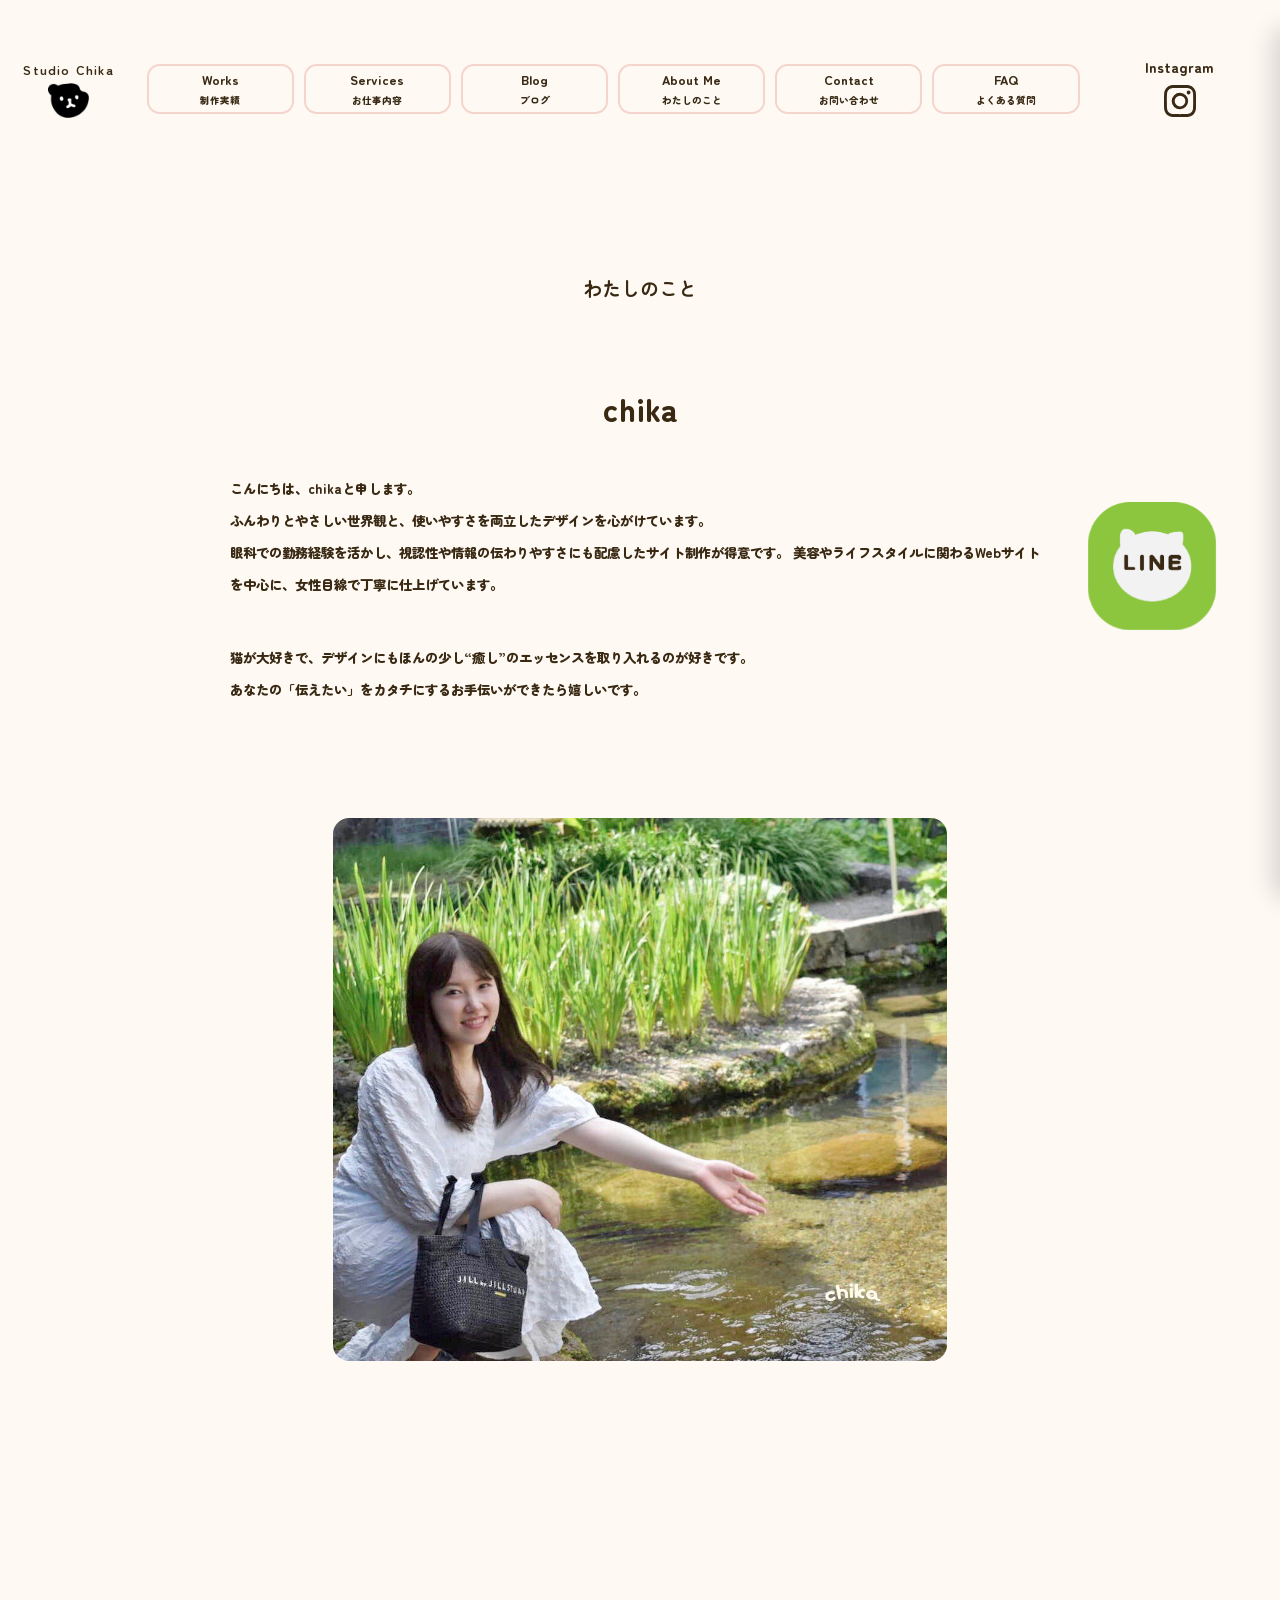
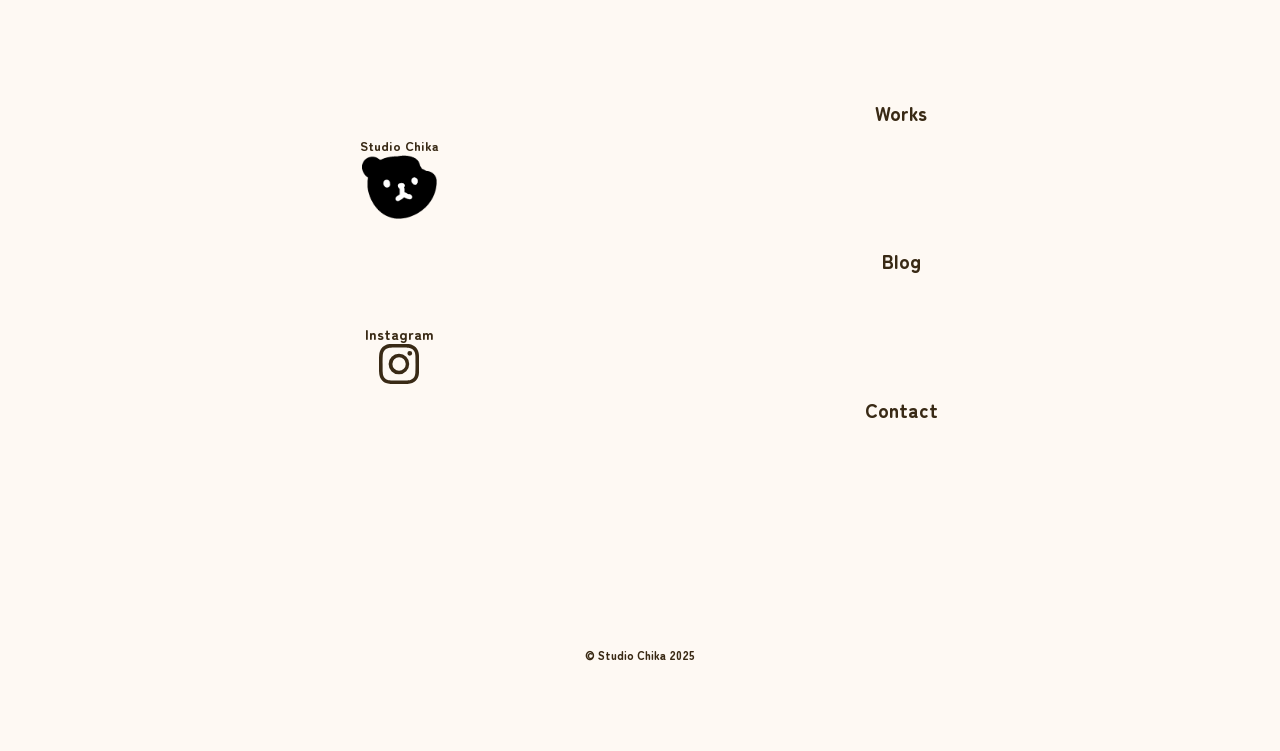
<file: about.html>
<!DOCTYPE html>
<html lang="ja">
  <head>
    <meta charset="utf-8" />
    <meta name="description" content="私のポートフォリオ" />
    <meta
      name="viewport"
      content="width=device-width, initial-scale=1.0, maximum-scale=1.0, user-scalable=no"
    />
    <link rel="stylesheet" href="./css/style.css" />
    <link rel="stylesheet" href="./css/about.css" />
    <link rel="stylesheet" href="./css/responsive.css" />
    <!-- <link rel="stylesheet" href="./css/respon.css" /> -->
    <title>.Studio Chika</title>
    <link rel="preconnect" href="https://fonts.googleapis.com" />
    <link rel="preconnect" href="https://fonts.gstatic.com" crossorigin />
    <link
      href="https://fonts.googleapis.com/css2?family=Inter:wght@200&family=Josefin+Sans:wght@300&family=Kiwi+Maru:wght@300&family=M+PLUS+Rounded+1c:wght@100&family=Noto+Sans+JP:wght@300;400&display=swap"
      rel="stylesheet"
    />
    <!-- ファビコン -->
    <link rel="icon" href="./img/fa.png" />
    <!-- googlefonts -->
    <link rel="preconnect" href="https://fonts.googleapis.com" />
    <link rel="preconnect" href="https://fonts.gstatic.com" crossorigin />
    <link
      href="https://fonts.googleapis.com/css2?family=Zen+Maru+Gothic&display=swap"
      rel="stylesheet"
    />
  </head>
  <body>
    <!-------------------- header -------------------->
    <header>
      <div id="header-wrap">
        <h1 id="header-logo">
          <a id="header-logo-txt" href="index.html">Studio Chika</a>
          <div id="header-logo-img_wrap">
            <a id="header-logo-img" href="./index.html">
              <img src="./img/StudioChika.png" />
            </a>
            <a id="bear-talk" href="">
              <img src="./img/bear-talk_1.png" />
              <img src="./img/bear-talk_2.png" />
              <img src="./img/bear-talk_3.png" />
              <img src="./img/bear-talk_4.png" />
              <img src="./img/bear-talk_5.png" />
              <img src="./img/bear-talk_6.png" />
              <img src="./img/bear-talk_7.png" />
              <img src="./img/bear-talk_8.png" />
              <img src="./img/bear-talk_9.png" />
            </a>
          </div>
        </h1>
        <!-- pc用ナビゲーション -->
        <nav id="nav-pc">
          <ul>
            <li>
              <div class="nav-pc_content">
                <div class="cat-popup">
                  <img src="./img/popuup.png" alt="" />
                </div>
                <a href="./works-archive.html">
                  Works<br /><span class="japan">制作実績</span>
                </a>
              </div>
            </li>
            <li>
              <div class="nav-pc_content">
                <div class="cat-popup">
                  <img src="./img/popuup.png" alt="" />
                </div>
                <a href="./index.html#service">
                  Services<br /><span class="japan">お仕事内容</span>
                </a>
              </div>
            </li>
            <li>
              <div class="nav-pc_content">
                <div class="cat-popup">
                  <img src="./img/popuup.png" alt="" />
                </div>
                <a href="./blog-archive.html">
                  Blog<br /><span class="japan">ブログ</span>
                </a>
              </div>
            </li>
            <li>
              <div class="nav-pc_content">
                <div class="cat-popup">
                  <img src="./img/popuup.png" alt="" />
                </div>
                <a href="./about.html">
                  About Me<br /><span class="japan">わたしのこと</span>
                </a>
              </div>
            </li>
            <li>
              <div class="nav-pc_content">
                <div class="cat-popup">
                  <img src="./img/popuup.png" alt="" />
                </div>
                <a href="./contact.html">
                  Contact<br /><span class="japan">お問い合わせ</span>
                </a>
              </div>
            </li>
            <li>
              <div class="nav-pc_content">
                <div class="cat-popup">
                  <img src="./img/popuup.png" alt="" />
                </div>
                <a href="./faq.html">
                  FAQ<br /><span class="japan">よくある質問</span>
                </a>
              </div>
            </li>
          </ul>
          <div id="icon-instagram">
            <a
              href="https://www.instagram.com/studio___chika?igsh=dW5pYTMybGZkM2Nh&utm_source=qr"
              target="_blank"
              rel="noopener noreferrer"
            >
              <div class="icon-instagram__txt">Instagram</div>
              <div class="icon-instagram__img">
                <svg
                  xmlns="http://www.w3.org/2000/svg"
                  width="16"
                  height="16"
                  fill="currentColor"
                  class="bi bi-instagram"
                  viewBox="0 0 16 16"
                >
                  <path
                    d="M8 0C5.829 0 5.556.01 4.703.048 3.85.088 3.269.222 2.76.42a3.9 3.9 0 0 0-1.417.923A3.9 3.9 0 0 0 .42 2.76C.222 3.268.087 3.85.048 4.7.01 5.555 0 5.827 0 8.001c0 2.172.01 2.444.048 3.297.04.852.174 1.433.372 1.942.205.526.478.972.923 1.417.444.445.89.719 1.416.923.51.198 1.09.333 1.942.372C5.555 15.99 5.827 16 8 16s2.444-.01 3.298-.048c.851-.04 1.434-.174 1.943-.372a3.9 3.9 0 0 0 1.416-.923c.445-.445.718-.891.923-1.417.197-.509.332-1.09.372-1.942C15.99 10.445 16 10.173 16 8s-.01-2.445-.048-3.299c-.04-.851-.175-1.433-.372-1.941a3.9 3.9 0 0 0-.923-1.417A3.9 3.9 0 0 0 13.24.42c-.51-.198-1.092-.333-1.943-.372C10.443.01 10.172 0 7.998 0zm-.717 1.442h.718c2.136 0 2.389.007 3.232.046.78.035 1.204.166 1.486.275.373.145.64.319.92.599s.453.546.598.92c.11.281.24.705.275 1.485.039.843.047 1.096.047 3.231s-.008 2.389-.047 3.232c-.035.78-.166 1.203-.275 1.485a2.5 2.5 0 0 1-.599.919c-.28.28-.546.453-.92.598-.28.11-.704.24-1.485.276-.843.038-1.096.047-3.232.047s-2.39-.009-3.233-.047c-.78-.036-1.203-.166-1.485-.276a2.5 2.5 0 0 1-.92-.598 2.5 2.5 0 0 1-.6-.92c-.109-.281-.24-.705-.275-1.485-.038-.843-.046-1.096-.046-3.233s.008-2.388.046-3.231c.036-.78.166-1.204.276-1.486.145-.373.319-.64.599-.92s.546-.453.92-.598c.282-.11.705-.24 1.485-.276.738-.034 1.024-.044 2.515-.045zm4.988 1.328a.96.96 0 1 0 0 1.92.96.96 0 0 0 0-1.92m-4.27 1.122a4.109 4.109 0 1 0 0 8.217 4.109 4.109 0 0 0 0-8.217m0 1.441a2.667 2.667 0 1 1 0 5.334 2.667 2.667 0 0 1 0-5.334"
                  />
                </svg>
              </div>
            </a>
          </div>
        </nav>
        <!----------- ハンバーガーナビ -------------->
        <button
          id="nav-sp-open-btn"
          class="nav-toggle"
          type="button"
          aria-controls="nav-sp"
          aria-expanded="false"
          aria-label="メニューを開く"
        >
          MENU
        </button>
        <nav
          id="nav-sp"
          class="nav-drawer"
          data-visible="false"
          aria-hidden="true"
        >
          <button
            id="nav-sp-close-btn"
            type="button"
            aria-label="メニューを閉じる"
          >
            CLOSE
          </button>
          <ul class="nav-list">
            <li>
              <a href="./index.html"> Home </a>
            </li>
            <li>
              <a href="./works-archive.html">Works</a>
            </li>
            <li>
              <a href="./index.html#service">Services</a>
            </li>
            <li>
              <a href="./blog-archive.html">Blog</a>
            </li>
            <li>
              <a href="./about.html">About me</a>
            </li>
            <li>
              <a href="./contact.html">Contact</a>
            </li>
            <li>
              <a href="./faq.html">FAQ</a>
            </li>
            <li>
              <a
                href="https://www.instagram.com/studio___chika?igsh=dW5pYTMybGZkM2Nh&utm_source=qr"
                target="_blank"
                rel="noopener noreferrer"
              >
                <div>
                  <svg
                    xmlns="http://www.w3.org/2000/svg"
                    width="20"
                    height="20"
                    fill="currentColor"
                    class="bi bi-instagram"
                    viewBox="0 0 16 16"
                  >
                    <path
                      d="M8 0C5.829 0 5.556.01 4.703.048 3.85.088 3.269.222 2.76.42a3.9 3.9 0 0 0-1.417.923A3.9 3.9 0 0 0 .42 2.76C.222 3.268.087 3.85.048 4.7.01 5.555 0 5.827 0 8.001c0 2.172.01 2.444.048 3.297.04.852.174 1.433.372 1.942.205.526.478.972.923 1.417.444.445.89.719 1.416.923.51.198 1.09.333 1.942.372C5.555 15.99 5.827 16 8 16s2.444-.01 3.298-.048c.851-.04 1.434-.174 1.943-.372a3.9 3.9 0 0 0 1.416-.923c.445-.445.718-.891.923-1.417.197-.509.332-1.09.372-1.942C15.99 10.445 16 10.173 16 8s-.01-2.445-.048-3.299c-.04-.851-.175-1.433-.372-1.941a3.9 3.9 0 0 0-.923-1.417A3.9 3.9 0 0 0 13.24.42c-.51-.198-1.092-.333-1.943-.372C10.443.01 10.172 0 7.998 0zm-.717 1.442h.718c2.136 0 2.389.007 3.232.046.78.035 1.204.166 1.486.275.373.145.64.319.92.599s.453.546.598.92c.11.281.24.705.275 1.485.039.843.047 1.096.047 3.231s-.008 2.389-.047 3.232c-.035.78-.166 1.203-.275 1.485a2.5 2.5 0 0 1-.599.919c-.28.28-.546.453-.92.598-.28.11-.704.24-1.485.276-.843.038-1.096.047-3.232.047s-2.39-.009-3.233-.047c-.78-.036-1.203-.166-1.485-.276a2.5 2.5 0 0 1-.92-.598 2.5 2.5 0 0 1-.6-.92c-.109-.281-.24-.705-.275-1.485-.038-.843-.046-1.096-.046-3.233s.008-2.388.046-3.231c.036-.78.166-1.204.276-1.486.145-.373.319-.64.599-.92s.546-.453.92-.598c.282-.11.705-.24 1.485-.276.738-.034 1.024-.044 2.515-.045zm4.988 1.328a.96.96 0 1 0 0 1.92.96.96 0 0 0 0-1.92m-4.27 1.122a4.109 4.109 0 1 0 0 8.217 4.109 4.109 0 0 0 0-8.217m0 1.441a2.667 2.667 0 1 1 0 5.334 2.667 2.667 0 0 1 0-5.334"
                    />
                  </svg>
                </div>
              </a>
            </li>
          </ul>
        </nav>
      </div>
    </header>

    <!--------------------- main ----------------------->
    <main id="main">
      <!------------------------- line ----------------------->
      <div id="line-wrap">
        <div class="popup-line-message">
          <img src="./img/line-message.png" />
        </div>
        <a id="line-img" href="" target="_blank" rel="noopener noreferrer">
          <img src="./img/line-icon.png" />
        </a>
      </div>
      <!-------------------------- about me ----------------------->
      <article id="about">
        <section id="about-pc">
          <h1 class="ttl">わたしのこと</h1>
          <div id="about-pc__txt">
            <p id="about-pc__txt--name">chika</p>
            <p class="about-pc__txt--bio">
              こんにちは、chikaと申します。<br />
              ふんわりとやさしい世界観と、使いやすさを両立したデザインを心がけています。<br />
              眼科での勤務経験を活かし、視認性や情報の伝わりやすさにも配慮したサイト制作が得意です。
              美容やライフスタイルに関わるWebサイトを中心に、女性目線で丁寧に仕上げています。
            </p>
            <p class="about-pc__txt--bio">
              猫が大好きで、デザインにもほんの少し“癒し”のエッセンスを取り入れるのが好きです。<br />
              あなたの「伝えたい」をカタチにするお手伝いができたら嬉しいです。
            </p>
          </div>
          <div id="about-pc__img">
            <img src="./img/about-pc.png" alt="プロフィール画像" />
          </div>
        </section>
        <section id="about-sp">
          <h1 class="ttl">わたしのこと</h1>
          <div>
            <p>名前</p>
            <p>自己紹介文</p>
          </div>
          <div id="about-sp__img">
            <img src="./img/about-sp.jpg" alt="プロフィール画像" />
          </div>
        </section>
      </article>
    </main>
    <!--------------------------- footer -------------------->
    <footer>
      <!-- pc用ナビゲーション -->
      <div id="footer-content_wrap">
        <div id="footer-icon-wrap">
          <div class="footer-logo">
            <a id="footer-logo_txt" href="index.html"> Studio Chika </a>
            <p>
              <a href="">
                <img src="./img/StudioChika.png" />
              </a>
            </p>
          </div>
          <div id="icon-instagram__footer">
            <a
              href="https://www.instagram.com/studio___chika?igsh=dW5pYTMybGZkM2Nh&utm_source=qr"
              target="_blank"
              rel="noopener noreferrer"
            >
              <div class="icon-instagram__footer--txt">Instagram</div>
              <div class="icon-instagram__footer--img">
                <svg
                  xmlns="http://www.w3.org/2000/svg"
                  width="16"
                  height="16"
                  fill="currentColor"
                  class="bi bi-instagram"
                  viewBox="0 0 16 16"
                >
                  <path
                    d="M8 0C5.829 0 5.556.01 4.703.048 3.85.088 3.269.222 2.76.42a3.9 3.9 0 0 0-1.417.923A3.9 3.9 0 0 0 .42 2.76C.222 3.268.087 3.85.048 4.7.01 5.555 0 5.827 0 8.001c0 2.172.01 2.444.048 3.297.04.852.174 1.433.372 1.942.205.526.478.972.923 1.417.444.445.89.719 1.416.923.51.198 1.09.333 1.942.372C5.555 15.99 5.827 16 8 16s2.444-.01 3.298-.048c.851-.04 1.434-.174 1.943-.372a3.9 3.9 0 0 0 1.416-.923c.445-.445.718-.891.923-1.417.197-.509.332-1.09.372-1.942C15.99 10.445 16 10.173 16 8s-.01-2.445-.048-3.299c-.04-.851-.175-1.433-.372-1.941a3.9 3.9 0 0 0-.923-1.417A3.9 3.9 0 0 0 13.24.42c-.51-.198-1.092-.333-1.943-.372C10.443.01 10.172 0 7.998 0zm-.717 1.442h.718c2.136 0 2.389.007 3.232.046.78.035 1.204.166 1.486.275.373.145.64.319.92.599s.453.546.598.92c.11.281.24.705.275 1.485.039.843.047 1.096.047 3.231s-.008 2.389-.047 3.232c-.035.78-.166 1.203-.275 1.485a2.5 2.5 0 0 1-.599.919c-.28.28-.546.453-.92.598-.28.11-.704.24-1.485.276-.843.038-1.096.047-3.232.047s-2.39-.009-3.233-.047c-.78-.036-1.203-.166-1.485-.276a2.5 2.5 0 0 1-.92-.598 2.5 2.5 0 0 1-.6-.92c-.109-.281-.24-.705-.275-1.485-.038-.843-.046-1.096-.046-3.233s.008-2.388.046-3.231c.036-.78.166-1.204.276-1.486.145-.373.319-.64.599-.92s.546-.453.92-.598c.282-.11.705-.24 1.485-.276.738-.034 1.024-.044 2.515-.045zm4.988 1.328a.96.96 0 1 0 0 1.92.96.96 0 0 0 0-1.92m-4.27 1.122a4.109 4.109 0 1 0 0 8.217 4.109 4.109 0 0 0 0-8.217m0 1.441a2.667 2.667 0 1 1 0 5.334 2.667 2.667 0 0 1 0-5.334"
                  />
                </svg>
              </div>
            </a>
          </div>
        </div>
        <nav id="footer-nav">
          <ul>
            <li>
              <a href="./Works.html" target="_blank" rel="noopener noreferrer">
                Works
              </a>
            </li>
            <li>
              <a
                href="./blog-archive.html"
                target="_blank"
                rel="noopener noreferrer"
              >
                Blog
              </a>
            </li>
            <li>
              <a
                href="./contact.html"
                target="_blank"
                rel="noopener noreferrer"
              >
                Contact
              </a>
            </li>
          </ul>
        </nav>
      </div>
      <p id="copy">&copy; Studio Chika 2025</p>
    </footer>
    <script src="./script.js"></script>
  </body>
</html>
</file>
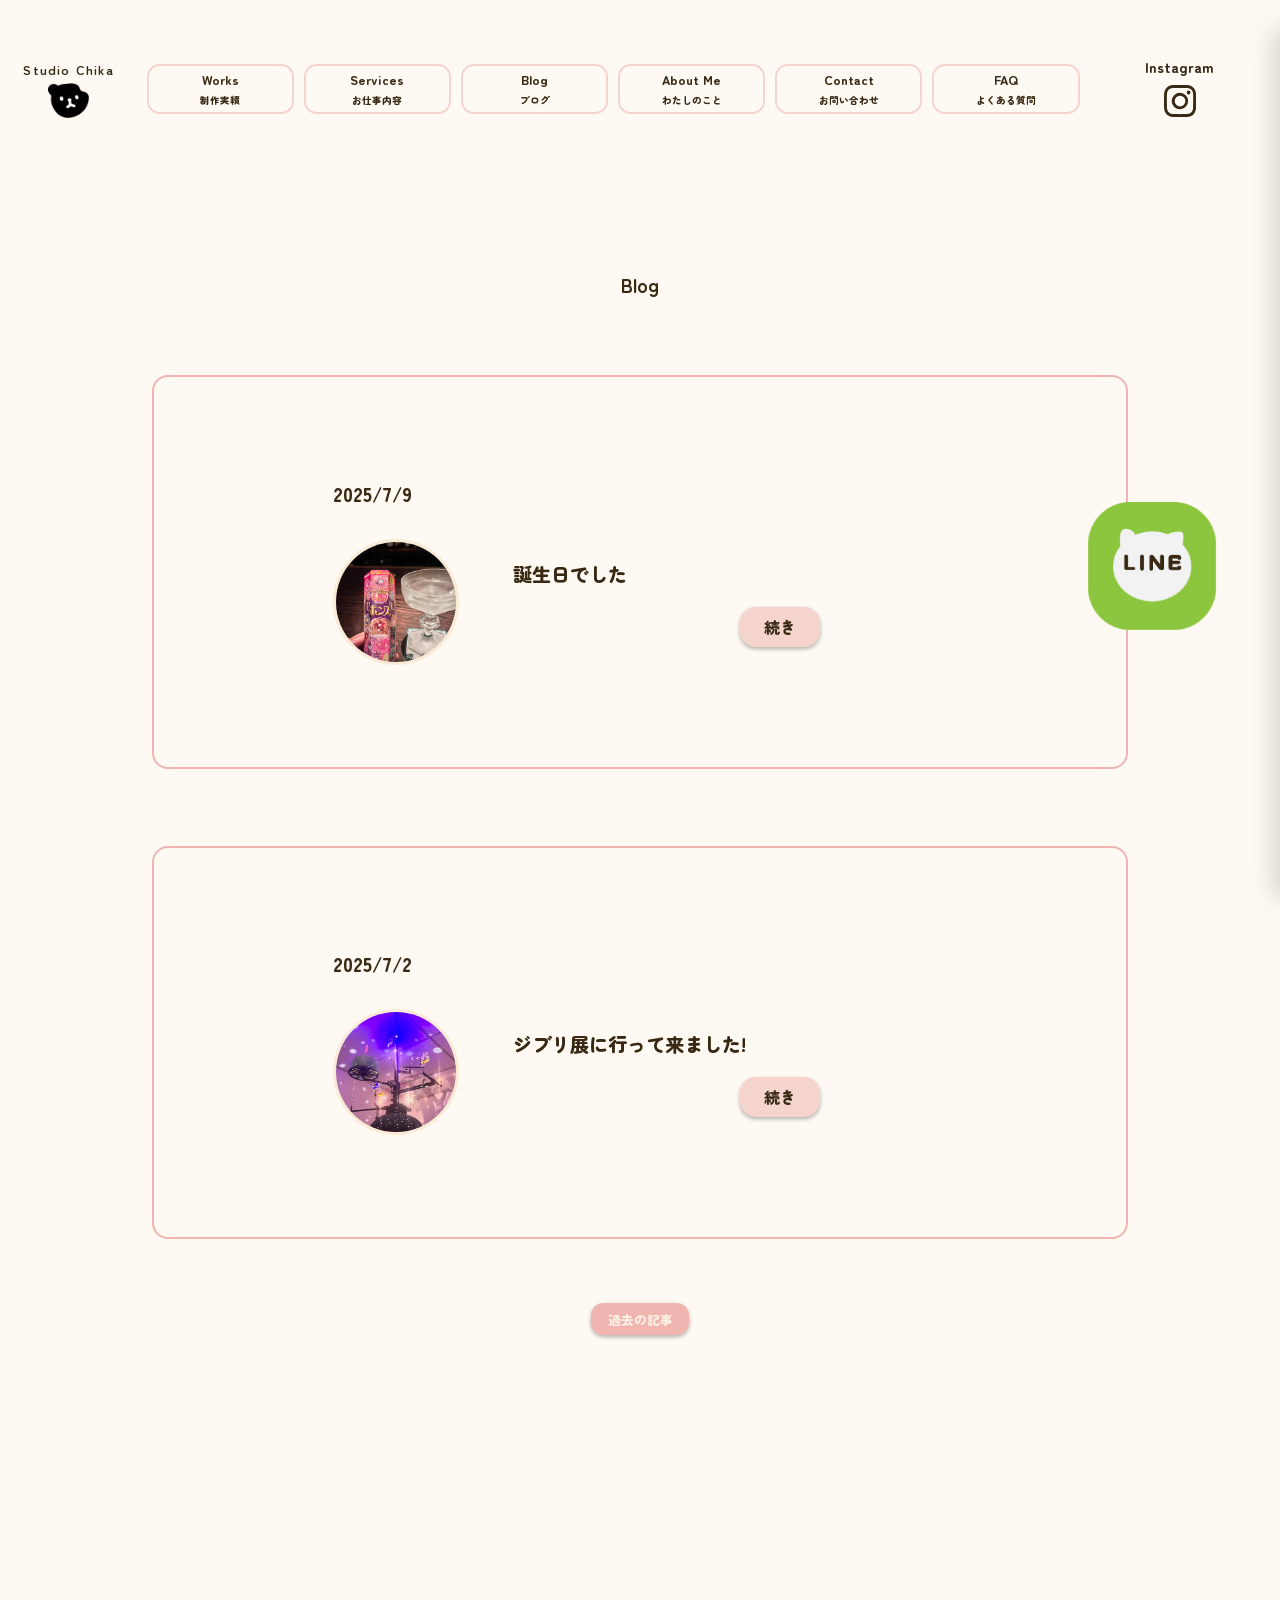
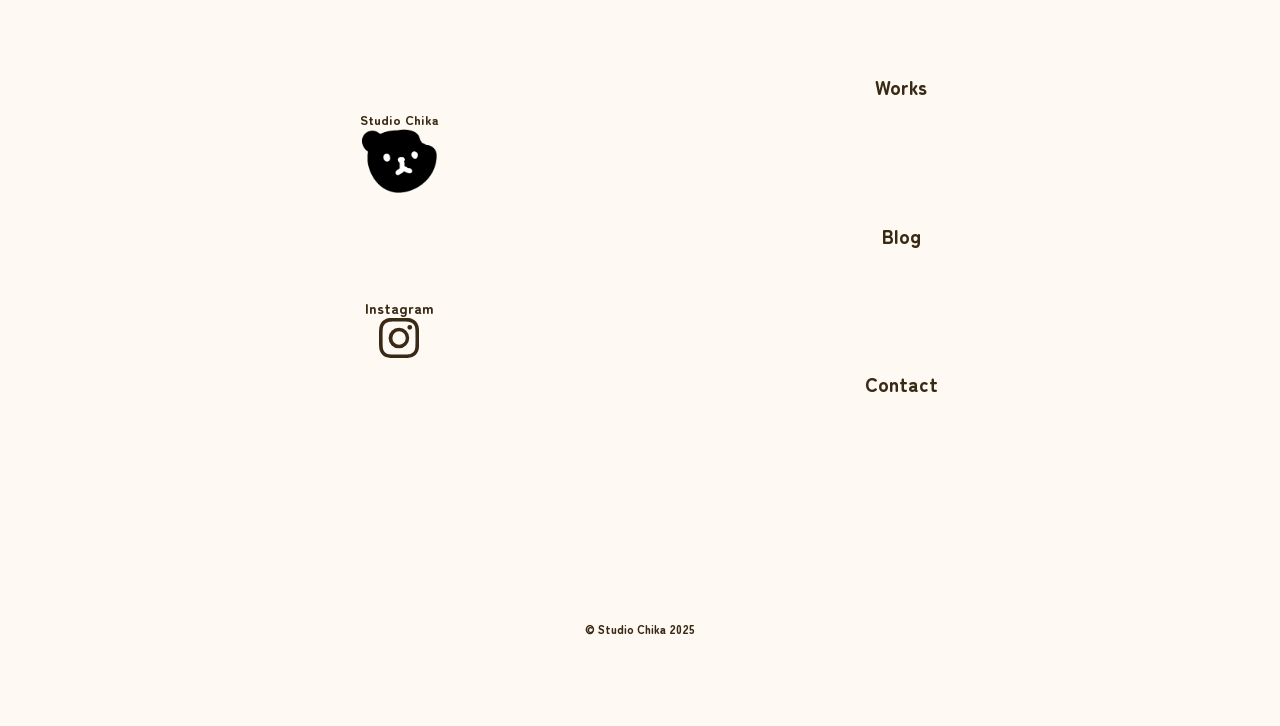
<file: blog-archive.html>
<!DOCTYPE html>
<html lang="ja">
  <head>
    <meta charset="utf-8" />
    <meta name="description" content="私のポートフォリオ" />
    <meta
      name="viewport"
      content="width=device-width, initial-scale=1.0, maximum-scale=1.0, user-scalable=no"
    />
    <link rel="stylesheet" href="./css/style.css" />
    <link rel="stylesheet" href="./css/blog.css" />
    <link rel="stylesheet" href="./css/responsive.css" />
    <!-- <link rel="stylesheet" href="./css/respon.css" /> -->
    <title>.Studio Chika</title>
    <link rel="preconnect" href="https://fonts.googleapis.com" />
    <link rel="preconnect" href="https://fonts.gstatic.com" crossorigin />
    <link
      href="https://fonts.googleapis.com/css2?family=Inter:wght@200&family=Josefin+Sans:wght@300&family=Kiwi+Maru:wght@300&family=M+PLUS+Rounded+1c:wght@100&family=Noto+Sans+JP:wght@300;400&display=swap"
      rel="stylesheet"
    />
    <!-- ファビコン -->
    <link rel="icon" href="./img/fa.png" />
    <!-- googlefonts -->
    <link rel="preconnect" href="https://fonts.googleapis.com" />
    <link rel="preconnect" href="https://fonts.gstatic.com" crossorigin />
    <link
      href="https://fonts.googleapis.com/css2?family=Zen+Maru+Gothic&display=swap"
      rel="stylesheet"
    />
  </head>
  <body>
    <!-------------------- header -------------------->
    <header>
      <div id="header-wrap">
        <h1 id="header-logo">
          <a id="header-logo-txt" href="index.html">Studio Chika</a>
          <div id="header-logo-img_wrap">
            <a id="header-logo-img" href="./index.html">
              <img src="./img/StudioChika.png" />
            </a>
            <a id="bear-talk" href="">
              <img src="./img/bear-talk_1.png" />
              <img src="./img/bear-talk_2.png" />
              <img src="./img/bear-talk_3.png" />
              <img src="./img/bear-talk_4.png" />
              <img src="./img/bear-talk_5.png" />
              <img src="./img/bear-talk_6.png" />
              <img src="./img/bear-talk_7.png" />
              <img src="./img/bear-talk_8.png" />
              <img src="./img/bear-talk_9.png" />
            </a>
          </div>
        </h1>
        <!-- pc用ナビゲーション -->
        <nav id="nav-pc">
          <ul>
            <li>
              <div class="nav-pc_content">
                <div class="cat-popup">
                  <img src="./img/popuup.png" alt="" />
                </div>
                <a href="./works-archive.html">
                  Works<br /><span class="japan">制作実績</span>
                </a>
              </div>
            </li>
            <li>
              <div class="nav-pc_content">
                <div class="cat-popup">
                  <img src="./img/popuup.png" alt="" />
                </div>
                <a href="./index.html#service">
                  Services<br /><span class="japan">お仕事内容</span>
                </a>
              </div>
            </li>
            <li>
              <div class="nav-pc_content">
                <div class="cat-popup">
                  <img src="./img/popuup.png" alt="" />
                </div>
                <a href="./blog-archive.html">
                  Blog<br /><span class="japan">ブログ</span>
                </a>
              </div>
            </li>
            <li>
              <div class="nav-pc_content">
                <div class="cat-popup">
                  <img src="./img/popuup.png" alt="" />
                </div>
                <a href="./about.html">
                  About Me<br /><span class="japan">わたしのこと</span>
                </a>
              </div>
            </li>
            <li>
              <div class="nav-pc_content">
                <div class="cat-popup">
                  <img src="./img/popuup.png" alt="" />
                </div>
                <a href="./contact.html">
                  Contact<br /><span class="japan">お問い合わせ</span>
                </a>
              </div>
            </li>
            <li>
              <div class="nav-pc_content">
                <div class="cat-popup">
                  <img src="./img/popuup.png" alt="" />
                </div>
                <a href="./faq.html">
                  FAQ<br /><span class="japan">よくある質問</span>
                </a>
              </div>
            </li>
          </ul>
          <div id="icon-instagram">
            <a
              href="https://www.instagram.com/studio___chika?igsh=dW5pYTMybGZkM2Nh&utm_source=qr"
              target="_blank"
              rel="noopener noreferrer"
            >
              <div class="icon-instagram__txt">Instagram</div>
              <div class="icon-instagram__img">
                <svg
                  xmlns="http://www.w3.org/2000/svg"
                  width="16"
                  height="16"
                  fill="currentColor"
                  class="bi bi-instagram"
                  viewBox="0 0 16 16"
                >
                  <path
                    d="M8 0C5.829 0 5.556.01 4.703.048 3.85.088 3.269.222 2.76.42a3.9 3.9 0 0 0-1.417.923A3.9 3.9 0 0 0 .42 2.76C.222 3.268.087 3.85.048 4.7.01 5.555 0 5.827 0 8.001c0 2.172.01 2.444.048 3.297.04.852.174 1.433.372 1.942.205.526.478.972.923 1.417.444.445.89.719 1.416.923.51.198 1.09.333 1.942.372C5.555 15.99 5.827 16 8 16s2.444-.01 3.298-.048c.851-.04 1.434-.174 1.943-.372a3.9 3.9 0 0 0 1.416-.923c.445-.445.718-.891.923-1.417.197-.509.332-1.09.372-1.942C15.99 10.445 16 10.173 16 8s-.01-2.445-.048-3.299c-.04-.851-.175-1.433-.372-1.941a3.9 3.9 0 0 0-.923-1.417A3.9 3.9 0 0 0 13.24.42c-.51-.198-1.092-.333-1.943-.372C10.443.01 10.172 0 7.998 0zm-.717 1.442h.718c2.136 0 2.389.007 3.232.046.78.035 1.204.166 1.486.275.373.145.64.319.92.599s.453.546.598.92c.11.281.24.705.275 1.485.039.843.047 1.096.047 3.231s-.008 2.389-.047 3.232c-.035.78-.166 1.203-.275 1.485a2.5 2.5 0 0 1-.599.919c-.28.28-.546.453-.92.598-.28.11-.704.24-1.485.276-.843.038-1.096.047-3.232.047s-2.39-.009-3.233-.047c-.78-.036-1.203-.166-1.485-.276a2.5 2.5 0 0 1-.92-.598 2.5 2.5 0 0 1-.6-.92c-.109-.281-.24-.705-.275-1.485-.038-.843-.046-1.096-.046-3.233s.008-2.388.046-3.231c.036-.78.166-1.204.276-1.486.145-.373.319-.64.599-.92s.546-.453.92-.598c.282-.11.705-.24 1.485-.276.738-.034 1.024-.044 2.515-.045zm4.988 1.328a.96.96 0 1 0 0 1.92.96.96 0 0 0 0-1.92m-4.27 1.122a4.109 4.109 0 1 0 0 8.217 4.109 4.109 0 0 0 0-8.217m0 1.441a2.667 2.667 0 1 1 0 5.334 2.667 2.667 0 0 1 0-5.334"
                  />
                </svg>
              </div>
            </a>
          </div>
        </nav>
        <!----------- ハンバーガーナビ -------------->
        <button
          id="nav-sp-open-btn"
          class="nav-toggle"
          type="button"
          aria-controls="nav-sp"
          aria-expanded="false"
          aria-label="メニューを開く"
        >
          MENU
        </button>
        <nav
          id="nav-sp"
          class="nav-drawer"
          data-visible="false"
          aria-hidden="true"
        >
          <button
            id="nav-sp-close-btn"
            type="button"
            aria-label="メニューを閉じる"
          >
            CLOSE
          </button>
          <ul class="nav-list">
            <li>
              <a href="./index.html"> Home </a>
            </li>
            <li>
              <a href="./works-archive.html">Works</a>
            </li>
            <li>
              <a href="./index.html#service">Services</a>
            </li>
            <li>
              <a href="./blog-archive.html">Blog</a>
            </li>
            <li>
              <a href="./about.html">About me</a>
            </li>
            <li>
              <a href="./contact.html">Contact</a>
            </li>
            <li>
              <a href="./faq.html">FAQ</a>
            </li>
            <li>
              <a
                href="https://www.instagram.com/studio___chika?igsh=dW5pYTMybGZkM2Nh&utm_source=qr"
                target="_blank"
                rel="noopener noreferrer"
              >
                <div>
                  <svg
                    xmlns="http://www.w3.org/2000/svg"
                    width="20"
                    height="20"
                    fill="currentColor"
                    class="bi bi-instagram"
                    viewBox="0 0 16 16"
                  >
                    <path
                      d="M8 0C5.829 0 5.556.01 4.703.048 3.85.088 3.269.222 2.76.42a3.9 3.9 0 0 0-1.417.923A3.9 3.9 0 0 0 .42 2.76C.222 3.268.087 3.85.048 4.7.01 5.555 0 5.827 0 8.001c0 2.172.01 2.444.048 3.297.04.852.174 1.433.372 1.942.205.526.478.972.923 1.417.444.445.89.719 1.416.923.51.198 1.09.333 1.942.372C5.555 15.99 5.827 16 8 16s2.444-.01 3.298-.048c.851-.04 1.434-.174 1.943-.372a3.9 3.9 0 0 0 1.416-.923c.445-.445.718-.891.923-1.417.197-.509.332-1.09.372-1.942C15.99 10.445 16 10.173 16 8s-.01-2.445-.048-3.299c-.04-.851-.175-1.433-.372-1.941a3.9 3.9 0 0 0-.923-1.417A3.9 3.9 0 0 0 13.24.42c-.51-.198-1.092-.333-1.943-.372C10.443.01 10.172 0 7.998 0zm-.717 1.442h.718c2.136 0 2.389.007 3.232.046.78.035 1.204.166 1.486.275.373.145.64.319.92.599s.453.546.598.92c.11.281.24.705.275 1.485.039.843.047 1.096.047 3.231s-.008 2.389-.047 3.232c-.035.78-.166 1.203-.275 1.485a2.5 2.5 0 0 1-.599.919c-.28.28-.546.453-.92.598-.28.11-.704.24-1.485.276-.843.038-1.096.047-3.232.047s-2.39-.009-3.233-.047c-.78-.036-1.203-.166-1.485-.276a2.5 2.5 0 0 1-.92-.598 2.5 2.5 0 0 1-.6-.92c-.109-.281-.24-.705-.275-1.485-.038-.843-.046-1.096-.046-3.233s.008-2.388.046-3.231c.036-.78.166-1.204.276-1.486.145-.373.319-.64.599-.92s.546-.453.92-.598c.282-.11.705-.24 1.485-.276.738-.034 1.024-.044 2.515-.045zm4.988 1.328a.96.96 0 1 0 0 1.92.96.96 0 0 0 0-1.92m-4.27 1.122a4.109 4.109 0 1 0 0 8.217 4.109 4.109 0 0 0 0-8.217m0 1.441a2.667 2.667 0 1 1 0 5.334 2.667 2.667 0 0 1 0-5.334"
                    />
                  </svg>
                </div>
              </a>
            </li>
          </ul>
        </nav>
      </div>
    </header>
    <!--------------------- main ----------------------->
    <main id="main">
      <!------------------------- line ----------------------->
      <div id="line-wrap">
        <div class="popup-line-message">
          <img src="./img/line-message.png" />
        </div>
        <a
          id="line-img"
          href="https://lin.ee/Jpfigf6"
          target="_blank"
          rel="noopener noreferrer"
        >
          <img src="./img/line-icon.png" />
        </a>
      </div>

      <!--------------------------blog-archive---------------------->
      <article id="blog">
        <h2 class="top-ttl">Blog</h2>
        <div class="blog-wrap">
          <p class="blog-date">2025/7/9</p>
          <div class="thumbnail-txt_wrap">
            <div class="blog-thumbnail">
              <a href="./blog-single-page-2.html">
                <img src="./img/birthday.jpg" />
              </a>
            </div>
            <div class="blog-content">
              <p class="blog-text">誕生日でした</p>
              <p class="blog-readmore">
                <a href="./blog-single-page-2.html"> 続き </a>
              </p>
            </div>
          </div>
        </div>
        <div class="blog-wrap">
          <p class="blog-date">2025/7/2</p>
          <div class="thumbnail-txt_wrap">
            <div class="blog-thumbnail">
              <a href="./blog-single-page.html">
                <img src="./img/jibli.jpg" />
              </a>
            </div>
            <div class="blog-content">
              <p class="blog-text">ジブリ展に行って来ました!</p>
              <p class="blog-readmore">
                <a href="./blog-single-page.html"> 続き </a>
              </p>
            </div>
          </div>
        </div>
        <p id="blog-back-number">
          <a href="./blog-archive.html" id="past-posts"> 過去の記事 </a>
        </p>
      </article>
    </main>
    <!--------------------------- footer -------------------->
    <footer>
      <!-- pc用ナビゲーション -->
      <div id="footer-content_wrap">
        <div id="footer-icon-wrap">
          <div class="footer-logo">
            <a id="footer-logo_txt" href="index.html"> Studio Chika </a>
            <p>
              <a href="">
                <img src="./img/StudioChika.png" />
              </a>
            </p>
          </div>
          <div id="icon-instagram__footer">
            <a
              href="https://www.instagram.com/studio___chika?igsh=dW5pYTMybGZkM2Nh&utm_source=qr"
              target="_blank"
              rel="noopener noreferrer"
            >
              <div class="icon-instagram__footer--txt">Instagram</div>
              <div class="icon-instagram__footer--img">
                <svg
                  xmlns="http://www.w3.org/2000/svg"
                  width="16"
                  height="16"
                  fill="currentColor"
                  class="bi bi-instagram"
                  viewBox="0 0 16 16"
                >
                  <path
                    d="M8 0C5.829 0 5.556.01 4.703.048 3.85.088 3.269.222 2.76.42a3.9 3.9 0 0 0-1.417.923A3.9 3.9 0 0 0 .42 2.76C.222 3.268.087 3.85.048 4.7.01 5.555 0 5.827 0 8.001c0 2.172.01 2.444.048 3.297.04.852.174 1.433.372 1.942.205.526.478.972.923 1.417.444.445.89.719 1.416.923.51.198 1.09.333 1.942.372C5.555 15.99 5.827 16 8 16s2.444-.01 3.298-.048c.851-.04 1.434-.174 1.943-.372a3.9 3.9 0 0 0 1.416-.923c.445-.445.718-.891.923-1.417.197-.509.332-1.09.372-1.942C15.99 10.445 16 10.173 16 8s-.01-2.445-.048-3.299c-.04-.851-.175-1.433-.372-1.941a3.9 3.9 0 0 0-.923-1.417A3.9 3.9 0 0 0 13.24.42c-.51-.198-1.092-.333-1.943-.372C10.443.01 10.172 0 7.998 0zm-.717 1.442h.718c2.136 0 2.389.007 3.232.046.78.035 1.204.166 1.486.275.373.145.64.319.92.599s.453.546.598.92c.11.281.24.705.275 1.485.039.843.047 1.096.047 3.231s-.008 2.389-.047 3.232c-.035.78-.166 1.203-.275 1.485a2.5 2.5 0 0 1-.599.919c-.28.28-.546.453-.92.598-.28.11-.704.24-1.485.276-.843.038-1.096.047-3.232.047s-2.39-.009-3.233-.047c-.78-.036-1.203-.166-1.485-.276a2.5 2.5 0 0 1-.92-.598 2.5 2.5 0 0 1-.6-.92c-.109-.281-.24-.705-.275-1.485-.038-.843-.046-1.096-.046-3.233s.008-2.388.046-3.231c.036-.78.166-1.204.276-1.486.145-.373.319-.64.599-.92s.546-.453.92-.598c.282-.11.705-.24 1.485-.276.738-.034 1.024-.044 2.515-.045zm4.988 1.328a.96.96 0 1 0 0 1.92.96.96 0 0 0 0-1.92m-4.27 1.122a4.109 4.109 0 1 0 0 8.217 4.109 4.109 0 0 0 0-8.217m0 1.441a2.667 2.667 0 1 1 0 5.334 2.667 2.667 0 0 1 0-5.334"
                  />
                </svg>
              </div>
            </a>
          </div>
        </div>
        <nav id="footer-nav">
          <ul>
            <li>
              <a
                href="./works-archive.html"
                target="_blank"
                rel="noopener noreferrer"
              >
                Works
              </a>
            </li>
            <li>
              <a
                href="./blog-archive.html"
                target="_blank"
                rel="noopener noreferrer"
              >
                Blog
              </a>
            </li>
            <li>
              <a
                href="./contact.html"
                target="_blank"
                rel="noopener noreferrer"
              >
                Contact
              </a>
            </li>
          </ul>
        </nav>
      </div>
      <p id="copy">&copy; Studio Chika 2025</p>
    </footer>
    <script src="./script.js"></script>
  </body>
</html>
</file>
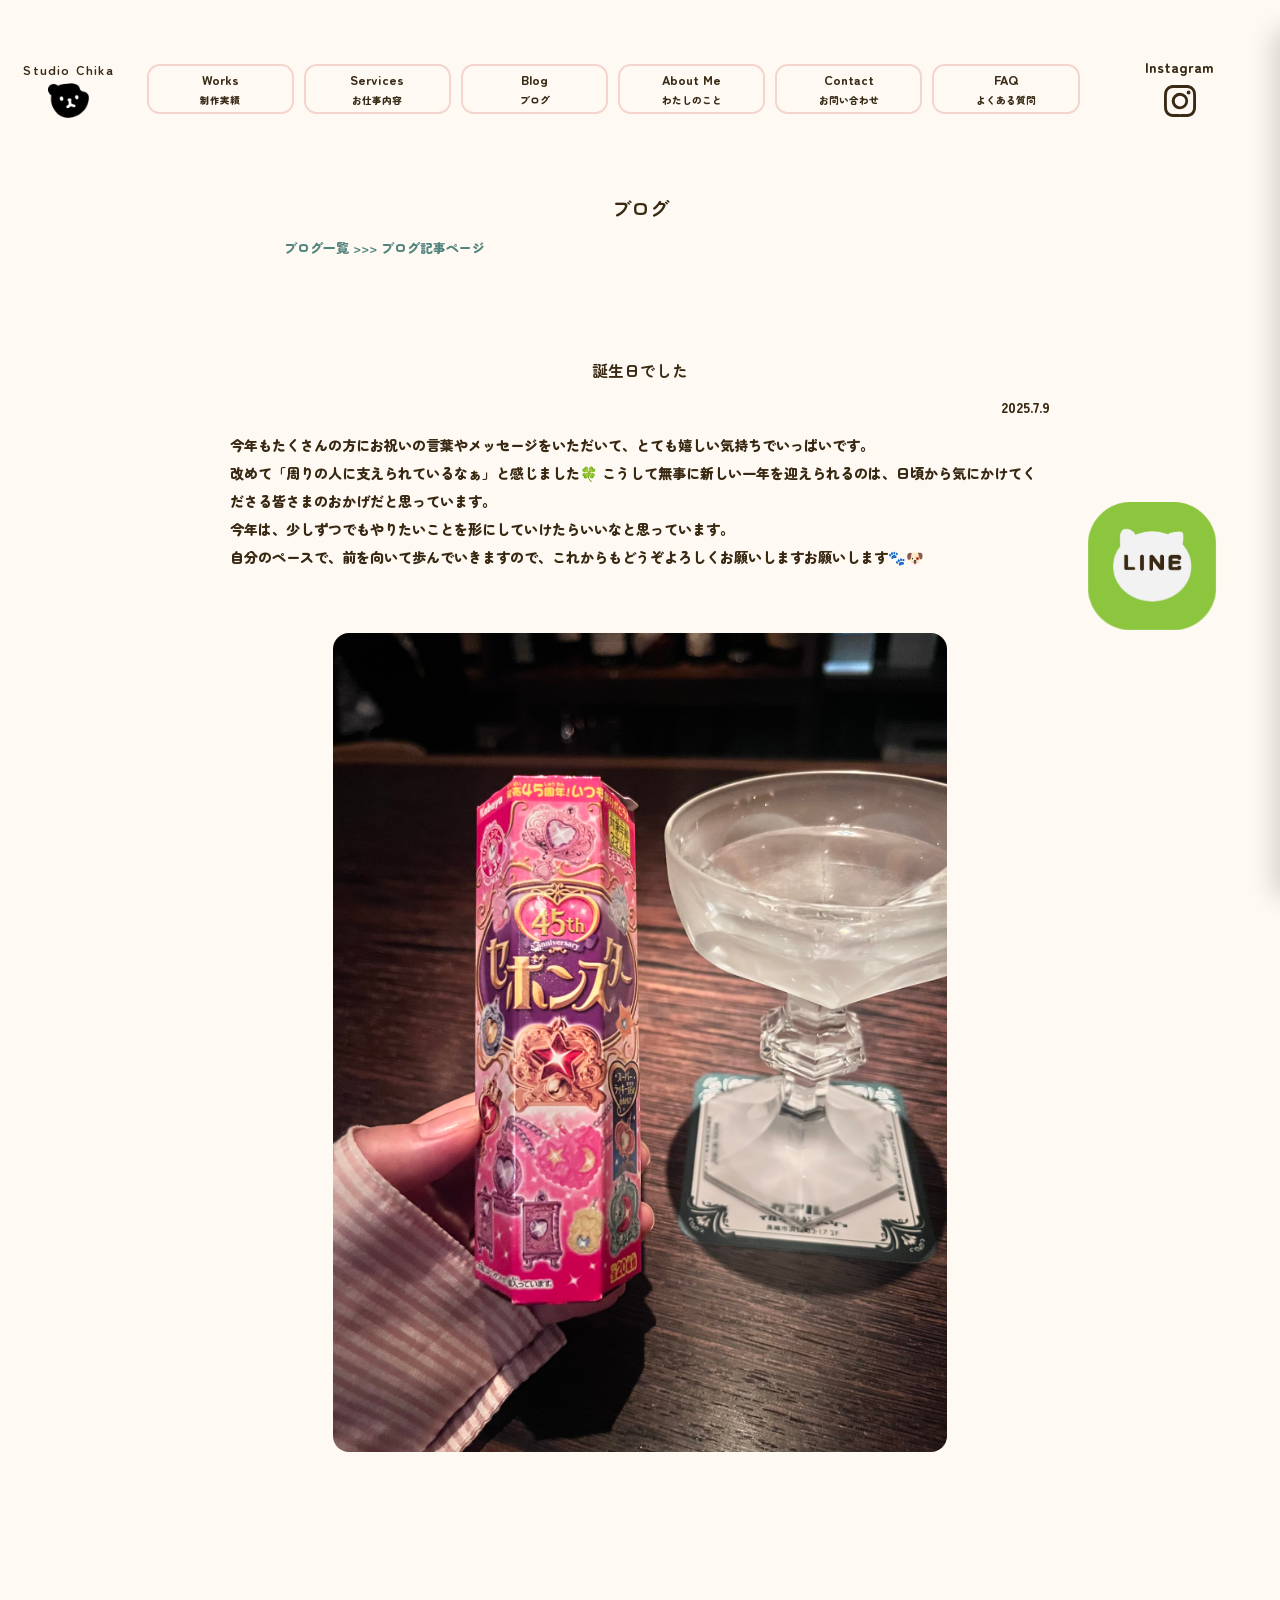
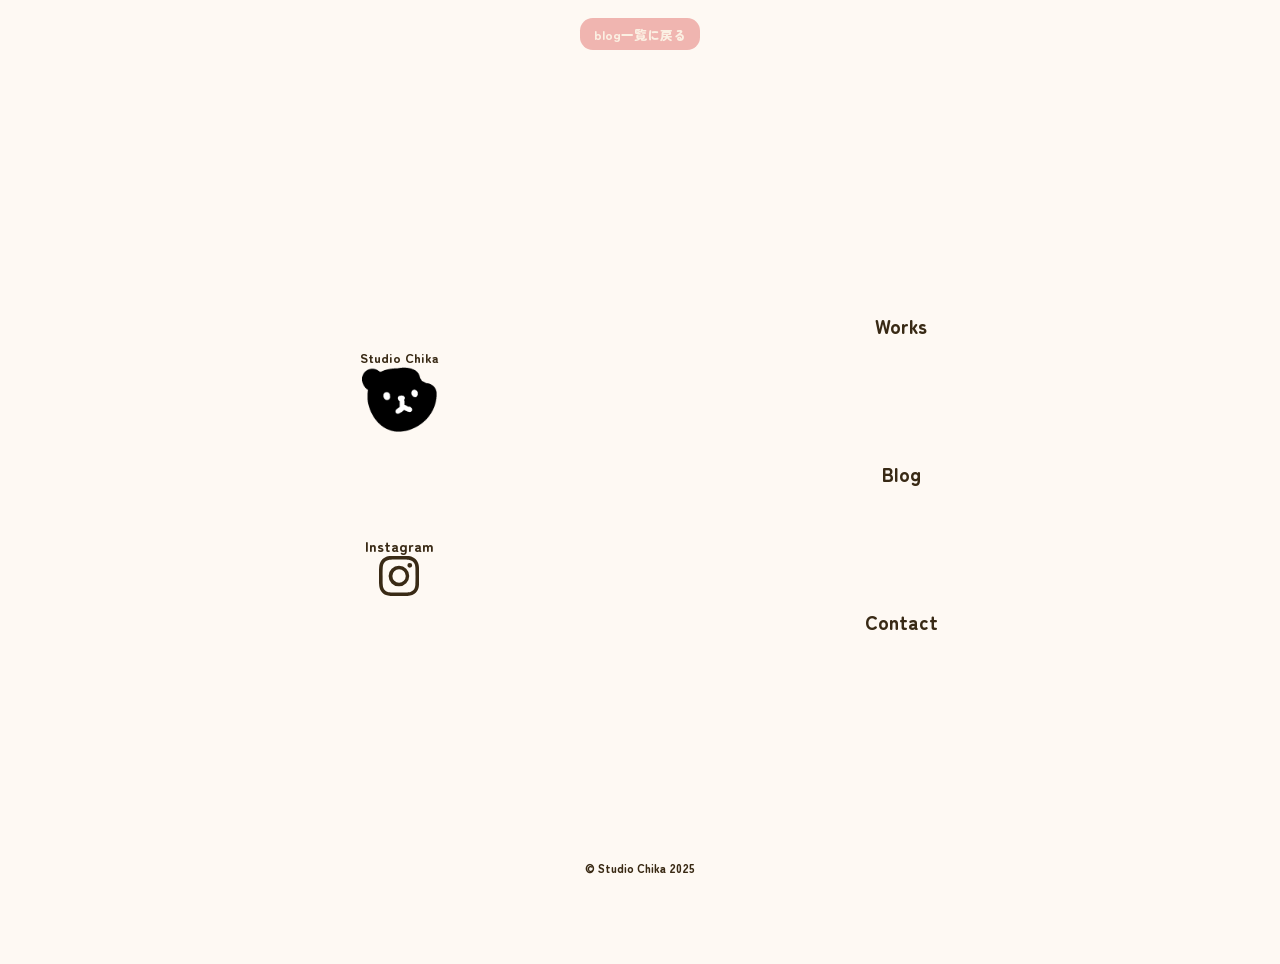
<file: blog-single-page-2.html>
<!DOCTYPE html>
<html lang="ja">
  <head>
    <meta charset="utf-8" />
    <meta name="description" content="私のポートフォリオ" />
    <meta
      name="viewport"
      content="width=device-width, initial-scale=1.0, maximum-scale=1.0, user-scalable=no"
    />
    <link rel="stylesheet" href="./css/style.css" />
    <link rel="stylesheet" href="./css/blog.css" />
    <link rel="stylesheet" href="./css/responsive.css" />
    <!-- <link rel="stylesheet" href="./css/respon.css" /> -->
    <title>.Studio Chika</title>
    <link rel="preconnect" href="https://fonts.googleapis.com" />
    <link rel="preconnect" href="https://fonts.gstatic.com" crossorigin />
    <link
      href="https://fonts.googleapis.com/css2?family=Inter:wght@200&family=Josefin+Sans:wght@300&family=Kiwi+Maru:wght@300&family=M+PLUS+Rounded+1c:wght@100&family=Noto+Sans+JP:wght@300;400&display=swap"
      rel="stylesheet"
    />
    <!-- ファビコン -->
    <link rel="icon" href="./img/fa.png" />
    <!-- googlefonts -->
    <link rel="preconnect" href="https://fonts.googleapis.com" />
    <link rel="preconnect" href="https://fonts.gstatic.com" crossorigin />
    <link
      href="https://fonts.googleapis.com/css2?family=Zen+Maru+Gothic&display=swap"
      rel="stylesheet"
    />
  </head>
  <body>
    <!-------------------- header -------------------->
    <header>
      <div id="header-wrap">
        <h1 id="header-logo">
          <a id="header-logo-txt" href="index.html">Studio Chika</a>
          <div id="header-logo-img_wrap">
            <a id="header-logo-img" href="./index.html">
              <img src="./img/StudioChika.png" />
            </a>
            <a id="bear-talk" href="">
              <img src="./img/bear-talk_1.png" />
              <img src="./img/bear-talk_2.png" />
              <img src="./img/bear-talk_3.png" />
              <img src="./img/bear-talk_4.png" />
              <img src="./img/bear-talk_5.png" />
              <img src="./img/bear-talk_6.png" />
              <img src="./img/bear-talk_7.png" />
              <img src="./img/bear-talk_8.png" />
              <img src="./img/bear-talk_9.png" />
            </a>
          </div>
        </h1>
        <!-- pc用ナビゲーション -->
        <nav id="nav-pc">
          <ul>
            <li>
              <div class="nav-pc_content">
                <div class="cat-popup">
                  <img src="./img/popuup.png" alt="" />
                </div>
                <a href="./works-archive.html">
                  Works<br /><span class="japan">制作実績</span>
                </a>
              </div>
            </li>
            <li>
              <div class="nav-pc_content">
                <div class="cat-popup">
                  <img src="./img/popuup.png" alt="" />
                </div>
                <a href="./index.html#service">
                  Services<br /><span class="japan">お仕事内容</span>
                </a>
              </div>
            </li>
            <li>
              <div class="nav-pc_content">
                <div class="cat-popup">
                  <img src="./img/popuup.png" alt="" />
                </div>
                <a href="./blog-archive.html">
                  Blog<br /><span class="japan">ブログ</span>
                </a>
              </div>
            </li>
            <li>
              <div class="nav-pc_content">
                <div class="cat-popup">
                  <img src="./img/popuup.png" alt="" />
                </div>
                <a href="./about.html">
                  About Me<br /><span class="japan">わたしのこと</span>
                </a>
              </div>
            </li>
            <li>
              <div class="nav-pc_content">
                <div class="cat-popup">
                  <img src="./img/popuup.png" alt="" />
                </div>
                <a href="./contact.html">
                  Contact<br /><span class="japan">お問い合わせ</span>
                </a>
              </div>
            </li>
            <li>
              <div class="nav-pc_content">
                <div class="cat-popup">
                  <img src="./img/popuup.png" alt="" />
                </div>
                <a href="./faq.html">
                  FAQ<br /><span class="japan">よくある質問</span>
                </a>
              </div>
            </li>
          </ul>
          <div id="icon-instagram">
            <a
              href="https://www.instagram.com/studio___chika?igsh=dW5pYTMybGZkM2Nh&utm_source=qr"
              target="_blank"
              rel="noopener noreferrer"
            >
              <div class="icon-instagram__txt">Instagram</div>
              <div class="icon-instagram__img">
                <svg
                  xmlns="http://www.w3.org/2000/svg"
                  width="16"
                  height="16"
                  fill="currentColor"
                  class="bi bi-instagram"
                  viewBox="0 0 16 16"
                >
                  <path
                    d="M8 0C5.829 0 5.556.01 4.703.048 3.85.088 3.269.222 2.76.42a3.9 3.9 0 0 0-1.417.923A3.9 3.9 0 0 0 .42 2.76C.222 3.268.087 3.85.048 4.7.01 5.555 0 5.827 0 8.001c0 2.172.01 2.444.048 3.297.04.852.174 1.433.372 1.942.205.526.478.972.923 1.417.444.445.89.719 1.416.923.51.198 1.09.333 1.942.372C5.555 15.99 5.827 16 8 16s2.444-.01 3.298-.048c.851-.04 1.434-.174 1.943-.372a3.9 3.9 0 0 0 1.416-.923c.445-.445.718-.891.923-1.417.197-.509.332-1.09.372-1.942C15.99 10.445 16 10.173 16 8s-.01-2.445-.048-3.299c-.04-.851-.175-1.433-.372-1.941a3.9 3.9 0 0 0-.923-1.417A3.9 3.9 0 0 0 13.24.42c-.51-.198-1.092-.333-1.943-.372C10.443.01 10.172 0 7.998 0zm-.717 1.442h.718c2.136 0 2.389.007 3.232.046.78.035 1.204.166 1.486.275.373.145.64.319.92.599s.453.546.598.92c.11.281.24.705.275 1.485.039.843.047 1.096.047 3.231s-.008 2.389-.047 3.232c-.035.78-.166 1.203-.275 1.485a2.5 2.5 0 0 1-.599.919c-.28.28-.546.453-.92.598-.28.11-.704.24-1.485.276-.843.038-1.096.047-3.232.047s-2.39-.009-3.233-.047c-.78-.036-1.203-.166-1.485-.276a2.5 2.5 0 0 1-.92-.598 2.5 2.5 0 0 1-.6-.92c-.109-.281-.24-.705-.275-1.485-.038-.843-.046-1.096-.046-3.233s.008-2.388.046-3.231c.036-.78.166-1.204.276-1.486.145-.373.319-.64.599-.92s.546-.453.92-.598c.282-.11.705-.24 1.485-.276.738-.034 1.024-.044 2.515-.045zm4.988 1.328a.96.96 0 1 0 0 1.92.96.96 0 0 0 0-1.92m-4.27 1.122a4.109 4.109 0 1 0 0 8.217 4.109 4.109 0 0 0 0-8.217m0 1.441a2.667 2.667 0 1 1 0 5.334 2.667 2.667 0 0 1 0-5.334"
                  />
                </svg>
              </div>
            </a>
          </div>
        </nav>
        <!----------- ハンバーガーナビ -------------->
        <button
          id="nav-sp-open-btn"
          class="nav-toggle"
          type="button"
          aria-controls="nav-sp"
          aria-expanded="false"
          aria-label="メニューを開く"
        >
          MENU
        </button>
        <nav
          id="nav-sp"
          class="nav-drawer"
          data-visible="false"
          aria-hidden="true"
        >
          <button
            id="nav-sp-close-btn"
            type="button"
            aria-label="メニューを閉じる"
          >
            CLOSE
          </button>
          <ul class="nav-list">
            <li>
              <a href="./index.html"> Home </a>
            </li>
            <li>
              <a href="./works-archive.html">Works</a>
            </li>
            <li>
              <a href="./index.html#service">Services</a>
            </li>
            <li>
              <a href="./blog-archive.html">Blog</a>
            </li>
            <li>
              <a href="./about.html">About me</a>
            </li>
            <li>
              <a href="./contact.html">Contact</a>
            </li>
            <li>
              <a href="./faq.html">FAQ</a>
            </li>
            <li>
              <a
                href="https://www.instagram.com/studio___chika?igsh=dW5pYTMybGZkM2Nh&utm_source=qr"
                target="_blank"
                rel="noopener noreferrer"
              >
                <div>
                  <svg
                    xmlns="http://www.w3.org/2000/svg"
                    width="20"
                    height="20"
                    fill="currentColor"
                    class="bi bi-instagram"
                    viewBox="0 0 16 16"
                  >
                    <path
                      d="M8 0C5.829 0 5.556.01 4.703.048 3.85.088 3.269.222 2.76.42a3.9 3.9 0 0 0-1.417.923A3.9 3.9 0 0 0 .42 2.76C.222 3.268.087 3.85.048 4.7.01 5.555 0 5.827 0 8.001c0 2.172.01 2.444.048 3.297.04.852.174 1.433.372 1.942.205.526.478.972.923 1.417.444.445.89.719 1.416.923.51.198 1.09.333 1.942.372C5.555 15.99 5.827 16 8 16s2.444-.01 3.298-.048c.851-.04 1.434-.174 1.943-.372a3.9 3.9 0 0 0 1.416-.923c.445-.445.718-.891.923-1.417.197-.509.332-1.09.372-1.942C15.99 10.445 16 10.173 16 8s-.01-2.445-.048-3.299c-.04-.851-.175-1.433-.372-1.941a3.9 3.9 0 0 0-.923-1.417A3.9 3.9 0 0 0 13.24.42c-.51-.198-1.092-.333-1.943-.372C10.443.01 10.172 0 7.998 0zm-.717 1.442h.718c2.136 0 2.389.007 3.232.046.78.035 1.204.166 1.486.275.373.145.64.319.92.599s.453.546.598.92c.11.281.24.705.275 1.485.039.843.047 1.096.047 3.231s-.008 2.389-.047 3.232c-.035.78-.166 1.203-.275 1.485a2.5 2.5 0 0 1-.599.919c-.28.28-.546.453-.92.598-.28.11-.704.24-1.485.276-.843.038-1.096.047-3.232.047s-2.39-.009-3.233-.047c-.78-.036-1.203-.166-1.485-.276a2.5 2.5 0 0 1-.92-.598 2.5 2.5 0 0 1-.6-.92c-.109-.281-.24-.705-.275-1.485-.038-.843-.046-1.096-.046-3.233s.008-2.388.046-3.231c.036-.78.166-1.204.276-1.486.145-.373.319-.64.599-.92s.546-.453.92-.598c.282-.11.705-.24 1.485-.276.738-.034 1.024-.044 2.515-.045zm4.988 1.328a.96.96 0 1 0 0 1.92.96.96 0 0 0 0-1.92m-4.27 1.122a4.109 4.109 0 1 0 0 8.217 4.109 4.109 0 0 0 0-8.217m0 1.441a2.667 2.667 0 1 1 0 5.334 2.667 2.667 0 0 1 0-5.334"
                    />
                  </svg>
                </div>
              </a>
            </li>
          </ul>
        </nav>
      </div>
    </header>

    <!--------------------- main ----------------------->
    <main id="main">
      <!------------------------- line ----------------------->
      <div id="line-wrap">
        <div class="popup-line-message">
          <img src="./img/line-message.png" />
        </div>
        <a
          id="line-img"
          href="https://lin.ee/Jpfigf6"
          target="_blank"
          rel="noopener noreferrer"
        >
          <img src="./img/line-icon.png" />
        </a>
      </div>

      <!--------------------------blog-single---------------------->
      <article id="blog-single">
        <h1 class="ttl">ブログ</h1>
        <div class="pankuzu">
          <a href="./blog-archive.html">ブログ一覧 </a> >>> ブログ記事ページ
        </div>
        <div id="blog-single__contents">
          <h2 id="blog-single__ttl">誕生日でした</h2>
          <p id="blog-single__date">2025.7.9</p>
          <p id="blog-single__txt">
            今年もたくさんの方にお祝いの言葉やメッセージをいただいて、とても嬉しい気持ちでいっぱいです。<br />
            改めて「周りの人に支えられているなぁ」と感じました🍀
            こうして無事に新しい一年を迎えられるのは、日頃から気にかけてくださる皆さまのおかげだと思っています。<br />
            今年は、少しずつでもやりたいことを形にしていけたらいいなと思っています。<br />
            自分のペースで、前を向いて歩んでいきますので、これからもどうぞよろしくお願いしますお願いします🐾🐶
          </p>
          <div id="blog-single__thumbnail">
            <!--------- blopサムネ ---------->
            <img src="./img/birthday.jpg" alt="ブログのサムネイル" />
          </div>
        </div>
        <p id="blog-single__back">
          <a href="./blog-archive.html">blog一覧に戻る</a>
        </p>
      </article>
    </main>
    <!--------------------------- footer -------------------->
    <footer>
      <!-- pc用ナビゲーション -->
      <div id="footer-content_wrap">
        <div id="footer-icon-wrap">
          <div class="footer-logo">
            <a id="footer-logo_txt" href="index.html"> Studio Chika </a>
            <p>
              <a href="">
                <img src="./img/StudioChika.png" />
              </a>
            </p>
          </div>
          <div id="icon-instagram__footer">
            <a
              href="https://www.instagram.com/studio___chika?igsh=dW5pYTMybGZkM2Nh&utm_source=qr"
              target="_blank"
              rel="noopener noreferrer"
            >
              <div class="icon-instagram__footer--txt">Instagram</div>
              <div class="icon-instagram__footer--img">
                <svg
                  xmlns="http://www.w3.org/2000/svg"
                  width="16"
                  height="16"
                  fill="currentColor"
                  class="bi bi-instagram"
                  viewBox="0 0 16 16"
                >
                  <path
                    d="M8 0C5.829 0 5.556.01 4.703.048 3.85.088 3.269.222 2.76.42a3.9 3.9 0 0 0-1.417.923A3.9 3.9 0 0 0 .42 2.76C.222 3.268.087 3.85.048 4.7.01 5.555 0 5.827 0 8.001c0 2.172.01 2.444.048 3.297.04.852.174 1.433.372 1.942.205.526.478.972.923 1.417.444.445.89.719 1.416.923.51.198 1.09.333 1.942.372C5.555 15.99 5.827 16 8 16s2.444-.01 3.298-.048c.851-.04 1.434-.174 1.943-.372a3.9 3.9 0 0 0 1.416-.923c.445-.445.718-.891.923-1.417.197-.509.332-1.09.372-1.942C15.99 10.445 16 10.173 16 8s-.01-2.445-.048-3.299c-.04-.851-.175-1.433-.372-1.941a3.9 3.9 0 0 0-.923-1.417A3.9 3.9 0 0 0 13.24.42c-.51-.198-1.092-.333-1.943-.372C10.443.01 10.172 0 7.998 0zm-.717 1.442h.718c2.136 0 2.389.007 3.232.046.78.035 1.204.166 1.486.275.373.145.64.319.92.599s.453.546.598.92c.11.281.24.705.275 1.485.039.843.047 1.096.047 3.231s-.008 2.389-.047 3.232c-.035.78-.166 1.203-.275 1.485a2.5 2.5 0 0 1-.599.919c-.28.28-.546.453-.92.598-.28.11-.704.24-1.485.276-.843.038-1.096.047-3.232.047s-2.39-.009-3.233-.047c-.78-.036-1.203-.166-1.485-.276a2.5 2.5 0 0 1-.92-.598 2.5 2.5 0 0 1-.6-.92c-.109-.281-.24-.705-.275-1.485-.038-.843-.046-1.096-.046-3.233s.008-2.388.046-3.231c.036-.78.166-1.204.276-1.486.145-.373.319-.64.599-.92s.546-.453.92-.598c.282-.11.705-.24 1.485-.276.738-.034 1.024-.044 2.515-.045zm4.988 1.328a.96.96 0 1 0 0 1.92.96.96 0 0 0 0-1.92m-4.27 1.122a4.109 4.109 0 1 0 0 8.217 4.109 4.109 0 0 0 0-8.217m0 1.441a2.667 2.667 0 1 1 0 5.334 2.667 2.667 0 0 1 0-5.334"
                  />
                </svg>
              </div>
            </a>
          </div>
        </div>
        <nav id="footer-nav">
          <ul>
            <li>
              <a href="./works-archive.html"> Works </a>
            </li>
            <li>
              <a href="./blog-archive.html"> Blog </a>
            </li>
            <li>
              <a href="./contact.html"> Contact </a>
            </li>
          </ul>
        </nav>
      </div>
      <p id="copy">&copy; Studio Chika 2025</p>
    </footer>
    <script src="./script.js"></script>
  </body>
</html>
</file>
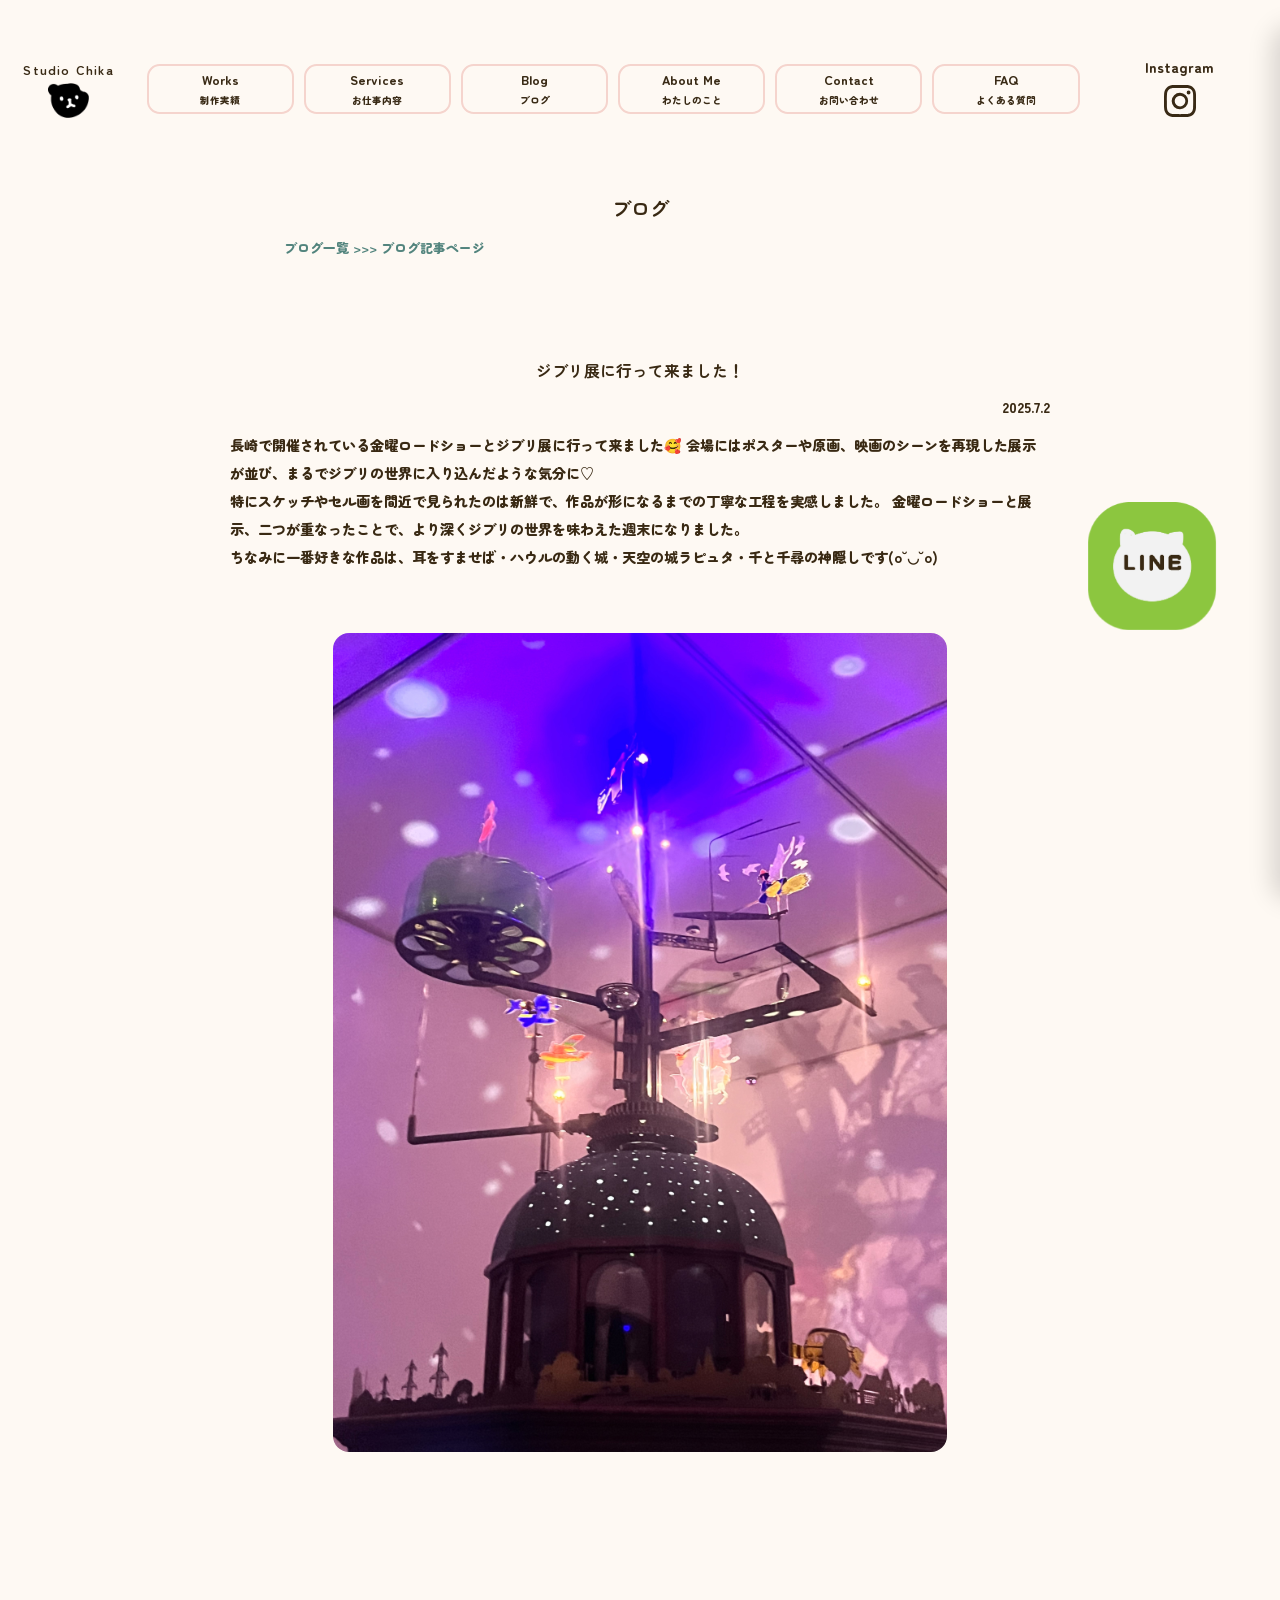
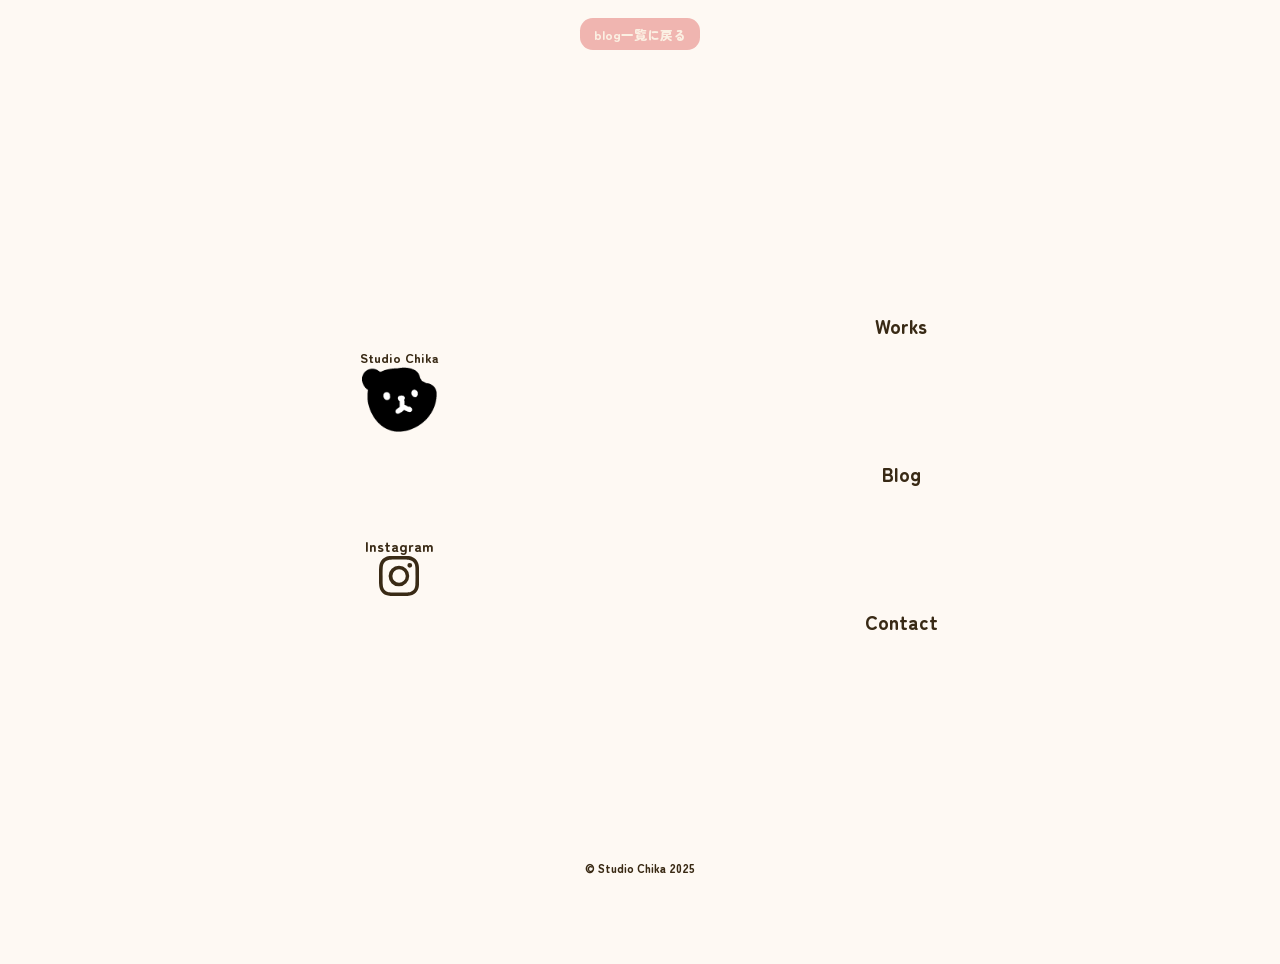
<file: blog-single-page.html>
<!DOCTYPE html>
<html lang="ja">
  <head>
    <meta charset="utf-8" />
    <meta name="description" content="私のポートフォリオ" />
    <meta
      name="viewport"
      content="width=device-width, initial-scale=1.0, maximum-scale=1.0, user-scalable=no"
    />
    <link rel="stylesheet" href="./css/style.css" />
    <link rel="stylesheet" href="./css/blog.css" />
    <link rel="stylesheet" href="./css/responsive.css" />
    <!-- <link rel="stylesheet" href="./css/respon.css" /> -->
    <title>.Studio Chika</title>
    <link rel="preconnect" href="https://fonts.googleapis.com" />
    <link rel="preconnect" href="https://fonts.gstatic.com" crossorigin />
    <link
      href="https://fonts.googleapis.com/css2?family=Inter:wght@200&family=Josefin+Sans:wght@300&family=Kiwi+Maru:wght@300&family=M+PLUS+Rounded+1c:wght@100&family=Noto+Sans+JP:wght@300;400&display=swap"
      rel="stylesheet"
    />
    <!-- ファビコン -->
    <link rel="icon" href="./img/fa.png" />
    <!-- googlefonts -->
    <link rel="preconnect" href="https://fonts.googleapis.com" />
    <link rel="preconnect" href="https://fonts.gstatic.com" crossorigin />
    <link
      href="https://fonts.googleapis.com/css2?family=Zen+Maru+Gothic&display=swap"
      rel="stylesheet"
    />
  </head>
  <body>
    <!-------------------- header -------------------->
    <header>
      <div id="header-wrap">
        <h1 id="header-logo">
          <a id="header-logo-txt" href="index.html">Studio Chika</a>
          <div id="header-logo-img_wrap">
            <a id="header-logo-img" href="./index.html">
              <img src="./img/StudioChika.png" />
            </a>
            <a id="bear-talk" href="">
              <img src="./img/bear-talk_1.png" />
              <img src="./img/bear-talk_2.png" />
              <img src="./img/bear-talk_3.png" />
              <img src="./img/bear-talk_4.png" />
              <img src="./img/bear-talk_5.png" />
              <img src="./img/bear-talk_6.png" />
              <img src="./img/bear-talk_7.png" />
              <img src="./img/bear-talk_8.png" />
              <img src="./img/bear-talk_9.png" />
            </a>
          </div>
        </h1>
        <!-- pc用ナビゲーション -->
        <nav id="nav-pc">
          <ul>
            <li>
              <div class="nav-pc_content">
                <div class="cat-popup">
                  <img src="./img/popuup.png" alt="" />
                </div>
                <a href="./works-archive.html">
                  Works<br /><span class="japan">制作実績</span>
                </a>
              </div>
            </li>
            <li>
              <div class="nav-pc_content">
                <div class="cat-popup">
                  <img src="./img/popuup.png" alt="" />
                </div>
                <a href="./index.html#service">
                  Services<br /><span class="japan">お仕事内容</span>
                </a>
              </div>
            </li>
            <li>
              <div class="nav-pc_content">
                <div class="cat-popup">
                  <img src="./img/popuup.png" alt="" />
                </div>
                <a href="./blog-archive.html">
                  Blog<br /><span class="japan">ブログ</span>
                </a>
              </div>
            </li>
            <li>
              <div class="nav-pc_content">
                <div class="cat-popup">
                  <img src="./img/popuup.png" alt="" />
                </div>
                <a href="./about.html">
                  About Me<br /><span class="japan">わたしのこと</span>
                </a>
              </div>
            </li>
            <li>
              <div class="nav-pc_content">
                <div class="cat-popup">
                  <img src="./img/popuup.png" alt="" />
                </div>
                <a href="./contact.html">
                  Contact<br /><span class="japan">お問い合わせ</span>
                </a>
              </div>
            </li>
            <li>
              <div class="nav-pc_content">
                <div class="cat-popup">
                  <img src="./img/popuup.png" alt="" />
                </div>
                <a href="./faq.html">
                  FAQ<br /><span class="japan">よくある質問</span>
                </a>
              </div>
            </li>
          </ul>
          <div id="icon-instagram">
            <a
              href="https://www.instagram.com/studio___chika?igsh=dW5pYTMybGZkM2Nh&utm_source=qr"
              target="_blank"
              rel="noopener noreferrer"
            >
              <div class="icon-instagram__txt">Instagram</div>
              <div class="icon-instagram__img">
                <svg
                  xmlns="http://www.w3.org/2000/svg"
                  width="16"
                  height="16"
                  fill="currentColor"
                  class="bi bi-instagram"
                  viewBox="0 0 16 16"
                >
                  <path
                    d="M8 0C5.829 0 5.556.01 4.703.048 3.85.088 3.269.222 2.76.42a3.9 3.9 0 0 0-1.417.923A3.9 3.9 0 0 0 .42 2.76C.222 3.268.087 3.85.048 4.7.01 5.555 0 5.827 0 8.001c0 2.172.01 2.444.048 3.297.04.852.174 1.433.372 1.942.205.526.478.972.923 1.417.444.445.89.719 1.416.923.51.198 1.09.333 1.942.372C5.555 15.99 5.827 16 8 16s2.444-.01 3.298-.048c.851-.04 1.434-.174 1.943-.372a3.9 3.9 0 0 0 1.416-.923c.445-.445.718-.891.923-1.417.197-.509.332-1.09.372-1.942C15.99 10.445 16 10.173 16 8s-.01-2.445-.048-3.299c-.04-.851-.175-1.433-.372-1.941a3.9 3.9 0 0 0-.923-1.417A3.9 3.9 0 0 0 13.24.42c-.51-.198-1.092-.333-1.943-.372C10.443.01 10.172 0 7.998 0zm-.717 1.442h.718c2.136 0 2.389.007 3.232.046.78.035 1.204.166 1.486.275.373.145.64.319.92.599s.453.546.598.92c.11.281.24.705.275 1.485.039.843.047 1.096.047 3.231s-.008 2.389-.047 3.232c-.035.78-.166 1.203-.275 1.485a2.5 2.5 0 0 1-.599.919c-.28.28-.546.453-.92.598-.28.11-.704.24-1.485.276-.843.038-1.096.047-3.232.047s-2.39-.009-3.233-.047c-.78-.036-1.203-.166-1.485-.276a2.5 2.5 0 0 1-.92-.598 2.5 2.5 0 0 1-.6-.92c-.109-.281-.24-.705-.275-1.485-.038-.843-.046-1.096-.046-3.233s.008-2.388.046-3.231c.036-.78.166-1.204.276-1.486.145-.373.319-.64.599-.92s.546-.453.92-.598c.282-.11.705-.24 1.485-.276.738-.034 1.024-.044 2.515-.045zm4.988 1.328a.96.96 0 1 0 0 1.92.96.96 0 0 0 0-1.92m-4.27 1.122a4.109 4.109 0 1 0 0 8.217 4.109 4.109 0 0 0 0-8.217m0 1.441a2.667 2.667 0 1 1 0 5.334 2.667 2.667 0 0 1 0-5.334"
                  />
                </svg>
              </div>
            </a>
          </div>
        </nav>
        <!----------- ハンバーガーナビ -------------->
        <button
          id="nav-sp-open-btn"
          class="nav-toggle"
          type="button"
          aria-controls="nav-sp"
          aria-expanded="false"
          aria-label="メニューを開く"
        >
          MENU
        </button>
        <nav
          id="nav-sp"
          class="nav-drawer"
          data-visible="false"
          aria-hidden="true"
        >
          <button
            id="nav-sp-close-btn"
            type="button"
            aria-label="メニューを閉じる"
          >
            CLOSE
          </button>
          <ul class="nav-list">
            <li>
              <a href="./index.html"> Home </a>
            </li>
            <li>
              <a href="./works-archive.html">Works</a>
            </li>
            <li>
              <a href="./index.html#service">Services</a>
            </li>
            <li>
              <a href="./blog-archive.html">Blog</a>
            </li>
            <li>
              <a href="./about.html">About me</a>
            </li>
            <li>
              <a href="./contact.html">Contact</a>
            </li>
            <li>
              <a href="./faq.html">FAQ</a>
            </li>
            <li>
              <a
                href="https://www.instagram.com/studio___chika?igsh=dW5pYTMybGZkM2Nh&utm_source=qr"
                target="_blank"
                rel="noopener noreferrer"
              >
                <div>
                  <svg
                    xmlns="http://www.w3.org/2000/svg"
                    width="20"
                    height="20"
                    fill="currentColor"
                    class="bi bi-instagram"
                    viewBox="0 0 16 16"
                  >
                    <path
                      d="M8 0C5.829 0 5.556.01 4.703.048 3.85.088 3.269.222 2.76.42a3.9 3.9 0 0 0-1.417.923A3.9 3.9 0 0 0 .42 2.76C.222 3.268.087 3.85.048 4.7.01 5.555 0 5.827 0 8.001c0 2.172.01 2.444.048 3.297.04.852.174 1.433.372 1.942.205.526.478.972.923 1.417.444.445.89.719 1.416.923.51.198 1.09.333 1.942.372C5.555 15.99 5.827 16 8 16s2.444-.01 3.298-.048c.851-.04 1.434-.174 1.943-.372a3.9 3.9 0 0 0 1.416-.923c.445-.445.718-.891.923-1.417.197-.509.332-1.09.372-1.942C15.99 10.445 16 10.173 16 8s-.01-2.445-.048-3.299c-.04-.851-.175-1.433-.372-1.941a3.9 3.9 0 0 0-.923-1.417A3.9 3.9 0 0 0 13.24.42c-.51-.198-1.092-.333-1.943-.372C10.443.01 10.172 0 7.998 0zm-.717 1.442h.718c2.136 0 2.389.007 3.232.046.78.035 1.204.166 1.486.275.373.145.64.319.92.599s.453.546.598.92c.11.281.24.705.275 1.485.039.843.047 1.096.047 3.231s-.008 2.389-.047 3.232c-.035.78-.166 1.203-.275 1.485a2.5 2.5 0 0 1-.599.919c-.28.28-.546.453-.92.598-.28.11-.704.24-1.485.276-.843.038-1.096.047-3.232.047s-2.39-.009-3.233-.047c-.78-.036-1.203-.166-1.485-.276a2.5 2.5 0 0 1-.92-.598 2.5 2.5 0 0 1-.6-.92c-.109-.281-.24-.705-.275-1.485-.038-.843-.046-1.096-.046-3.233s.008-2.388.046-3.231c.036-.78.166-1.204.276-1.486.145-.373.319-.64.599-.92s.546-.453.92-.598c.282-.11.705-.24 1.485-.276.738-.034 1.024-.044 2.515-.045zm4.988 1.328a.96.96 0 1 0 0 1.92.96.96 0 0 0 0-1.92m-4.27 1.122a4.109 4.109 0 1 0 0 8.217 4.109 4.109 0 0 0 0-8.217m0 1.441a2.667 2.667 0 1 1 0 5.334 2.667 2.667 0 0 1 0-5.334"
                    />
                  </svg>
                </div>
              </a>
            </li>
          </ul>
        </nav>
      </div>
    </header>

    <!--------------------- main ----------------------->
    <main id="main">
      <!------------------------- line ----------------------->
      <div id="line-wrap">
        <div class="popup-line-message">
          <img src="./img/line-message.png" />
        </div>
        <a
          id="line-img"
          href="https://lin.ee/Jpfigf6"
          target="_blank"
          rel="noopener noreferrer"
        >
          <img src="./img/line-icon.png" />
        </a>
      </div>

      <!--------------------------blog-single---------------------->
      <article id="blog-single">
        <h1 class="ttl">ブログ</h1>
        <div class="pankuzu">
          <a href="./blog-archive.html">ブログ一覧 </a> >>> ブログ記事ページ
        </div>
        <div id="blog-single__contents">
          <h2 id="blog-single__ttl">ジブリ展に行って来ました！</h2>
          <p id="blog-single__date">2025.7.2</p>
          <p id="blog-single__txt">
            長崎で開催されている金曜ロードショーとジブリ展に行って来ました🥰
            会場にはポスターや原画、映画のシーンを再現した展示が並び、まるでジブリの世界に入り込んだような気分に♡<br />
            特にスケッチやセル画を間近で見られたのは新鮮で、作品が形になるまでの丁寧な工程を実感しました。
            金曜ロードショーと展示、二つが重なったことで、より深くジブリの世界を味わえた週末になりました。
            <br />ちなみに一番好きな作品は、耳をすませば・ハウルの動く城・天空の城ラピュタ・千と千尋の神隠しです(o˘◡︎˘o)
          </p>
          <div id="blog-single__thumbnail">
            <!--------- blopサムネ ---------->
            <img src="./img/jibli.jpg" alt="ブログのサムネイル" />
          </div>
        </div>
        <p id="blog-single__back">
          <a href="./blog-archive.html">blog一覧に戻る</a>
        </p>
      </article>
    </main>
    <!--------------------------- footer -------------------->
    <footer>
      <!-- pc用ナビゲーション -->
      <div id="footer-content_wrap">
        <div id="footer-icon-wrap">
          <div class="footer-logo">
            <a id="footer-logo_txt" href="index.html"> Studio Chika </a>
            <p>
              <a href="">
                <img src="./img/StudioChika.png" />
              </a>
            </p>
          </div>
          <div id="icon-instagram__footer">
            <a
              href="https://www.instagram.com/studio___chika?igsh=dW5pYTMybGZkM2Nh&utm_source=qr"
              target="_blank"
              rel="noopener noreferrer"
            >
              <div class="icon-instagram__footer--txt">Instagram</div>
              <div class="icon-instagram__footer--img">
                <svg
                  xmlns="http://www.w3.org/2000/svg"
                  width="16"
                  height="16"
                  fill="currentColor"
                  class="bi bi-instagram"
                  viewBox="0 0 16 16"
                >
                  <path
                    d="M8 0C5.829 0 5.556.01 4.703.048 3.85.088 3.269.222 2.76.42a3.9 3.9 0 0 0-1.417.923A3.9 3.9 0 0 0 .42 2.76C.222 3.268.087 3.85.048 4.7.01 5.555 0 5.827 0 8.001c0 2.172.01 2.444.048 3.297.04.852.174 1.433.372 1.942.205.526.478.972.923 1.417.444.445.89.719 1.416.923.51.198 1.09.333 1.942.372C5.555 15.99 5.827 16 8 16s2.444-.01 3.298-.048c.851-.04 1.434-.174 1.943-.372a3.9 3.9 0 0 0 1.416-.923c.445-.445.718-.891.923-1.417.197-.509.332-1.09.372-1.942C15.99 10.445 16 10.173 16 8s-.01-2.445-.048-3.299c-.04-.851-.175-1.433-.372-1.941a3.9 3.9 0 0 0-.923-1.417A3.9 3.9 0 0 0 13.24.42c-.51-.198-1.092-.333-1.943-.372C10.443.01 10.172 0 7.998 0zm-.717 1.442h.718c2.136 0 2.389.007 3.232.046.78.035 1.204.166 1.486.275.373.145.64.319.92.599s.453.546.598.92c.11.281.24.705.275 1.485.039.843.047 1.096.047 3.231s-.008 2.389-.047 3.232c-.035.78-.166 1.203-.275 1.485a2.5 2.5 0 0 1-.599.919c-.28.28-.546.453-.92.598-.28.11-.704.24-1.485.276-.843.038-1.096.047-3.232.047s-2.39-.009-3.233-.047c-.78-.036-1.203-.166-1.485-.276a2.5 2.5 0 0 1-.92-.598 2.5 2.5 0 0 1-.6-.92c-.109-.281-.24-.705-.275-1.485-.038-.843-.046-1.096-.046-3.233s.008-2.388.046-3.231c.036-.78.166-1.204.276-1.486.145-.373.319-.64.599-.92s.546-.453.92-.598c.282-.11.705-.24 1.485-.276.738-.034 1.024-.044 2.515-.045zm4.988 1.328a.96.96 0 1 0 0 1.92.96.96 0 0 0 0-1.92m-4.27 1.122a4.109 4.109 0 1 0 0 8.217 4.109 4.109 0 0 0 0-8.217m0 1.441a2.667 2.667 0 1 1 0 5.334 2.667 2.667 0 0 1 0-5.334"
                  />
                </svg>
              </div>
            </a>
          </div>
        </div>
        <nav id="footer-nav">
          <ul>
            <li>
              <a href="./works-archive.html"> Works </a>
            </li>
            <li>
              <a href="./blog-archive.html"> Blog </a>
            </li>
            <li>
              <a href="./contact.html"> Contact </a>
            </li>
          </ul>
        </nav>
      </div>
      <p id="copy">&copy; Studio Chika 2025</p>
    </footer>
    <script src="./script.js"></script>
  </body>
</html>
</file>
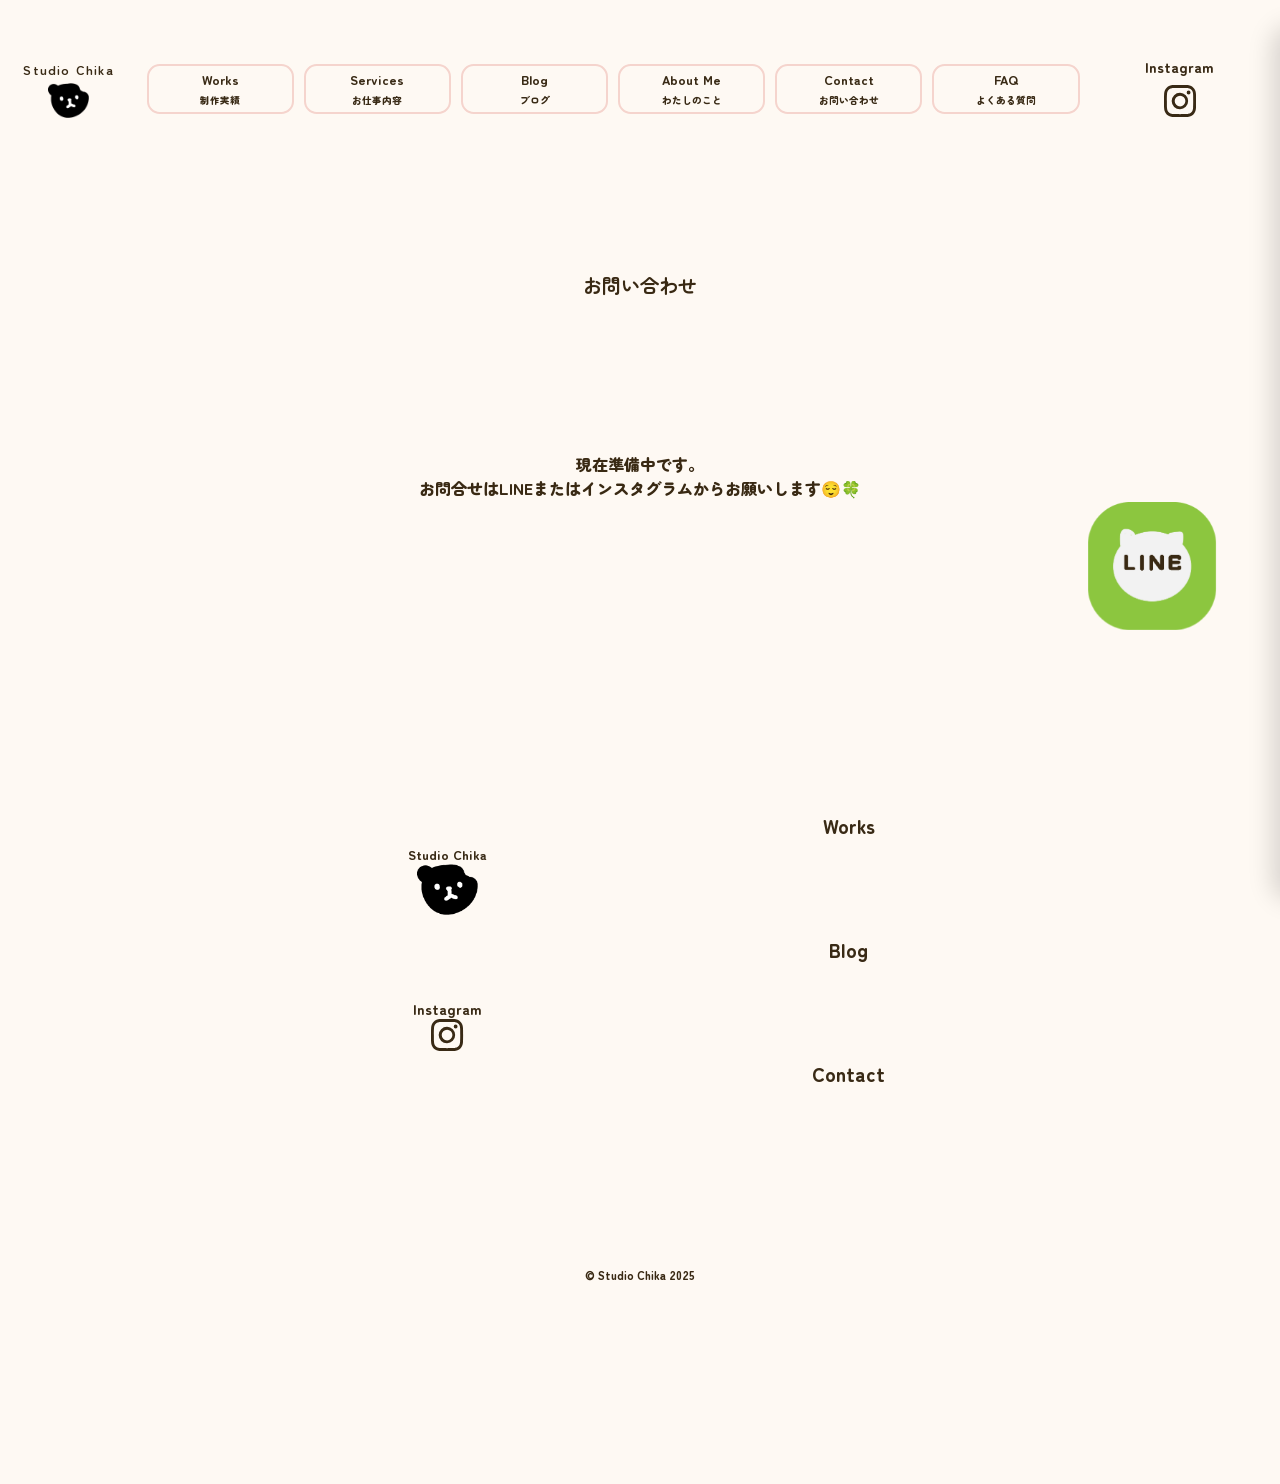
<file: contact.html>
<!DOCTYPE html>
<html lang="ja">
  <head>
    <meta charset="utf-8" />
    <meta name="description" content="私のポートフォリオ" />
    <meta
      name="viewport"
      content="width=device-width, initial-scale=1.0, maximum-scale=1.0, user-scalable=no"
    />
    <link rel="stylesheet" href="./css/style.css" />
    <link rel="stylesheet" href="./css/contact.css" />
    <link rel="stylesheet" href="./css/responsive.css" />
    <!-- <link rel="stylesheet" href="./css/respon.css" /> -->
    <title>.Studio Chika</title>
    <link rel="preconnect" href="https://fonts.googleapis.com" />
    <link rel="preconnect" href="https://fonts.gstatic.com" crossorigin />
    <link
      href="https://fonts.googleapis.com/css2?family=Inter:wght@200&family=Josefin+Sans:wght@300&family=Kiwi+Maru:wght@300&family=M+PLUS+Rounded+1c:wght@100&family=Noto+Sans+JP:wght@300;400&display=swap"
      rel="stylesheet"
    />
    <!-- ファビコン -->
    <link rel="icon" href="./img/fa.png" />
    <!-- googlefonts -->
    <link rel="preconnect" href="https://fonts.googleapis.com" />
    <link rel="preconnect" href="https://fonts.gstatic.com" crossorigin />
    <link
      href="https://fonts.googleapis.com/css2?family=Zen+Maru+Gothic&display=swap"
      rel="stylesheet"
    />
  </head>
  <body>
    <!-------------------- header -------------------->
    <header>
      <div id="header-wrap">
        <h1 id="header-logo">
          <a id="header-logo-txt" href="index.html">Studio Chika</a>
          <div id="header-logo-img_wrap">
            <a id="header-logo-img" href="./index.html">
              <img src="./img/StudioChika.png" />
            </a>
            <a id="bear-talk" href="">
              <img src="./img/bear-talk_1.png" />
              <img src="./img/bear-talk_2.png" />
              <img src="./img/bear-talk_3.png" />
              <img src="./img/bear-talk_4.png" />
              <img src="./img/bear-talk_5.png" />
              <img src="./img/bear-talk_6.png" />
              <img src="./img/bear-talk_7.png" />
              <img src="./img/bear-talk_8.png" />
              <img src="./img/bear-talk_9.png" />
            </a>
          </div>
        </h1>
        <!-- pc用ナビゲーション -->
        <nav id="nav-pc">
          <ul>
            <li>
              <div class="nav-pc_content">
                <div class="cat-popup">
                  <img src="./img/popuup.png" alt="" />
                </div>
                <a href="./works-archive.html">
                  Works<br /><span class="japan">制作実績</span>
                </a>
              </div>
            </li>
            <li>
              <div class="nav-pc_content">
                <div class="cat-popup">
                  <img src="./img/popuup.png" alt="" />
                </div>
                <a href="./index.html#service">
                  Services<br /><span class="japan">お仕事内容</span>
                </a>
              </div>
            </li>
            <li>
              <div class="nav-pc_content">
                <div class="cat-popup">
                  <img src="./img/popuup.png" alt="" />
                </div>
                <a href="./blog-archive.html">
                  Blog<br /><span class="japan">ブログ</span>
                </a>
              </div>
            </li>
            <li>
              <div class="nav-pc_content">
                <div class="cat-popup">
                  <img src="./img/popuup.png" alt="" />
                </div>
                <a href="./about.html">
                  About Me<br /><span class="japan">わたしのこと</span>
                </a>
              </div>
            </li>
            <li>
              <div class="nav-pc_content">
                <div class="cat-popup">
                  <img src="./img/popuup.png" alt="" />
                </div>
                <a href="./contact.html">
                  Contact<br /><span class="japan">お問い合わせ</span>
                </a>
              </div>
            </li>
            <li>
              <div class="nav-pc_content">
                <div class="cat-popup">
                  <img src="./img/popuup.png" alt="" />
                </div>
                <a href="./faq.html">
                  FAQ<br /><span class="japan">よくある質問</span>
                </a>
              </div>
            </li>
          </ul>
          <div id="icon-instagram">
            <a
              href="https://www.instagram.com/studio___chika?igsh=dW5pYTMybGZkM2Nh&utm_source=qr"
              target="_blank"
              rel="noopener noreferrer"
            >
              <div class="icon-instagram__txt">Instagram</div>
              <div class="icon-instagram__img">
                <svg
                  xmlns="http://www.w3.org/2000/svg"
                  width="16"
                  height="16"
                  fill="currentColor"
                  class="bi bi-instagram"
                  viewBox="0 0 16 16"
                >
                  <path
                    d="M8 0C5.829 0 5.556.01 4.703.048 3.85.088 3.269.222 2.76.42a3.9 3.9 0 0 0-1.417.923A3.9 3.9 0 0 0 .42 2.76C.222 3.268.087 3.85.048 4.7.01 5.555 0 5.827 0 8.001c0 2.172.01 2.444.048 3.297.04.852.174 1.433.372 1.942.205.526.478.972.923 1.417.444.445.89.719 1.416.923.51.198 1.09.333 1.942.372C5.555 15.99 5.827 16 8 16s2.444-.01 3.298-.048c.851-.04 1.434-.174 1.943-.372a3.9 3.9 0 0 0 1.416-.923c.445-.445.718-.891.923-1.417.197-.509.332-1.09.372-1.942C15.99 10.445 16 10.173 16 8s-.01-2.445-.048-3.299c-.04-.851-.175-1.433-.372-1.941a3.9 3.9 0 0 0-.923-1.417A3.9 3.9 0 0 0 13.24.42c-.51-.198-1.092-.333-1.943-.372C10.443.01 10.172 0 7.998 0zm-.717 1.442h.718c2.136 0 2.389.007 3.232.046.78.035 1.204.166 1.486.275.373.145.64.319.92.599s.453.546.598.92c.11.281.24.705.275 1.485.039.843.047 1.096.047 3.231s-.008 2.389-.047 3.232c-.035.78-.166 1.203-.275 1.485a2.5 2.5 0 0 1-.599.919c-.28.28-.546.453-.92.598-.28.11-.704.24-1.485.276-.843.038-1.096.047-3.232.047s-2.39-.009-3.233-.047c-.78-.036-1.203-.166-1.485-.276a2.5 2.5 0 0 1-.92-.598 2.5 2.5 0 0 1-.6-.92c-.109-.281-.24-.705-.275-1.485-.038-.843-.046-1.096-.046-3.233s.008-2.388.046-3.231c.036-.78.166-1.204.276-1.486.145-.373.319-.64.599-.92s.546-.453.92-.598c.282-.11.705-.24 1.485-.276.738-.034 1.024-.044 2.515-.045zm4.988 1.328a.96.96 0 1 0 0 1.92.96.96 0 0 0 0-1.92m-4.27 1.122a4.109 4.109 0 1 0 0 8.217 4.109 4.109 0 0 0 0-8.217m0 1.441a2.667 2.667 0 1 1 0 5.334 2.667 2.667 0 0 1 0-5.334"
                  />
                </svg>
              </div>
            </a>
          </div>
        </nav>
        <!----------- ハンバーガーナビ -------------->
        <button
          id="nav-sp-open-btn"
          class="nav-toggle"
          type="button"
          aria-controls="nav-sp"
          aria-expanded="false"
          aria-label="メニューを開く"
        >
          MENU
        </button>
        <nav
          id="nav-sp"
          class="nav-drawer"
          data-visible="false"
          aria-hidden="true"
        >
          <button
            id="nav-sp-close-btn"
            type="button"
            aria-label="メニューを閉じる"
          >
            CLOSE
          </button>
          <ul class="nav-list">
            <li>
              <a href="./index.html"> Home </a>
            </li>
            <li>
              <a href="./works-archive.html">Works</a>
            </li>
            <li>
              <a href="./index.html#service">Services</a>
            </li>
            <li>
              <a href="./blog-archive.html">Blog</a>
            </li>
            <li>
              <a href="./about.html">About me</a>
            </li>
            <li>
              <a href="./contact.html">Contact</a>
            </li>
            <li>
              <a href="./faq.html">FAQ</a>
            </li>
            <li>
              <a
                href="https://www.instagram.com/studio___chika?igsh=dW5pYTMybGZkM2Nh&utm_source=qr"
                target="_blank"
                rel="noopener noreferrer"
              >
                <div>
                  <svg
                    xmlns="http://www.w3.org/2000/svg"
                    width="20"
                    height="20"
                    fill="currentColor"
                    class="bi bi-instagram"
                    viewBox="0 0 16 16"
                  >
                    <path
                      d="M8 0C5.829 0 5.556.01 4.703.048 3.85.088 3.269.222 2.76.42a3.9 3.9 0 0 0-1.417.923A3.9 3.9 0 0 0 .42 2.76C.222 3.268.087 3.85.048 4.7.01 5.555 0 5.827 0 8.001c0 2.172.01 2.444.048 3.297.04.852.174 1.433.372 1.942.205.526.478.972.923 1.417.444.445.89.719 1.416.923.51.198 1.09.333 1.942.372C5.555 15.99 5.827 16 8 16s2.444-.01 3.298-.048c.851-.04 1.434-.174 1.943-.372a3.9 3.9 0 0 0 1.416-.923c.445-.445.718-.891.923-1.417.197-.509.332-1.09.372-1.942C15.99 10.445 16 10.173 16 8s-.01-2.445-.048-3.299c-.04-.851-.175-1.433-.372-1.941a3.9 3.9 0 0 0-.923-1.417A3.9 3.9 0 0 0 13.24.42c-.51-.198-1.092-.333-1.943-.372C10.443.01 10.172 0 7.998 0zm-.717 1.442h.718c2.136 0 2.389.007 3.232.046.78.035 1.204.166 1.486.275.373.145.64.319.92.599s.453.546.598.92c.11.281.24.705.275 1.485.039.843.047 1.096.047 3.231s-.008 2.389-.047 3.232c-.035.78-.166 1.203-.275 1.485a2.5 2.5 0 0 1-.599.919c-.28.28-.546.453-.92.598-.28.11-.704.24-1.485.276-.843.038-1.096.047-3.232.047s-2.39-.009-3.233-.047c-.78-.036-1.203-.166-1.485-.276a2.5 2.5 0 0 1-.92-.598 2.5 2.5 0 0 1-.6-.92c-.109-.281-.24-.705-.275-1.485-.038-.843-.046-1.096-.046-3.233s.008-2.388.046-3.231c.036-.78.166-1.204.276-1.486.145-.373.319-.64.599-.92s.546-.453.92-.598c.282-.11.705-.24 1.485-.276.738-.034 1.024-.044 2.515-.045zm4.988 1.328a.96.96 0 1 0 0 1.92.96.96 0 0 0 0-1.92m-4.27 1.122a4.109 4.109 0 1 0 0 8.217 4.109 4.109 0 0 0 0-8.217m0 1.441a2.667 2.667 0 1 1 0 5.334 2.667 2.667 0 0 1 0-5.334"
                    />
                  </svg>
                </div>
              </a>
            </li>
          </ul>
        </nav>
      </div>
    </header>

    <!--------------------- main ----------------------->
    <main id="main">
      <!------------------------- line ----------------------->
      <div id="line-wrap">
        <div class="popup-line-message">
          <img src="./img/line-message.png" />
        </div>
        <a
          id="line-img"
          href="https://lin.ee/Jpfigf6"
          target="_blank"
          rel="noopener noreferrer"
        >
          <img src="./img/line-icon.png" />
        </a>
      </div>
      <!--------------------------contact----------------------->
      <article id="contact">
        <h1 class="ttl">お問い合わせ</h1>
        <!-- ----------------準備中----------------- -->
        <p id="setting">現在準備中です。<br>お問合せはLINEまたはインスタグラムからお願いします😌🍀</p>
        <form action="send-email.php" method="POST" id="contact-wrap">
          <!-- お名前 -->
          <!-- <div>
          <label for="name" id="contact-name">
            <div id="contact-name__name">お名前</div>
            <div class="required">必須</div>
          </label>
          <input
            type="text"
            id="name"
            name="name"
            placeholder="猫山 猫次郎"
            required
          />
        </div> -->
          <!-- 電話番号 -->
          <!-- <div>
            <label for="phone" id="contact-phone">
              <div id="contact-phone__phone">電話番号</div>
              <div class="required">必須</div>
            </label>
            <input
              type="tel"
              id="phone"
              name="phone"
              placeholder="123-4567-8910"
              required
            />
          </div> -->

          <!-- メールアドレス -->
          <!-- <div>
            <label for="email" id="contact-email">
              <div id="contact-email__email">メールアドレス</div>
              <div class="required">必須</div>
            </label>
            <input
              type="email"
              id="email"
              name="email"
              placeholder="sample.email.com"
            />
          </div> -->
          <!-- メッセージ -->
          <!-- <div>
            <label for="message" id="other-contact">
              <div id="other-contact__contanct">お問い合わせ内容</div>
              <div class="required">必須</div>
            </label>
            <textarea
              id="message"
              name="message"
              rows="4"
              placeholder="お問合せ内容を記入して下さい"
              required
            ></textarea>
          </div> -->
          <!-- ▼ reCAPTCHA チェックボックス -->
          <!-- <div
            class="g-recaptcha"
            data-sitekey="6Lf9u5ArAAAAALMrJTyXnCjncAY0kjucB50Va_hd"
          ></div>
          <button type="submit" id="send-button">
            <svg
              xmlns="http://www.w3.org/2000/svg"
              width="16"
              height="16"
              fill="currentColor"
              class="bi bi-envelope-arrow-up"
              viewBox="0 0 16 16"
            >
              <path
                d="M0 4a2 2 0 0 1 2-2h12a2 2 0 0 1 2 2v4.5a.5.5 0 0 1-1 0V5.383l-7 4.2-1.326-.795-5.64 3.47A1 1 0 0 0 2 13h5.5a.5.5 0 0 1 0 1H2a2 2 0 0 1-2-1.99zm1 7.105 4.708-2.897L1 5.383zM1 4v.217l7 4.2 7-4.2V4a1 1 0 0 0-1-1H2a1 1 0 0 0-1 1"
              />
              <path
                d="M12.5 16a3.5 3.5 0 1 0 0-7 3.5 3.5 0 0 0 0 7m.354-5.354 1.25 1.25a.5.5 0 0 1-.708.708L13 12.207V14a.5.5 0 0 1-1 0v-1.717l-.28.305a.5.5 0 0 1-.737-.676l1.149-1.25a.5.5 0 0 1 .722-.016"
              />
            </svg>
          </button>
        </form>
      </article>
    </main> -->
    <!--------------------------- footer -------------------->
    <footer>
      <!-- pc用ナビゲーション -->
      <div id="footer-content_wrap">
        <div id="footer-icon-wrap">
          <div class="footer-logo">
            <a id="footer-logo_txt" href="index.html"> Studio Chika </a>
            <p>
              <a href="">
                <img src="./img/StudioChika.png" />
              </a>
            </p>
          </div>
          <div id="icon-instagram__footer">
            <a
              href="https://www.instagram.com/studio___chika?igsh=dW5pYTMybGZkM2Nh&utm_source=qr"
              target="_blank"
              rel="noopener noreferrer"
            >
              <div class="icon-instagram__footer--txt">Instagram</div>
              <div class="icon-instagram__footer--img">
                <svg
                  xmlns="http://www.w3.org/2000/svg"
                  width="16"
                  height="16"
                  fill="currentColor"
                  class="bi bi-instagram"
                  viewBox="0 0 16 16"
                >
                  <path
                    d="M8 0C5.829 0 5.556.01 4.703.048 3.85.088 3.269.222 2.76.42a3.9 3.9 0 0 0-1.417.923A3.9 3.9 0 0 0 .42 2.76C.222 3.268.087 3.85.048 4.7.01 5.555 0 5.827 0 8.001c0 2.172.01 2.444.048 3.297.04.852.174 1.433.372 1.942.205.526.478.972.923 1.417.444.445.89.719 1.416.923.51.198 1.09.333 1.942.372C5.555 15.99 5.827 16 8 16s2.444-.01 3.298-.048c.851-.04 1.434-.174 1.943-.372a3.9 3.9 0 0 0 1.416-.923c.445-.445.718-.891.923-1.417.197-.509.332-1.09.372-1.942C15.99 10.445 16 10.173 16 8s-.01-2.445-.048-3.299c-.04-.851-.175-1.433-.372-1.941a3.9 3.9 0 0 0-.923-1.417A3.9 3.9 0 0 0 13.24.42c-.51-.198-1.092-.333-1.943-.372C10.443.01 10.172 0 7.998 0zm-.717 1.442h.718c2.136 0 2.389.007 3.232.046.78.035 1.204.166 1.486.275.373.145.64.319.92.599s.453.546.598.92c.11.281.24.705.275 1.485.039.843.047 1.096.047 3.231s-.008 2.389-.047 3.232c-.035.78-.166 1.203-.275 1.485a2.5 2.5 0 0 1-.599.919c-.28.28-.546.453-.92.598-.28.11-.704.24-1.485.276-.843.038-1.096.047-3.232.047s-2.39-.009-3.233-.047c-.78-.036-1.203-.166-1.485-.276a2.5 2.5 0 0 1-.92-.598 2.5 2.5 0 0 1-.6-.92c-.109-.281-.24-.705-.275-1.485-.038-.843-.046-1.096-.046-3.233s.008-2.388.046-3.231c.036-.78.166-1.204.276-1.486.145-.373.319-.64.599-.92s.546-.453.92-.598c.282-.11.705-.24 1.485-.276.738-.034 1.024-.044 2.515-.045zm4.988 1.328a.96.96 0 1 0 0 1.92.96.96 0 0 0 0-1.92m-4.27 1.122a4.109 4.109 0 1 0 0 8.217 4.109 4.109 0 0 0 0-8.217m0 1.441a2.667 2.667 0 1 1 0 5.334 2.667 2.667 0 0 1 0-5.334"
                  />
                </svg>
              </div>
            </a>
          </div>
        </div>
        <nav id="footer-nav">
          <ul>
            <li>
              <a href="./works-archive.html"> Works </a>
            </li>
            <li>
              <a href="./blog-archive.html"> Blog </a>
            </li>
            <li>
              <a href="./contact.html"> Contact </a>
            </li>
          </ul>
        </nav>
      </div>
      <p id="copy">&copy; Studio Chika 2025</p>
    </footer>
    <script src="./script.js"></script>
  </body>
</html>
</file>
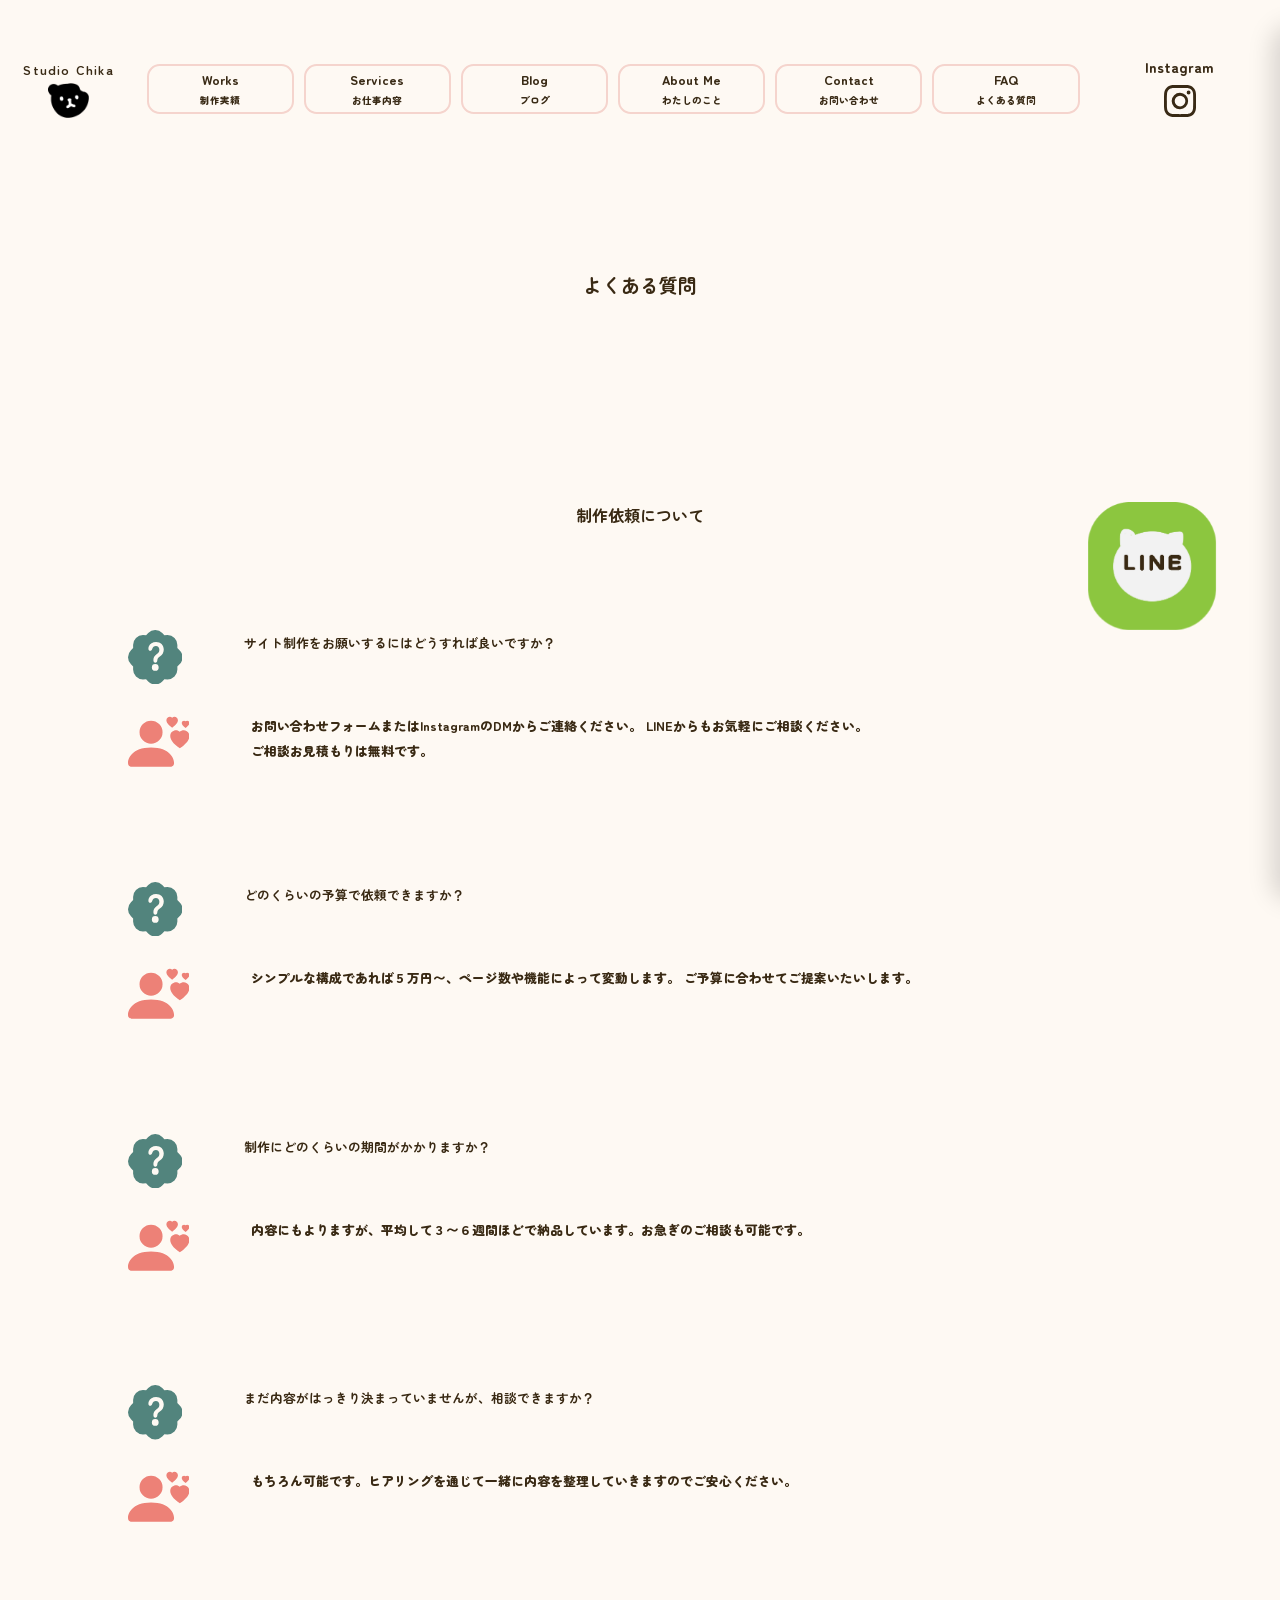
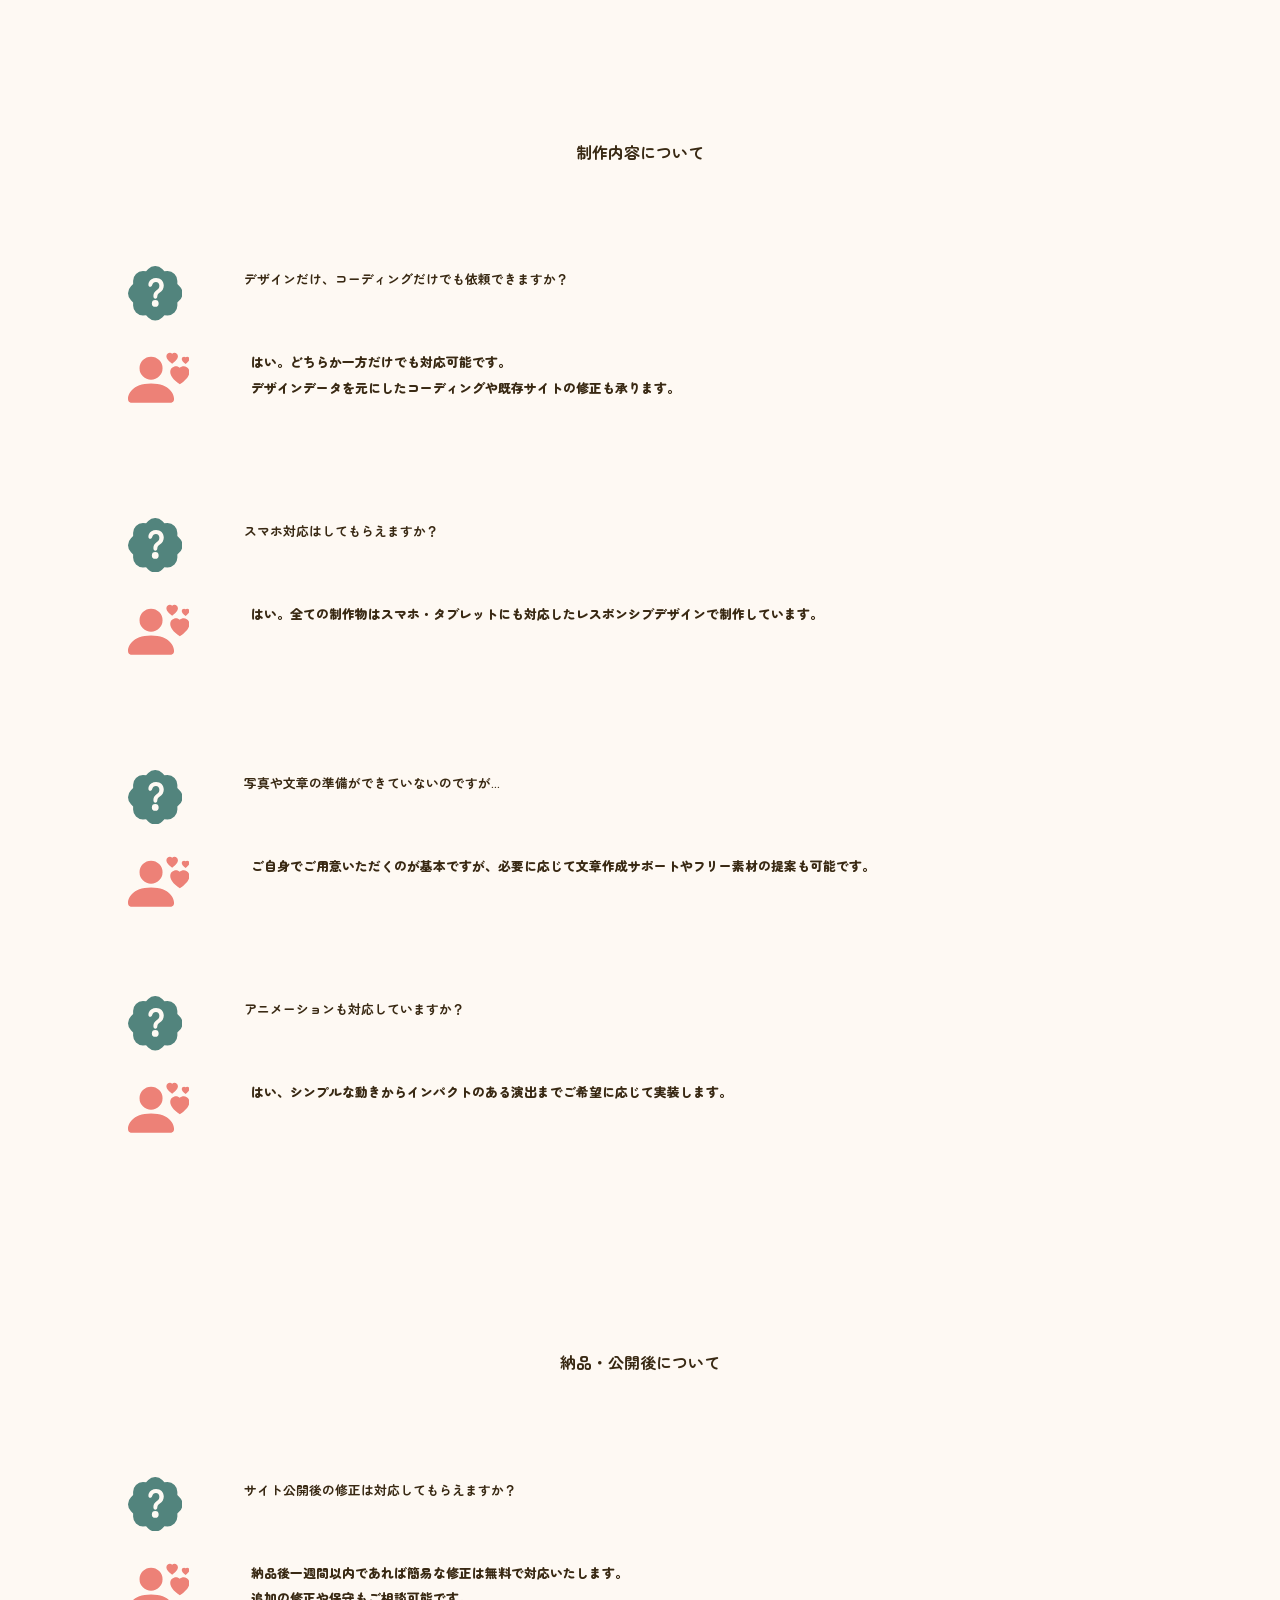
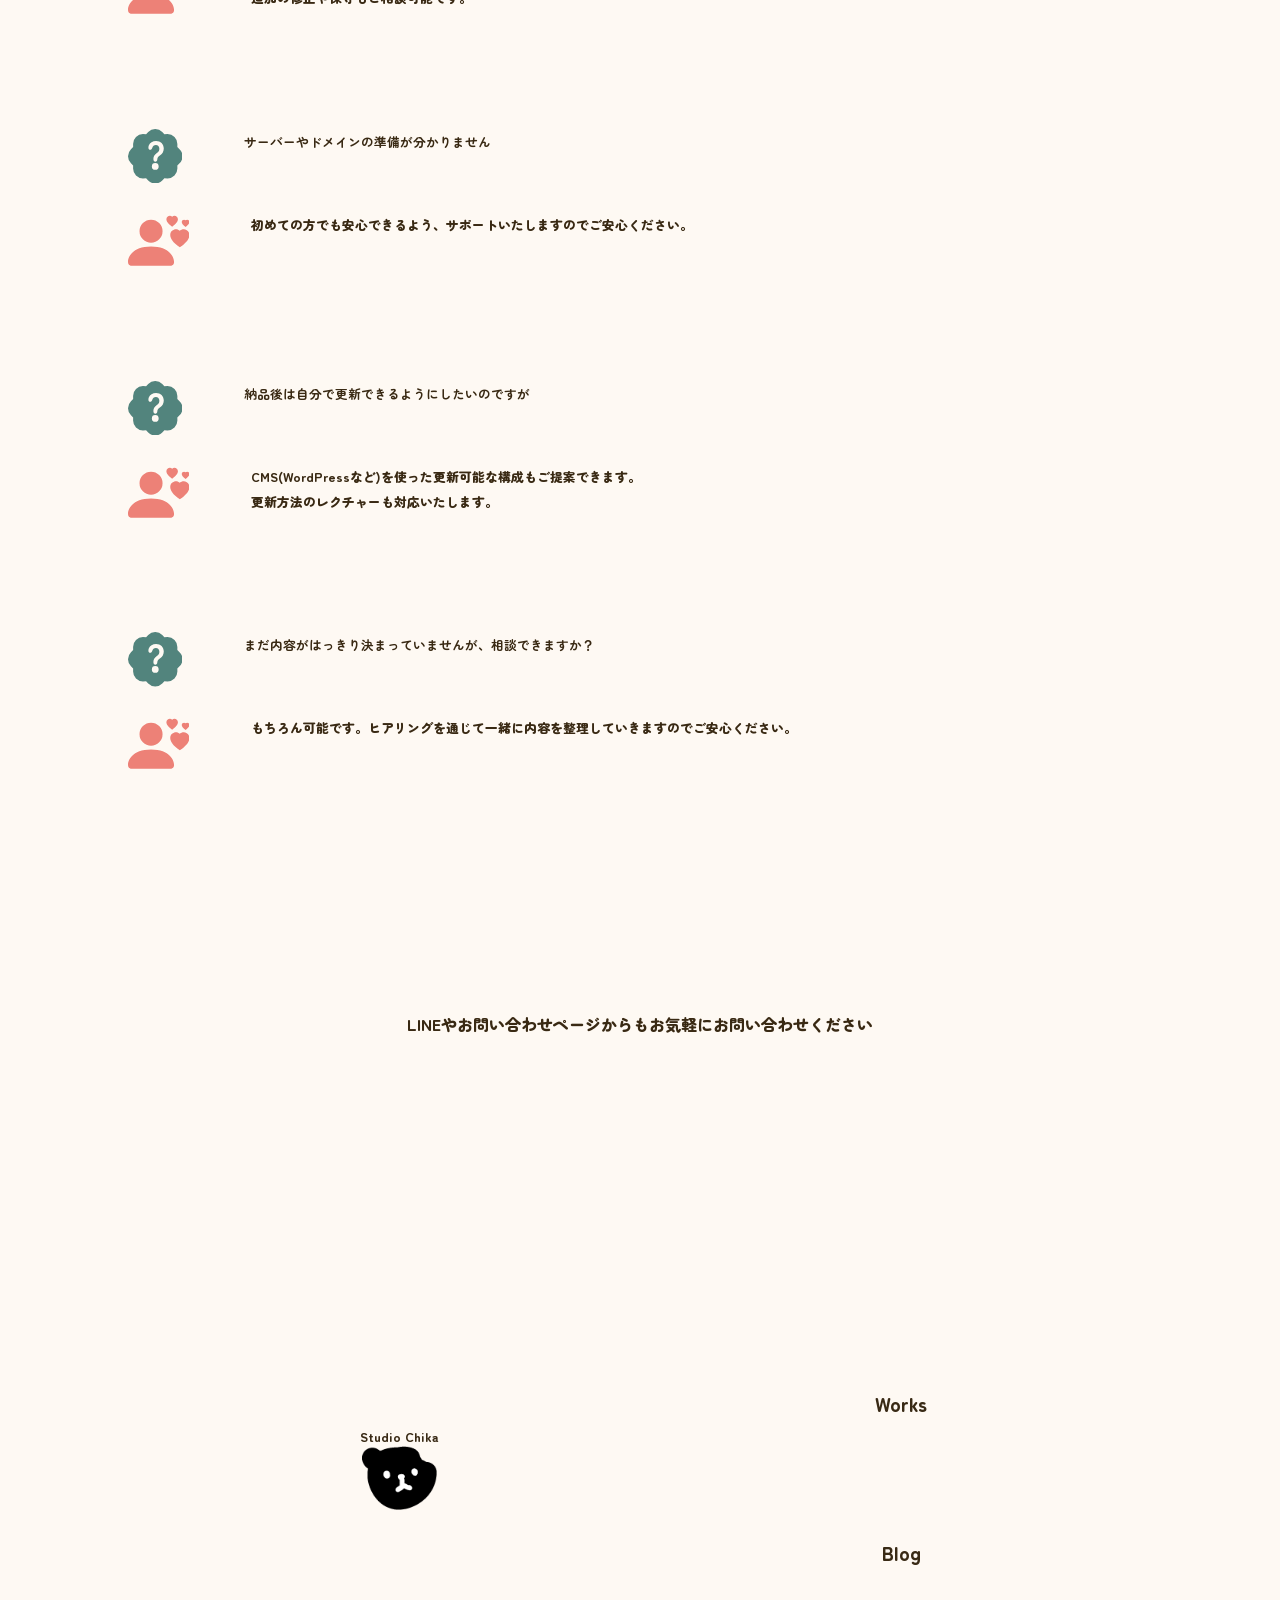
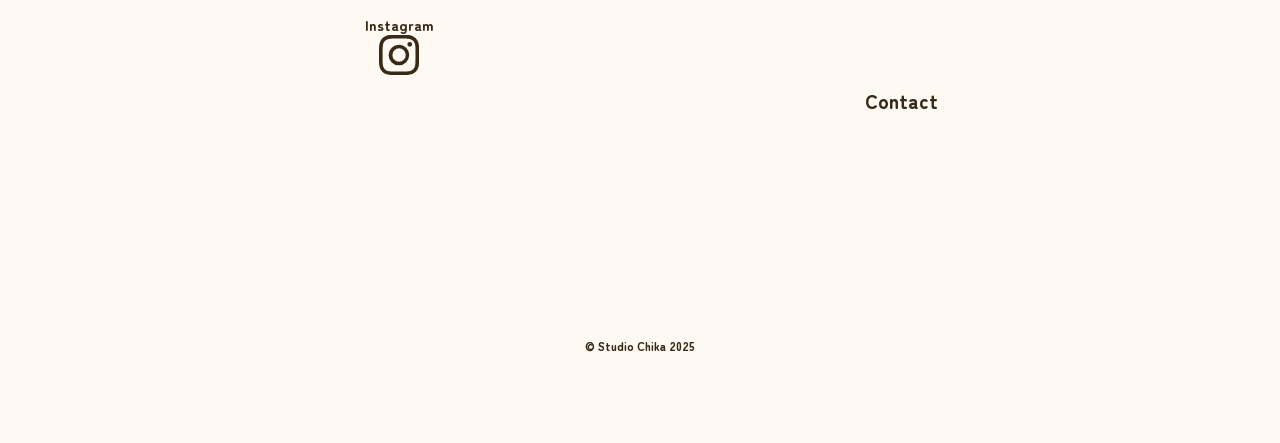
<file: faq.html>
<!DOCTYPE html>
<html lang="ja">
  <head>
    <meta charset="utf-8" />
    <meta name="description" content="私のポートフォリオ" />
    <meta
      name="viewport"
      content="width=device-width, initial-scale=1.0, maximum-scale=1.0, user-scalable=no"
    />
    <link rel="stylesheet" href="./css/style.css" />
    <link rel="stylesheet" href="./css/faq.css" />
    <link rel="stylesheet" href="./css/responsive.css" />
    <!-- <link rel="stylesheet" href="./css/respon.css" /> -->
    <title>.Studio Chika</title>
    <link rel="preconnect" href="https://fonts.googleapis.com" />
    <link rel="preconnect" href="https://fonts.gstatic.com" crossorigin />
    <link
      href="https://fonts.googleapis.com/css2?family=Inter:wght@200&family=Josefin+Sans:wght@300&family=Kiwi+Maru:wght@300&family=M+PLUS+Rounded+1c:wght@100&family=Noto+Sans+JP:wght@300;400&display=swap"
      rel="stylesheet"
    />
    <!-- ファビコン -->
    <link rel="icon" href="./img/fa.png" />
    <!-- googlefonts -->
    <link rel="preconnect" href="https://fonts.googleapis.com" />
    <link rel="preconnect" href="https://fonts.gstatic.com" crossorigin />
    <link
      href="https://fonts.googleapis.com/css2?family=Zen+Maru+Gothic&display=swap"
      rel="stylesheet"
    />
  </head>
  <body>
    <!-------------------- header -------------------->
    <header>
      <div id="header-wrap">
        <h1 id="header-logo">
          <a id="header-logo-txt" href="index.html">Studio Chika</a>
          <div id="header-logo-img_wrap">
            <a id="header-logo-img" href="./index.html">
              <img src="./img/StudioChika.png" />
            </a>
            <a id="bear-talk" href="">
              <img src="./img/bear-talk_1.png" />
              <img src="./img/bear-talk_2.png" />
              <img src="./img/bear-talk_3.png" />
              <img src="./img/bear-talk_4.png" />
              <img src="./img/bear-talk_5.png" />
              <img src="./img/bear-talk_6.png" />
              <img src="./img/bear-talk_7.png" />
              <img src="./img/bear-talk_8.png" />
              <img src="./img/bear-talk_9.png" />
            </a>
          </div>
        </h1>
        <!-- pc用ナビゲーション -->
        <nav id="nav-pc">
          <ul>
            <li>
              <div class="nav-pc_content">
                <div class="cat-popup">
                  <img src="./img/popuup.png" alt="" />
                </div>
                <a href="./works-archive.html">
                  Works<br /><span class="japan">制作実績</span>
                </a>
              </div>
            </li>
            <li>
              <div class="nav-pc_content">
                <div class="cat-popup">
                  <img src="./img/popuup.png" alt="" />
                </div>
                <a href="./index.html#service">
                  Services<br /><span class="japan">お仕事内容</span>
                </a>
              </div>
            </li>
            <li>
              <div class="nav-pc_content">
                <div class="cat-popup">
                  <img src="./img/popuup.png" alt="" />
                </div>
                <a href="./blog-archive.html">
                  Blog<br /><span class="japan">ブログ</span>
                </a>
              </div>
            </li>
            <li>
              <div class="nav-pc_content">
                <div class="cat-popup">
                  <img src="./img/popuup.png" alt="" />
                </div>
                <a href="./about.html">
                  About Me<br /><span class="japan">わたしのこと</span>
                </a>
              </div>
            </li>
            <li>
              <div class="nav-pc_content">
                <div class="cat-popup">
                  <img src="./img/popuup.png" alt="" />
                </div>
                <a href="./contact.html">
                  Contact<br /><span class="japan">お問い合わせ</span>
                </a>
              </div>
            </li>
            <li>
              <div class="nav-pc_content">
                <div class="cat-popup">
                  <img src="./img/popuup.png" alt="" />
                </div>
                <a href="./faq.html">
                  FAQ<br /><span class="japan">よくある質問</span>
                </a>
              </div>
            </li>
          </ul>
          <div id="icon-instagram">
            <a
              href="https://www.instagram.com/studio___chika?igsh=dW5pYTMybGZkM2Nh&utm_source=qr"
              target="_blank"
              rel="noopener noreferrer"
            >
              <div class="icon-instagram__txt">Instagram</div>
              <div class="icon-instagram__img">
                <svg
                  xmlns="http://www.w3.org/2000/svg"
                  width="16"
                  height="16"
                  fill="currentColor"
                  class="bi bi-instagram"
                  viewBox="0 0 16 16"
                >
                  <path
                    d="M8 0C5.829 0 5.556.01 4.703.048 3.85.088 3.269.222 2.76.42a3.9 3.9 0 0 0-1.417.923A3.9 3.9 0 0 0 .42 2.76C.222 3.268.087 3.85.048 4.7.01 5.555 0 5.827 0 8.001c0 2.172.01 2.444.048 3.297.04.852.174 1.433.372 1.942.205.526.478.972.923 1.417.444.445.89.719 1.416.923.51.198 1.09.333 1.942.372C5.555 15.99 5.827 16 8 16s2.444-.01 3.298-.048c.851-.04 1.434-.174 1.943-.372a3.9 3.9 0 0 0 1.416-.923c.445-.445.718-.891.923-1.417.197-.509.332-1.09.372-1.942C15.99 10.445 16 10.173 16 8s-.01-2.445-.048-3.299c-.04-.851-.175-1.433-.372-1.941a3.9 3.9 0 0 0-.923-1.417A3.9 3.9 0 0 0 13.24.42c-.51-.198-1.092-.333-1.943-.372C10.443.01 10.172 0 7.998 0zm-.717 1.442h.718c2.136 0 2.389.007 3.232.046.78.035 1.204.166 1.486.275.373.145.64.319.92.599s.453.546.598.92c.11.281.24.705.275 1.485.039.843.047 1.096.047 3.231s-.008 2.389-.047 3.232c-.035.78-.166 1.203-.275 1.485a2.5 2.5 0 0 1-.599.919c-.28.28-.546.453-.92.598-.28.11-.704.24-1.485.276-.843.038-1.096.047-3.232.047s-2.39-.009-3.233-.047c-.78-.036-1.203-.166-1.485-.276a2.5 2.5 0 0 1-.92-.598 2.5 2.5 0 0 1-.6-.92c-.109-.281-.24-.705-.275-1.485-.038-.843-.046-1.096-.046-3.233s.008-2.388.046-3.231c.036-.78.166-1.204.276-1.486.145-.373.319-.64.599-.92s.546-.453.92-.598c.282-.11.705-.24 1.485-.276.738-.034 1.024-.044 2.515-.045zm4.988 1.328a.96.96 0 1 0 0 1.92.96.96 0 0 0 0-1.92m-4.27 1.122a4.109 4.109 0 1 0 0 8.217 4.109 4.109 0 0 0 0-8.217m0 1.441a2.667 2.667 0 1 1 0 5.334 2.667 2.667 0 0 1 0-5.334"
                  />
                </svg>
              </div>
            </a>
          </div>
        </nav>
        <!----------- ハンバーガーナビ -------------->
        <button
          id="nav-sp-open-btn"
          class="nav-toggle"
          type="button"
          aria-controls="nav-sp"
          aria-expanded="false"
          aria-label="メニューを開く"
        >
          MENU
        </button>
        <nav
          id="nav-sp"
          class="nav-drawer"
          data-visible="false"
          aria-hidden="true"
        >
          <button
            id="nav-sp-close-btn"
            type="button"
            aria-label="メニューを閉じる"
          >
            CLOSE
          </button>
          <ul class="nav-list">
            <li>
              <a href="./index.html"> Home </a>
            </li>
            <li>
              <a href="./works-archive.html">Works</a>
            </li>
            <li>
              <a href="./index.html#service">Services</a>
            </li>
            <li>
              <a href="./blog-archive.html">Blog</a>
            </li>
            <li>
              <a href="./about.html">About me</a>
            </li>
            <li>
              <a href="./contact.html">Contact</a>
            </li>
            <li>
              <a href="./faq.html">FAQ</a>
            </li>
            <li>
              <a
                href="https://www.instagram.com/studio___chika?igsh=dW5pYTMybGZkM2Nh&utm_source=qr"
                target="_blank"
                rel="noopener noreferrer"
              >
                <div>
                  <svg
                    xmlns="http://www.w3.org/2000/svg"
                    width="20"
                    height="20"
                    fill="currentColor"
                    class="bi bi-instagram"
                    viewBox="0 0 16 16"
                  >
                    <path
                      d="M8 0C5.829 0 5.556.01 4.703.048 3.85.088 3.269.222 2.76.42a3.9 3.9 0 0 0-1.417.923A3.9 3.9 0 0 0 .42 2.76C.222 3.268.087 3.85.048 4.7.01 5.555 0 5.827 0 8.001c0 2.172.01 2.444.048 3.297.04.852.174 1.433.372 1.942.205.526.478.972.923 1.417.444.445.89.719 1.416.923.51.198 1.09.333 1.942.372C5.555 15.99 5.827 16 8 16s2.444-.01 3.298-.048c.851-.04 1.434-.174 1.943-.372a3.9 3.9 0 0 0 1.416-.923c.445-.445.718-.891.923-1.417.197-.509.332-1.09.372-1.942C15.99 10.445 16 10.173 16 8s-.01-2.445-.048-3.299c-.04-.851-.175-1.433-.372-1.941a3.9 3.9 0 0 0-.923-1.417A3.9 3.9 0 0 0 13.24.42c-.51-.198-1.092-.333-1.943-.372C10.443.01 10.172 0 7.998 0zm-.717 1.442h.718c2.136 0 2.389.007 3.232.046.78.035 1.204.166 1.486.275.373.145.64.319.92.599s.453.546.598.92c.11.281.24.705.275 1.485.039.843.047 1.096.047 3.231s-.008 2.389-.047 3.232c-.035.78-.166 1.203-.275 1.485a2.5 2.5 0 0 1-.599.919c-.28.28-.546.453-.92.598-.28.11-.704.24-1.485.276-.843.038-1.096.047-3.232.047s-2.39-.009-3.233-.047c-.78-.036-1.203-.166-1.485-.276a2.5 2.5 0 0 1-.92-.598 2.5 2.5 0 0 1-.6-.92c-.109-.281-.24-.705-.275-1.485-.038-.843-.046-1.096-.046-3.233s.008-2.388.046-3.231c.036-.78.166-1.204.276-1.486.145-.373.319-.64.599-.92s.546-.453.92-.598c.282-.11.705-.24 1.485-.276.738-.034 1.024-.044 2.515-.045zm4.988 1.328a.96.96 0 1 0 0 1.92.96.96 0 0 0 0-1.92m-4.27 1.122a4.109 4.109 0 1 0 0 8.217 4.109 4.109 0 0 0 0-8.217m0 1.441a2.667 2.667 0 1 1 0 5.334 2.667 2.667 0 0 1 0-5.334"
                    />
                  </svg>
                </div>
              </a>
            </li>
          </ul>
        </nav>
      </div>
    </header>

    <!--------------------- main ----------------------->
    <main id="main">
      <!------------------------- line ----------------------->
      <div id="line-wrap">
        <div class="popup-line-message">
          <img src="./img/line-message.png" />
        </div>
        <a
          id="line-img"
          href="https://lin.ee/Jpfigf6"
          target="_blank"
          rel="noopener noreferrer"
        >
          <img src="./img/line-icon.png" />
        </a>
      </div>

      <!-------------------------- faq ----------------------->
      <article id="faq">
        <h1 class="ttl">よくある質問</h1>
        <section>
          <h2 class="faq-content-ttl">制作依頼について</h2>
          <div class="faq-content faq-content-margin__middle">
            <div class="question-wrap">
              <div class="question-svg">
                <svg
                  xmlns="http://www.w3.org/2000/svg"
                  width="20"
                  height="20"
                  fill="currentColor"
                  class="bi bi-patch-question-fill"
                  viewBox="0 0 16 16"
                >
                  <path
                    d="M5.933.87a2.89 2.89 0 0 1 4.134 0l.622.638.89-.011a2.89 2.89 0 0 1 2.924 2.924l-.01.89.636.622a2.89 2.89 0 0 1 0 4.134l-.637.622.011.89a2.89 2.89 0 0 1-2.924 2.924l-.89-.01-.622.636a2.89 2.89 0 0 1-4.134 0l-.622-.637-.89.011a2.89 2.89 0 0 1-2.924-2.924l.01-.89-.636-.622a2.89 2.89 0 0 1 0-4.134l.637-.622-.011-.89a2.89 2.89 0 0 1 2.924-2.924l.89.01zM7.002 11a1 1 0 1 0 2 0 1 1 0 0 0-2 0m1.602-2.027c.04-.534.198-.815.846-1.26.674-.475 1.05-1.09 1.05-1.986 0-1.325-.92-2.227-2.262-2.227-1.02 0-1.792.492-2.1 1.29A1.7 1.7 0 0 0 6 5.48c0 .393.203.64.545.64.272 0 .455-.147.564-.51.158-.592.525-.915 1.074-.915.61 0 1.03.446 1.03 1.084 0 .563-.208.885-.822 1.325-.619.433-.926.914-.926 1.64v.111c0 .428.208.745.585.745.336 0 .504-.24.554-.627"
                  />
                </svg>
              </div>
              <p class="question-txt">
                サイト制作をお願いするにはどうすれば良いですか？
              </p>
            </div>
            <div class="answer-wrap">
              <div class="answer-svg">
                <svg
                  xmlns="http://www.w3.org/2000/svg"
                  width="20"
                  height="20"
                  fill="currentColor"
                  class="bi bi-person-hearts"
                  viewBox="0 0 16 16"
                >
                  <path
                    fill-rule="evenodd"
                    d="M11.5 1.246c.832-.855 2.913.642 0 2.566-2.913-1.924-.832-3.421 0-2.566M9 5a3 3 0 1 1-6 0 3 3 0 0 1 6 0m-9 8c0 1 1 1 1 1h10s1 0 1-1-1-4-6-4-6 3-6 4m13.5-8.09c1.387-1.425 4.855 1.07 0 4.277-4.854-3.207-1.387-5.702 0-4.276ZM15 2.165c.555-.57 1.942.428 0 1.711-1.942-1.283-.555-2.281 0-1.71Z"
                  />
                </svg>
              </div>
              <p class="answer-txt">
                お問い合わせフォームまたはInstagramのDMからご連絡ください。
                LINEからもお気軽にご相談ください。<br />ご相談お見積もりは無料です。
              </p>
            </div>
          </div>
          <div class="faq-content faq-content-margin__middle">
            <div class="question-wrap">
              <div class="question-svg">
                <svg
                  xmlns="http://www.w3.org/2000/svg"
                  width="20"
                  height="20"
                  fill="currentColor"
                  class="bi bi-patch-question-fill"
                  viewBox="0 0 16 16"
                >
                  <path
                    d="M5.933.87a2.89 2.89 0 0 1 4.134 0l.622.638.89-.011a2.89 2.89 0 0 1 2.924 2.924l-.01.89.636.622a2.89 2.89 0 0 1 0 4.134l-.637.622.011.89a2.89 2.89 0 0 1-2.924 2.924l-.89-.01-.622.636a2.89 2.89 0 0 1-4.134 0l-.622-.637-.89.011a2.89 2.89 0 0 1-2.924-2.924l.01-.89-.636-.622a2.89 2.89 0 0 1 0-4.134l.637-.622-.011-.89a2.89 2.89 0 0 1 2.924-2.924l.89.01zM7.002 11a1 1 0 1 0 2 0 1 1 0 0 0-2 0m1.602-2.027c.04-.534.198-.815.846-1.26.674-.475 1.05-1.09 1.05-1.986 0-1.325-.92-2.227-2.262-2.227-1.02 0-1.792.492-2.1 1.29A1.7 1.7 0 0 0 6 5.48c0 .393.203.64.545.64.272 0 .455-.147.564-.51.158-.592.525-.915 1.074-.915.61 0 1.03.446 1.03 1.084 0 .563-.208.885-.822 1.325-.619.433-.926.914-.926 1.64v.111c0 .428.208.745.585.745.336 0 .504-.24.554-.627"
                  />
                </svg>
              </div>
              <p class="question-txt">どのくらいの予算で依頼できますか？</p>
            </div>
            <div class="answer-wrap">
              <div class="answer-svg">
                <svg
                  xmlns="http://www.w3.org/2000/svg"
                  width="16"
                  height="16"
                  fill="currentColor"
                  class="bi bi-person-hearts"
                  viewBox="0 0 16 16"
                >
                  <path
                    fill-rule="evenodd"
                    d="M11.5 1.246c.832-.855 2.913.642 0 2.566-2.913-1.924-.832-3.421 0-2.566M9 5a3 3 0 1 1-6 0 3 3 0 0 1 6 0m-9 8c0 1 1 1 1 1h10s1 0 1-1-1-4-6-4-6 3-6 4m13.5-8.09c1.387-1.425 4.855 1.07 0 4.277-4.854-3.207-1.387-5.702 0-4.276ZM15 2.165c.555-.57 1.942.428 0 1.711-1.942-1.283-.555-2.281 0-1.71Z"
                  />
                </svg>
              </div>
              <p class="answer-txt">
                シンプルな構成であれば５万円〜、ページ数や機能によって変動します。
                ご予算に合わせてご提案いたいします。
              </p>
            </div>
          </div>
          <div class="faq-content faq-content-margin__middle">
            <div class="question-wrap">
              <div class="question-svg">
                <svg
                  xmlns="http://www.w3.org/2000/svg"
                  width="20"
                  height="20"
                  fill="currentColor"
                  class="bi bi-patch-question-fill"
                  viewBox="0 0 16 16"
                >
                  <path
                    d="M5.933.87a2.89 2.89 0 0 1 4.134 0l.622.638.89-.011a2.89 2.89 0 0 1 2.924 2.924l-.01.89.636.622a2.89 2.89 0 0 1 0 4.134l-.637.622.011.89a2.89 2.89 0 0 1-2.924 2.924l-.89-.01-.622.636a2.89 2.89 0 0 1-4.134 0l-.622-.637-.89.011a2.89 2.89 0 0 1-2.924-2.924l.01-.89-.636-.622a2.89 2.89 0 0 1 0-4.134l.637-.622-.011-.89a2.89 2.89 0 0 1 2.924-2.924l.89.01zM7.002 11a1 1 0 1 0 2 0 1 1 0 0 0-2 0m1.602-2.027c.04-.534.198-.815.846-1.26.674-.475 1.05-1.09 1.05-1.986 0-1.325-.92-2.227-2.262-2.227-1.02 0-1.792.492-2.1 1.29A1.7 1.7 0 0 0 6 5.48c0 .393.203.64.545.64.272 0 .455-.147.564-.51.158-.592.525-.915 1.074-.915.61 0 1.03.446 1.03 1.084 0 .563-.208.885-.822 1.325-.619.433-.926.914-.926 1.64v.111c0 .428.208.745.585.745.336 0 .504-.24.554-.627"
                  />
                </svg>
              </div>
              <p class="question-txt">制作にどのくらいの期間がかかりますか？</p>
            </div>
            <div class="answer-wrap">
              <div class="answer-svg">
                <svg
                  xmlns="http://www.w3.org/2000/svg"
                  width="16"
                  height="16"
                  fill="currentColor"
                  class="bi bi-person-hearts"
                  viewBox="0 0 16 16"
                >
                  <path
                    fill-rule="evenodd"
                    d="M11.5 1.246c.832-.855 2.913.642 0 2.566-2.913-1.924-.832-3.421 0-2.566M9 5a3 3 0 1 1-6 0 3 3 0 0 1 6 0m-9 8c0 1 1 1 1 1h10s1 0 1-1-1-4-6-4-6 3-6 4m13.5-8.09c1.387-1.425 4.855 1.07 0 4.277-4.854-3.207-1.387-5.702 0-4.276ZM15 2.165c.555-.57 1.942.428 0 1.711-1.942-1.283-.555-2.281 0-1.71Z"
                  />
                </svg>
              </div>
              <p class="answer-txt">
                内容にもよりますが、平均して３〜６週間ほどで納品しています。お急ぎのご相談も可能です。
              </p>
            </div>
          </div>
          <div class="faq-content faq-content-margin__middle">
            <div class="question-wrap">
              <div class="question-svg">
                <svg
                  xmlns="http://www.w3.org/2000/svg"
                  width="20"
                  height="20"
                  fill="currentColor"
                  class="bi bi-patch-question-fill"
                  viewBox="0 0 16 16"
                >
                  <path
                    d="M5.933.87a2.89 2.89 0 0 1 4.134 0l.622.638.89-.011a2.89 2.89 0 0 1 2.924 2.924l-.01.89.636.622a2.89 2.89 0 0 1 0 4.134l-.637.622.011.89a2.89 2.89 0 0 1-2.924 2.924l-.89-.01-.622.636a2.89 2.89 0 0 1-4.134 0l-.622-.637-.89.011a2.89 2.89 0 0 1-2.924-2.924l.01-.89-.636-.622a2.89 2.89 0 0 1 0-4.134l.637-.622-.011-.89a2.89 2.89 0 0 1 2.924-2.924l.89.01zM7.002 11a1 1 0 1 0 2 0 1 1 0 0 0-2 0m1.602-2.027c.04-.534.198-.815.846-1.26.674-.475 1.05-1.09 1.05-1.986 0-1.325-.92-2.227-2.262-2.227-1.02 0-1.792.492-2.1 1.29A1.7 1.7 0 0 0 6 5.48c0 .393.203.64.545.64.272 0 .455-.147.564-.51.158-.592.525-.915 1.074-.915.61 0 1.03.446 1.03 1.084 0 .563-.208.885-.822 1.325-.619.433-.926.914-.926 1.64v.111c0 .428.208.745.585.745.336 0 .504-.24.554-.627"
                  />
                </svg>
              </div>
              <p class="question-txt">
                まだ内容がはっきり決まっていませんが、相談できますか？
              </p>
            </div>
            <div class="answer-wrap">
              <div class="answer-svg">
                <svg
                  xmlns="http://www.w3.org/2000/svg"
                  width="16"
                  height="16"
                  fill="currentColor"
                  class="bi bi-person-hearts"
                  viewBox="0 0 16 16"
                >
                  <path
                    fill-rule="evenodd"
                    d="M11.5 1.246c.832-.855 2.913.642 0 2.566-2.913-1.924-.832-3.421 0-2.566M9 5a3 3 0 1 1-6 0 3 3 0 0 1 6 0m-9 8c0 1 1 1 1 1h10s1 0 1-1-1-4-6-4-6 3-6 4m13.5-8.09c1.387-1.425 4.855 1.07 0 4.277-4.854-3.207-1.387-5.702 0-4.276ZM15 2.165c.555-.57 1.942.428 0 1.711-1.942-1.283-.555-2.281 0-1.71Z"
                  />
                </svg>
              </div>
              <p class="answer-txt">
                もちろん可能です。ヒアリングを通じて一緒に内容を整理していきますのでご安心ください。
              </p>
            </div>
          </div>
        </section>
        <section>
          <h2 class="faq-content-ttl">制作内容について</h2>
          <div class="faq-content faq-content-margin__middle">
            <div class="question-wrap">
              <div class="question-svg">
                <svg
                  xmlns="http://www.w3.org/2000/svg"
                  width="20"
                  height="20"
                  fill="currentColor"
                  class="bi bi-patch-question-fill"
                  viewBox="0 0 16 16"
                >
                  <path
                    d="M5.933.87a2.89 2.89 0 0 1 4.134 0l.622.638.89-.011a2.89 2.89 0 0 1 2.924 2.924l-.01.89.636.622a2.89 2.89 0 0 1 0 4.134l-.637.622.011.89a2.89 2.89 0 0 1-2.924 2.924l-.89-.01-.622.636a2.89 2.89 0 0 1-4.134 0l-.622-.637-.89.011a2.89 2.89 0 0 1-2.924-2.924l.01-.89-.636-.622a2.89 2.89 0 0 1 0-4.134l.637-.622-.011-.89a2.89 2.89 0 0 1 2.924-2.924l.89.01zM7.002 11a1 1 0 1 0 2 0 1 1 0 0 0-2 0m1.602-2.027c.04-.534.198-.815.846-1.26.674-.475 1.05-1.09 1.05-1.986 0-1.325-.92-2.227-2.262-2.227-1.02 0-1.792.492-2.1 1.29A1.7 1.7 0 0 0 6 5.48c0 .393.203.64.545.64.272 0 .455-.147.564-.51.158-.592.525-.915 1.074-.915.61 0 1.03.446 1.03 1.084 0 .563-.208.885-.822 1.325-.619.433-.926.914-.926 1.64v.111c0 .428.208.745.585.745.336 0 .504-.24.554-.627"
                  />
                </svg>
              </div>
              <p class="question-txt">
                デザインだけ、コーディングだけでも依頼できますか？
              </p>
            </div>
            <div class="answer-wrap">
              <div class="answer-svg">
                <svg
                  xmlns="http://www.w3.org/2000/svg"
                  width="20"
                  height="20"
                  fill="currentColor"
                  class="bi bi-person-hearts"
                  viewBox="0 0 16 16"
                >
                  <path
                    fill-rule="evenodd"
                    d="M11.5 1.246c.832-.855 2.913.642 0 2.566-2.913-1.924-.832-3.421 0-2.566M9 5a3 3 0 1 1-6 0 3 3 0 0 1 6 0m-9 8c0 1 1 1 1 1h10s1 0 1-1-1-4-6-4-6 3-6 4m13.5-8.09c1.387-1.425 4.855 1.07 0 4.277-4.854-3.207-1.387-5.702 0-4.276ZM15 2.165c.555-.57 1.942.428 0 1.711-1.942-1.283-.555-2.281 0-1.71Z"
                  />
                </svg>
              </div>
              <p class="answer-txt">
                はい。どちらか一方だけでも対応可能です。<br />
                デザインデータを元にしたコーディングや既存サイトの修正も承ります。
              </p>
            </div>
          </div>
          <div class="faq-content faq-content-margin__middle">
            <div class="question-wrap">
              <div class="question-svg">
                <svg
                  xmlns="http://www.w3.org/2000/svg"
                  width="20"
                  height="20"
                  fill="currentColor"
                  class="bi bi-patch-question-fill"
                  viewBox="0 0 16 16"
                >
                  <path
                    d="M5.933.87a2.89 2.89 0 0 1 4.134 0l.622.638.89-.011a2.89 2.89 0 0 1 2.924 2.924l-.01.89.636.622a2.89 2.89 0 0 1 0 4.134l-.637.622.011.89a2.89 2.89 0 0 1-2.924 2.924l-.89-.01-.622.636a2.89 2.89 0 0 1-4.134 0l-.622-.637-.89.011a2.89 2.89 0 0 1-2.924-2.924l.01-.89-.636-.622a2.89 2.89 0 0 1 0-4.134l.637-.622-.011-.89a2.89 2.89 0 0 1 2.924-2.924l.89.01zM7.002 11a1 1 0 1 0 2 0 1 1 0 0 0-2 0m1.602-2.027c.04-.534.198-.815.846-1.26.674-.475 1.05-1.09 1.05-1.986 0-1.325-.92-2.227-2.262-2.227-1.02 0-1.792.492-2.1 1.29A1.7 1.7 0 0 0 6 5.48c0 .393.203.64.545.64.272 0 .455-.147.564-.51.158-.592.525-.915 1.074-.915.61 0 1.03.446 1.03 1.084 0 .563-.208.885-.822 1.325-.619.433-.926.914-.926 1.64v.111c0 .428.208.745.585.745.336 0 .504-.24.554-.627"
                  />
                </svg>
              </div>
              <p class="question-txt">スマホ対応はしてもらえますか？</p>
            </div>
            <div class="answer-wrap">
              <div class="answer-svg">
                <svg
                  xmlns="http://www.w3.org/2000/svg"
                  width="16"
                  height="16"
                  fill="currentColor"
                  class="bi bi-person-hearts"
                  viewBox="0 0 16 16"
                >
                  <path
                    fill-rule="evenodd"
                    d="M11.5 1.246c.832-.855 2.913.642 0 2.566-2.913-1.924-.832-3.421 0-2.566M9 5a3 3 0 1 1-6 0 3 3 0 0 1 6 0m-9 8c0 1 1 1 1 1h10s1 0 1-1-1-4-6-4-6 3-6 4m13.5-8.09c1.387-1.425 4.855 1.07 0 4.277-4.854-3.207-1.387-5.702 0-4.276ZM15 2.165c.555-.57 1.942.428 0 1.711-1.942-1.283-.555-2.281 0-1.71Z"
                  />
                </svg>
              </div>
              <p class="answer-txt">
                はい。全ての制作物はスマホ・タブレットにも対応したレスポンシブデザインで制作しています。
              </p>
            </div>
          </div>
          <div class="faq-content faq-content-margin__middle">
            <div class="question-wrap">
              <div class="question-svg">
                <svg
                  xmlns="http://www.w3.org/2000/svg"
                  width="20"
                  height="20"
                  fill="currentColor"
                  class="bi bi-patch-question-fill"
                  viewBox="0 0 16 16"
                >
                  <path
                    d="M5.933.87a2.89 2.89 0 0 1 4.134 0l.622.638.89-.011a2.89 2.89 0 0 1 2.924 2.924l-.01.89.636.622a2.89 2.89 0 0 1 0 4.134l-.637.622.011.89a2.89 2.89 0 0 1-2.924 2.924l-.89-.01-.622.636a2.89 2.89 0 0 1-4.134 0l-.622-.637-.89.011a2.89 2.89 0 0 1-2.924-2.924l.01-.89-.636-.622a2.89 2.89 0 0 1 0-4.134l.637-.622-.011-.89a2.89 2.89 0 0 1 2.924-2.924l.89.01zM7.002 11a1 1 0 1 0 2 0 1 1 0 0 0-2 0m1.602-2.027c.04-.534.198-.815.846-1.26.674-.475 1.05-1.09 1.05-1.986 0-1.325-.92-2.227-2.262-2.227-1.02 0-1.792.492-2.1 1.29A1.7 1.7 0 0 0 6 5.48c0 .393.203.64.545.64.272 0 .455-.147.564-.51.158-.592.525-.915 1.074-.915.61 0 1.03.446 1.03 1.084 0 .563-.208.885-.822 1.325-.619.433-.926.914-.926 1.64v.111c0 .428.208.745.585.745.336 0 .504-.24.554-.627"
                  />
                </svg>
              </div>
              <p class="question-txt">
                写真や文章の準備ができていないのですが...
              </p>
            </div>
            <div class="answer-wrap">
              <div class="answer-svg">
                <svg
                  xmlns="http://www.w3.org/2000/svg"
                  width="16"
                  height="16"
                  fill="currentColor"
                  class="bi bi-person-hearts"
                  viewBox="0 0 16 16"
                >
                  <path
                    fill-rule="evenodd"
                    d="M11.5 1.246c.832-.855 2.913.642 0 2.566-2.913-1.924-.832-3.421 0-2.566M9 5a3 3 0 1 1-6 0 3 3 0 0 1 6 0m-9 8c0 1 1 1 1 1h10s1 0 1-1-1-4-6-4-6 3-6 4m13.5-8.09c1.387-1.425 4.855 1.07 0 4.277-4.854-3.207-1.387-5.702 0-4.276ZM15 2.165c.555-.57 1.942.428 0 1.711-1.942-1.283-.555-2.281 0-1.71Z"
                  />
                </svg>
              </div>
              <p class="answer-txt">
                ご自身でご用意いただくのが基本ですが、必要に応じて文章作成サポートやフリー素材の提案も可能です。
              </p>
            </div>
          </div>
          <div class="faq-content faq-content-margin__top">
            <div class="question-wrap">
              <div class="question-svg">
                <svg
                  xmlns="http://www.w3.org/2000/svg"
                  width="20"
                  height="20"
                  fill="currentColor"
                  class="bi bi-patch-question-fill"
                  viewBox="0 0 16 16"
                >
                  <path
                    d="M5.933.87a2.89 2.89 0 0 1 4.134 0l.622.638.89-.011a2.89 2.89 0 0 1 2.924 2.924l-.01.89.636.622a2.89 2.89 0 0 1 0 4.134l-.637.622.011.89a2.89 2.89 0 0 1-2.924 2.924l-.89-.01-.622.636a2.89 2.89 0 0 1-4.134 0l-.622-.637-.89.011a2.89 2.89 0 0 1-2.924-2.924l.01-.89-.636-.622a2.89 2.89 0 0 1 0-4.134l.637-.622-.011-.89a2.89 2.89 0 0 1 2.924-2.924l.89.01zM7.002 11a1 1 0 1 0 2 0 1 1 0 0 0-2 0m1.602-2.027c.04-.534.198-.815.846-1.26.674-.475 1.05-1.09 1.05-1.986 0-1.325-.92-2.227-2.262-2.227-1.02 0-1.792.492-2.1 1.29A1.7 1.7 0 0 0 6 5.48c0 .393.203.64.545.64.272 0 .455-.147.564-.51.158-.592.525-.915 1.074-.915.61 0 1.03.446 1.03 1.084 0 .563-.208.885-.822 1.325-.619.433-.926.914-.926 1.64v.111c0 .428.208.745.585.745.336 0 .504-.24.554-.627"
                  />
                </svg>
              </div>
              <p class="question-txt">アニメーションも対応していますか？</p>
            </div>
            <div class="answer-wrap">
              <div class="answer-svg">
                <svg
                  xmlns="http://www.w3.org/2000/svg"
                  width="16"
                  height="16"
                  fill="currentColor"
                  class="bi bi-person-hearts"
                  viewBox="0 0 16 16"
                >
                  <path
                    fill-rule="evenodd"
                    d="M11.5 1.246c.832-.855 2.913.642 0 2.566-2.913-1.924-.832-3.421 0-2.566M9 5a3 3 0 1 1-6 0 3 3 0 0 1 6 0m-9 8c0 1 1 1 1 1h10s1 0 1-1-1-4-6-4-6 3-6 4m13.5-8.09c1.387-1.425 4.855 1.07 0 4.277-4.854-3.207-1.387-5.702 0-4.276ZM15 2.165c.555-.57 1.942.428 0 1.711-1.942-1.283-.555-2.281 0-1.71Z"
                  />
                </svg>
              </div>
              <p class="answer-txt">
                はい、シンプルな動きからインパクトのある演出までご希望に応じて実装します。
              </p>
            </div>
          </div>
        </section>
        <section>
          <h2 class="faq-content-ttl">納品・公開後について</h2>
          <div class="faq-content faq-content-margin__middle">
            <div class="question-wrap">
              <div class="question-svg">
                <svg
                  xmlns="http://www.w3.org/2000/svg"
                  width="20"
                  height="20"
                  fill="currentColor"
                  class="bi bi-patch-question-fill"
                  viewBox="0 0 16 16"
                >
                  <path
                    d="M5.933.87a2.89 2.89 0 0 1 4.134 0l.622.638.89-.011a2.89 2.89 0 0 1 2.924 2.924l-.01.89.636.622a2.89 2.89 0 0 1 0 4.134l-.637.622.011.89a2.89 2.89 0 0 1-2.924 2.924l-.89-.01-.622.636a2.89 2.89 0 0 1-4.134 0l-.622-.637-.89.011a2.89 2.89 0 0 1-2.924-2.924l.01-.89-.636-.622a2.89 2.89 0 0 1 0-4.134l.637-.622-.011-.89a2.89 2.89 0 0 1 2.924-2.924l.89.01zM7.002 11a1 1 0 1 0 2 0 1 1 0 0 0-2 0m1.602-2.027c.04-.534.198-.815.846-1.26.674-.475 1.05-1.09 1.05-1.986 0-1.325-.92-2.227-2.262-2.227-1.02 0-1.792.492-2.1 1.29A1.7 1.7 0 0 0 6 5.48c0 .393.203.64.545.64.272 0 .455-.147.564-.51.158-.592.525-.915 1.074-.915.61 0 1.03.446 1.03 1.084 0 .563-.208.885-.822 1.325-.619.433-.926.914-.926 1.64v.111c0 .428.208.745.585.745.336 0 .504-.24.554-.627"
                  />
                </svg>
              </div>
              <p class="question-txt">
                サイト公開後の修正は対応してもらえますか？
              </p>
            </div>
            <div class="answer-wrap">
              <div class="answer-svg">
                <svg
                  xmlns="http://www.w3.org/2000/svg"
                  width="20"
                  height="20"
                  fill="currentColor"
                  class="bi bi-person-hearts"
                  viewBox="0 0 16 16"
                >
                  <path
                    fill-rule="evenodd"
                    d="M11.5 1.246c.832-.855 2.913.642 0 2.566-2.913-1.924-.832-3.421 0-2.566M9 5a3 3 0 1 1-6 0 3 3 0 0 1 6 0m-9 8c0 1 1 1 1 1h10s1 0 1-1-1-4-6-4-6 3-6 4m13.5-8.09c1.387-1.425 4.855 1.07 0 4.277-4.854-3.207-1.387-5.702 0-4.276ZM15 2.165c.555-.57 1.942.428 0 1.711-1.942-1.283-.555-2.281 0-1.71Z"
                  />
                </svg>
              </div>
              <p class="answer-txt">
                納品後一週間以内であれば簡易な修正は無料で対応いたします。<br />
                追加の修正や保守もご相談可能です。
              </p>
            </div>
          </div>
          <div class="faq-content faq-content-margin__middle">
            <div class="question-wrap">
              <div class="question-svg">
                <svg
                  xmlns="http://www.w3.org/2000/svg"
                  width="20"
                  height="20"
                  fill="currentColor"
                  class="bi bi-patch-question-fill"
                  viewBox="0 0 16 16"
                >
                  <path
                    d="M5.933.87a2.89 2.89 0 0 1 4.134 0l.622.638.89-.011a2.89 2.89 0 0 1 2.924 2.924l-.01.89.636.622a2.89 2.89 0 0 1 0 4.134l-.637.622.011.89a2.89 2.89 0 0 1-2.924 2.924l-.89-.01-.622.636a2.89 2.89 0 0 1-4.134 0l-.622-.637-.89.011a2.89 2.89 0 0 1-2.924-2.924l.01-.89-.636-.622a2.89 2.89 0 0 1 0-4.134l.637-.622-.011-.89a2.89 2.89 0 0 1 2.924-2.924l.89.01zM7.002 11a1 1 0 1 0 2 0 1 1 0 0 0-2 0m1.602-2.027c.04-.534.198-.815.846-1.26.674-.475 1.05-1.09 1.05-1.986 0-1.325-.92-2.227-2.262-2.227-1.02 0-1.792.492-2.1 1.29A1.7 1.7 0 0 0 6 5.48c0 .393.203.64.545.64.272 0 .455-.147.564-.51.158-.592.525-.915 1.074-.915.61 0 1.03.446 1.03 1.084 0 .563-.208.885-.822 1.325-.619.433-.926.914-.926 1.64v.111c0 .428.208.745.585.745.336 0 .504-.24.554-.627"
                  />
                </svg>
              </div>
              <p class="question-txt">サーバーやドメインの準備が分かりません</p>
            </div>
            <div class="answer-wrap">
              <div class="answer-svg">
                <svg
                  xmlns="http://www.w3.org/2000/svg"
                  width="16"
                  height="16"
                  fill="currentColor"
                  class="bi bi-person-hearts"
                  viewBox="0 0 16 16"
                >
                  <path
                    fill-rule="evenodd"
                    d="M11.5 1.246c.832-.855 2.913.642 0 2.566-2.913-1.924-.832-3.421 0-2.566M9 5a3 3 0 1 1-6 0 3 3 0 0 1 6 0m-9 8c0 1 1 1 1 1h10s1 0 1-1-1-4-6-4-6 3-6 4m13.5-8.09c1.387-1.425 4.855 1.07 0 4.277-4.854-3.207-1.387-5.702 0-4.276ZM15 2.165c.555-.57 1.942.428 0 1.711-1.942-1.283-.555-2.281 0-1.71Z"
                  />
                </svg>
              </div>
              <p class="answer-txt">
                初めての方でも安心できるよう、サポートいたしますのでご安心ください。
              </p>
            </div>
          </div>
          <div class="faq-content faq-content-margin__middle">
            <div class="question-wrap">
              <div class="question-svg">
                <svg
                  xmlns="http://www.w3.org/2000/svg"
                  width="20"
                  height="20"
                  fill="currentColor"
                  class="bi bi-patch-question-fill"
                  viewBox="0 0 16 16"
                >
                  <path
                    d="M5.933.87a2.89 2.89 0 0 1 4.134 0l.622.638.89-.011a2.89 2.89 0 0 1 2.924 2.924l-.01.89.636.622a2.89 2.89 0 0 1 0 4.134l-.637.622.011.89a2.89 2.89 0 0 1-2.924 2.924l-.89-.01-.622.636a2.89 2.89 0 0 1-4.134 0l-.622-.637-.89.011a2.89 2.89 0 0 1-2.924-2.924l.01-.89-.636-.622a2.89 2.89 0 0 1 0-4.134l.637-.622-.011-.89a2.89 2.89 0 0 1 2.924-2.924l.89.01zM7.002 11a1 1 0 1 0 2 0 1 1 0 0 0-2 0m1.602-2.027c.04-.534.198-.815.846-1.26.674-.475 1.05-1.09 1.05-1.986 0-1.325-.92-2.227-2.262-2.227-1.02 0-1.792.492-2.1 1.29A1.7 1.7 0 0 0 6 5.48c0 .393.203.64.545.64.272 0 .455-.147.564-.51.158-.592.525-.915 1.074-.915.61 0 1.03.446 1.03 1.084 0 .563-.208.885-.822 1.325-.619.433-.926.914-.926 1.64v.111c0 .428.208.745.585.745.336 0 .504-.24.554-.627"
                  />
                </svg>
              </div>
              <p class="question-txt">
                納品後は自分で更新できるようにしたいのですが
              </p>
            </div>
            <div class="answer-wrap">
              <div class="answer-svg">
                <svg
                  xmlns="http://www.w3.org/2000/svg"
                  width="16"
                  height="16"
                  fill="currentColor"
                  class="bi bi-person-hearts"
                  viewBox="0 0 16 16"
                >
                  <path
                    fill-rule="evenodd"
                    d="M11.5 1.246c.832-.855 2.913.642 0 2.566-2.913-1.924-.832-3.421 0-2.566M9 5a3 3 0 1 1-6 0 3 3 0 0 1 6 0m-9 8c0 1 1 1 1 1h10s1 0 1-1-1-4-6-4-6 3-6 4m13.5-8.09c1.387-1.425 4.855 1.07 0 4.277-4.854-3.207-1.387-5.702 0-4.276ZM15 2.165c.555-.57 1.942.428 0 1.711-1.942-1.283-.555-2.281 0-1.71Z"
                  />
                </svg>
              </div>
              <p class="answer-txt">
                CMS(WordPressなど)を使った更新可能な構成もご提案できます。<br />
                更新方法のレクチャーも対応いたします。
              </p>
            </div>
          </div>
          <div class="faq-content faq-content-margin__middle">
            <div class="question-wrap">
              <div class="question-svg">
                <svg
                  xmlns="http://www.w3.org/2000/svg"
                  width="20"
                  height="20"
                  fill="currentColor"
                  class="bi bi-patch-question-fill"
                  viewBox="0 0 16 16"
                >
                  <path
                    d="M5.933.87a2.89 2.89 0 0 1 4.134 0l.622.638.89-.011a2.89 2.89 0 0 1 2.924 2.924l-.01.89.636.622a2.89 2.89 0 0 1 0 4.134l-.637.622.011.89a2.89 2.89 0 0 1-2.924 2.924l-.89-.01-.622.636a2.89 2.89 0 0 1-4.134 0l-.622-.637-.89.011a2.89 2.89 0 0 1-2.924-2.924l.01-.89-.636-.622a2.89 2.89 0 0 1 0-4.134l.637-.622-.011-.89a2.89 2.89 0 0 1 2.924-2.924l.89.01zM7.002 11a1 1 0 1 0 2 0 1 1 0 0 0-2 0m1.602-2.027c.04-.534.198-.815.846-1.26.674-.475 1.05-1.09 1.05-1.986 0-1.325-.92-2.227-2.262-2.227-1.02 0-1.792.492-2.1 1.29A1.7 1.7 0 0 0 6 5.48c0 .393.203.64.545.64.272 0 .455-.147.564-.51.158-.592.525-.915 1.074-.915.61 0 1.03.446 1.03 1.084 0 .563-.208.885-.822 1.325-.619.433-.926.914-.926 1.64v.111c0 .428.208.745.585.745.336 0 .504-.24.554-.627"
                  />
                </svg>
              </div>
              <p class="question-txt">
                まだ内容がはっきり決まっていませんが、相談できますか？
              </p>
            </div>
            <div class="answer-wrap">
              <div class="answer-svg">
                <svg
                  xmlns="http://www.w3.org/2000/svg"
                  width="16"
                  height="16"
                  fill="currentColor"
                  class="bi bi-person-hearts"
                  viewBox="0 0 16 16"
                >
                  <path
                    fill-rule="evenodd"
                    d="M11.5 1.246c.832-.855 2.913.642 0 2.566-2.913-1.924-.832-3.421 0-2.566M9 5a3 3 0 1 1-6 0 3 3 0 0 1 6 0m-9 8c0 1 1 1 1 1h10s1 0 1-1-1-4-6-4-6 3-6 4m13.5-8.09c1.387-1.425 4.855 1.07 0 4.277-4.854-3.207-1.387-5.702 0-4.276ZM15 2.165c.555-.57 1.942.428 0 1.711-1.942-1.283-.555-2.281 0-1.71Z"
                  />
                </svg>
              </div>
              <p class="answer-txt">
                もちろん可能です。ヒアリングを通じて一緒に内容を整理していきますのでご安心ください。
              </p>
            </div>
          </div>
        </section>
        <section class="faq-content-margin__middle">
          <div class="faq-others">
            <p>LINEやお問い合わせページからもお気軽にお問い合わせください</p>
          </div>
        </section>
      </article>
    </main>
    <!--------------------------- footer -------------------->
    <footer>
      <!-- pc用ナビゲーション -->
      <div id="footer-content_wrap">
        <div id="footer-icon-wrap">
          <div class="footer-logo">
            <a id="footer-logo_txt" href="index.html"> Studio Chika </a>
            <p>
              <a href="">
                <img src="./img/StudioChika.png" />
              </a>
            </p>
          </div>
          <div id="icon-instagram__footer">
            <a
              href="https://www.instagram.com/studio___chika?igsh=dW5pYTMybGZkM2Nh&utm_source=qr"
              target="_blank"
              rel="noopener noreferrer"
            >
              <div class="icon-instagram__footer--txt">Instagram</div>
              <div class="icon-instagram__footer--img">
                <svg
                  xmlns="http://www.w3.org/2000/svg"
                  width="16"
                  height="16"
                  fill="currentColor"
                  class="bi bi-instagram"
                  viewBox="0 0 16 16"
                >
                  <path
                    d="M8 0C5.829 0 5.556.01 4.703.048 3.85.088 3.269.222 2.76.42a3.9 3.9 0 0 0-1.417.923A3.9 3.9 0 0 0 .42 2.76C.222 3.268.087 3.85.048 4.7.01 5.555 0 5.827 0 8.001c0 2.172.01 2.444.048 3.297.04.852.174 1.433.372 1.942.205.526.478.972.923 1.417.444.445.89.719 1.416.923.51.198 1.09.333 1.942.372C5.555 15.99 5.827 16 8 16s2.444-.01 3.298-.048c.851-.04 1.434-.174 1.943-.372a3.9 3.9 0 0 0 1.416-.923c.445-.445.718-.891.923-1.417.197-.509.332-1.09.372-1.942C15.99 10.445 16 10.173 16 8s-.01-2.445-.048-3.299c-.04-.851-.175-1.433-.372-1.941a3.9 3.9 0 0 0-.923-1.417A3.9 3.9 0 0 0 13.24.42c-.51-.198-1.092-.333-1.943-.372C10.443.01 10.172 0 7.998 0zm-.717 1.442h.718c2.136 0 2.389.007 3.232.046.78.035 1.204.166 1.486.275.373.145.64.319.92.599s.453.546.598.92c.11.281.24.705.275 1.485.039.843.047 1.096.047 3.231s-.008 2.389-.047 3.232c-.035.78-.166 1.203-.275 1.485a2.5 2.5 0 0 1-.599.919c-.28.28-.546.453-.92.598-.28.11-.704.24-1.485.276-.843.038-1.096.047-3.232.047s-2.39-.009-3.233-.047c-.78-.036-1.203-.166-1.485-.276a2.5 2.5 0 0 1-.92-.598 2.5 2.5 0 0 1-.6-.92c-.109-.281-.24-.705-.275-1.485-.038-.843-.046-1.096-.046-3.233s.008-2.388.046-3.231c.036-.78.166-1.204.276-1.486.145-.373.319-.64.599-.92s.546-.453.92-.598c.282-.11.705-.24 1.485-.276.738-.034 1.024-.044 2.515-.045zm4.988 1.328a.96.96 0 1 0 0 1.92.96.96 0 0 0 0-1.92m-4.27 1.122a4.109 4.109 0 1 0 0 8.217 4.109 4.109 0 0 0 0-8.217m0 1.441a2.667 2.667 0 1 1 0 5.334 2.667 2.667 0 0 1 0-5.334"
                  />
                </svg>
              </div>
            </a>
          </div>
        </div>
        <nav id="footer-nav">
          <ul>
            <li>
              <a href="./works-archive.html"> Works </a>
            </li>
            <li>
              <a href="./blog-archive.html"> Blog </a>
            </li>
            <li>
              <a href="./contact.html"> Contact </a>
            </li>
          </ul>
        </nav>
      </div>
      <p id="copy">&copy; Studio Chika 2025</p>
    </footer>
    <script src="./script.js"></script>
  </body>
</html>
</file>
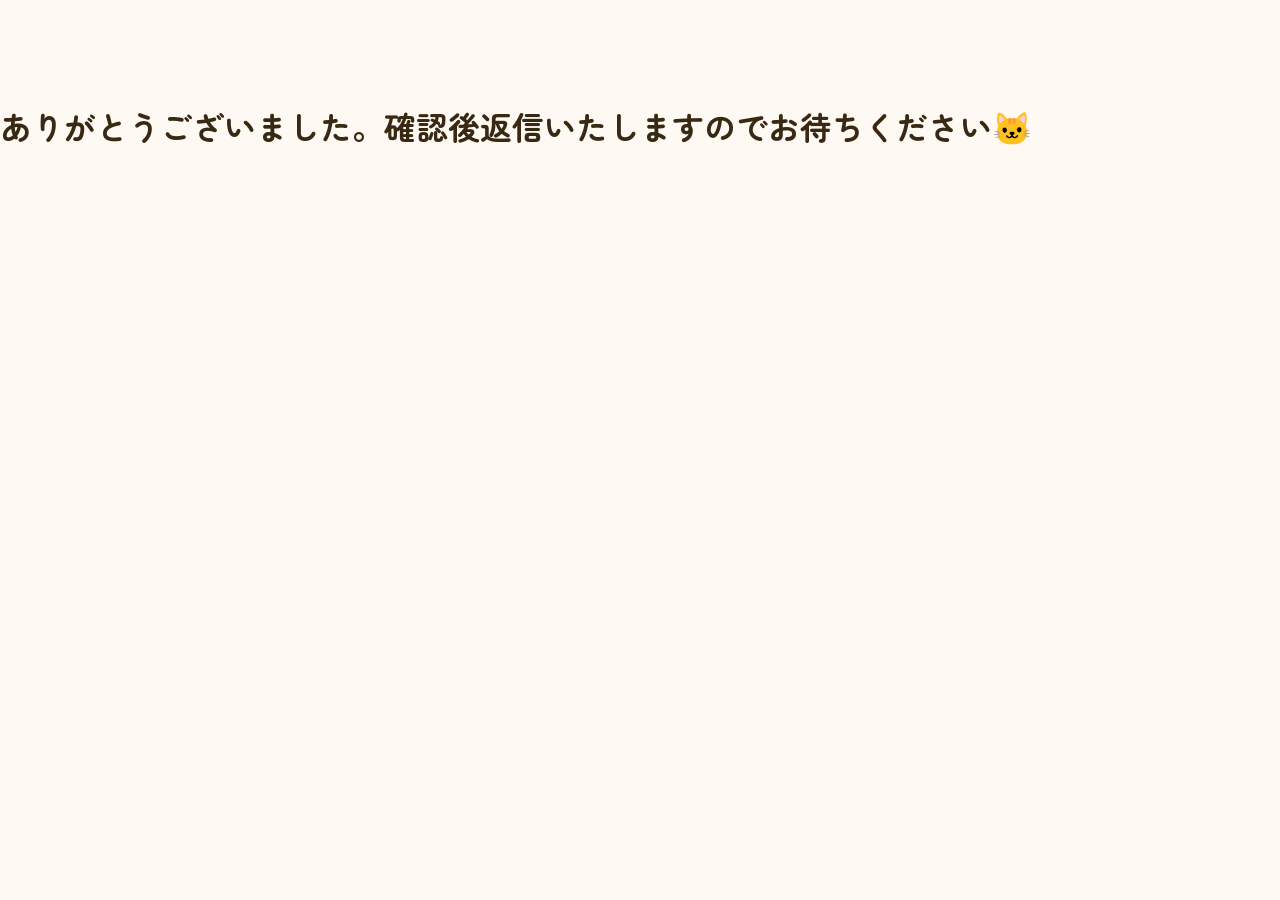
<file: thankyou.html>
<!DOCTYPE html>
<html lang="ja">
  <head>
    <meta charset="utf-8" />
    <meta name="description" content="私のポートフォリオ" />
    <meta
      name="viewport"
      content="width=device-width, initial-scale=1.0, maximum-scale=1.0, user-scalable=no"
    />
    <link rel="stylesheet" href="./css/style.css" />
    <link rel="stylesheet" href="./css/responsive.css" />
    <!-- <link rel="stylesheet" href="./css/respon.css" /> -->
    <title>.Studio Chika</title>
    <link rel="preconnect" href="https://fonts.googleapis.com" />
    <link rel="preconnect" href="https://fonts.gstatic.com" crossorigin />
    <link
      href="https://fonts.googleapis.com/css2?family=Inter:wght@200&family=Josefin+Sans:wght@300&family=Kiwi+Maru:wght@300&family=M+PLUS+Rounded+1c:wght@100&family=Noto+Sans+JP:wght@300;400&display=swap"
      rel="stylesheet"
    />
    <!-- ファビコン -->
    <link rel="icon" href="./img/fa.png" />
    <!-- googlefonts -->
    <link rel="preconnect" href="https://fonts.googleapis.com" />
    <link rel="preconnect" href="https://fonts.gstatic.com" crossorigin />
    <link
      href="https://fonts.googleapis.com/css2?family=Zen+Maru+Gothic&display=swap"
      rel="stylesheet"
    />
  </head>
  <body>
    <header></header>
    <main>
      <h1>ありがとうございました。確認後返信いたしますのでお待ちください🐱</h1>
    </main>
  </body>
</html>
</file>
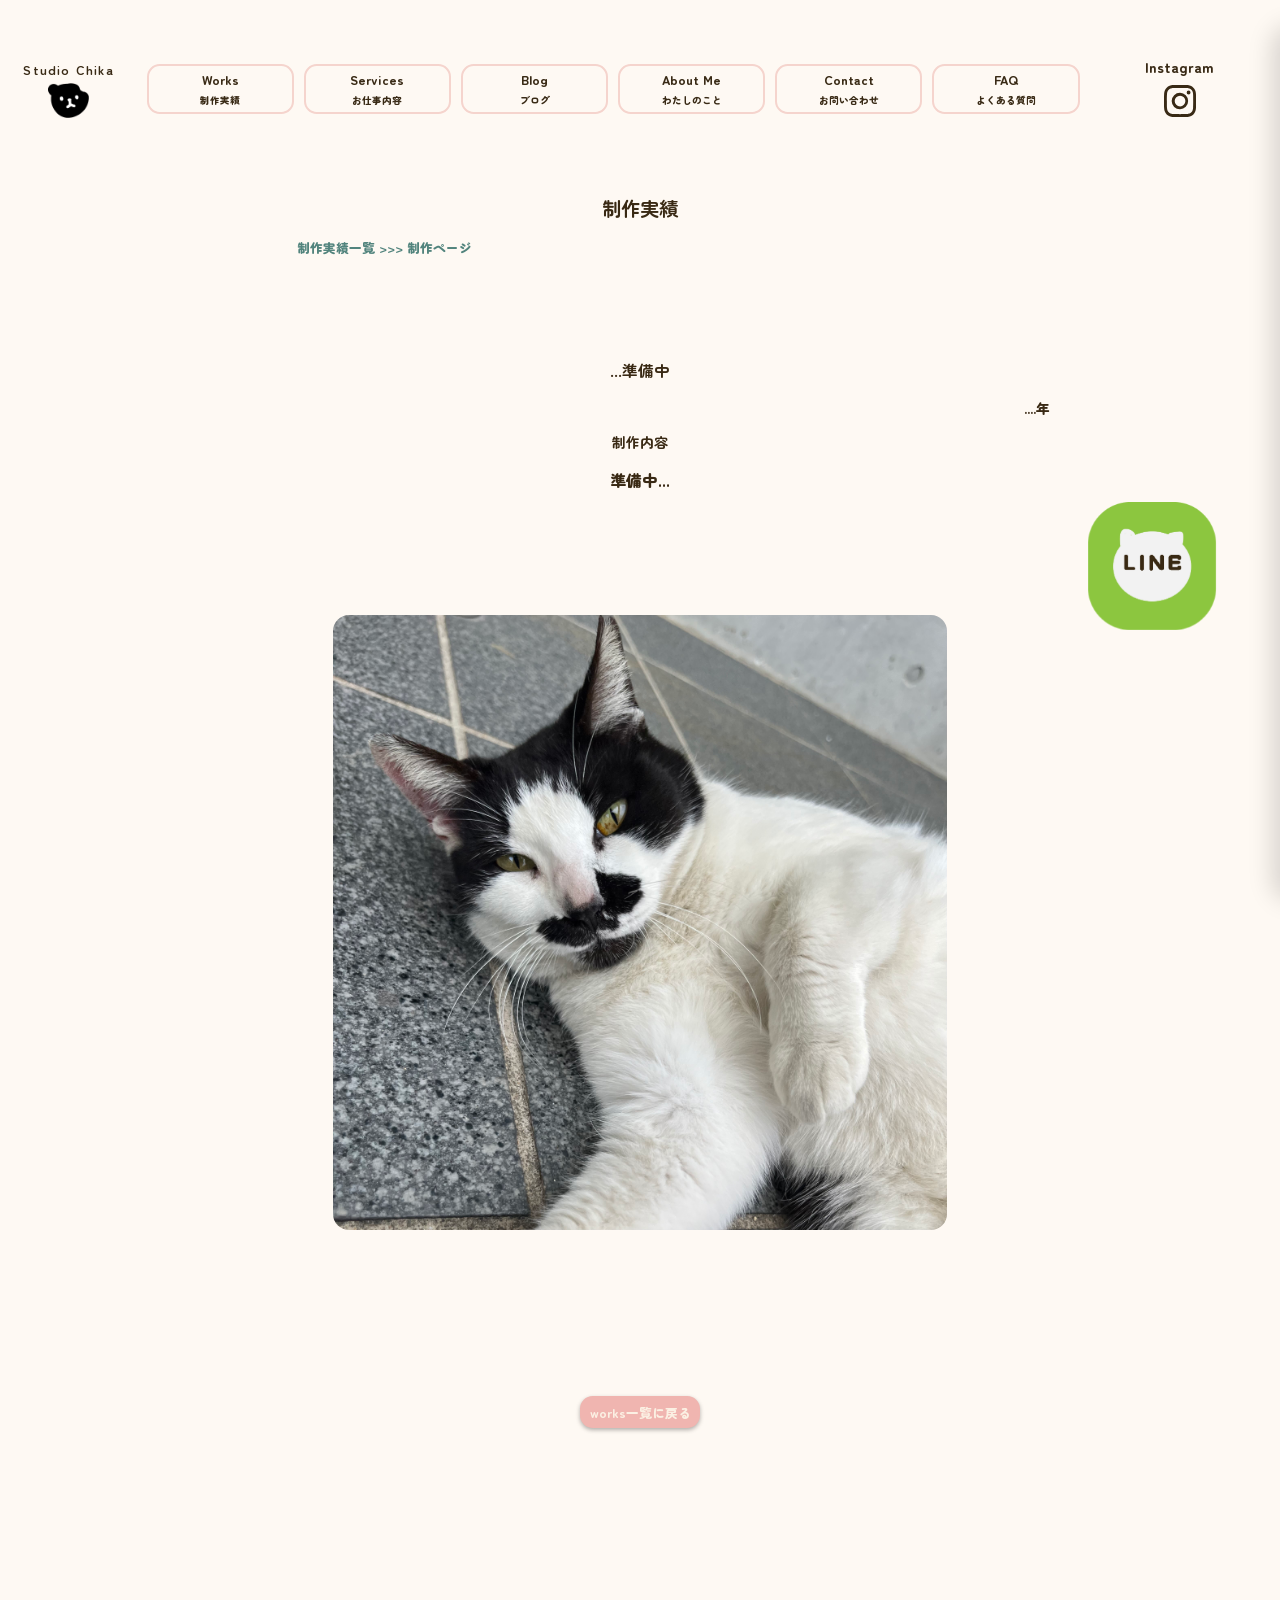
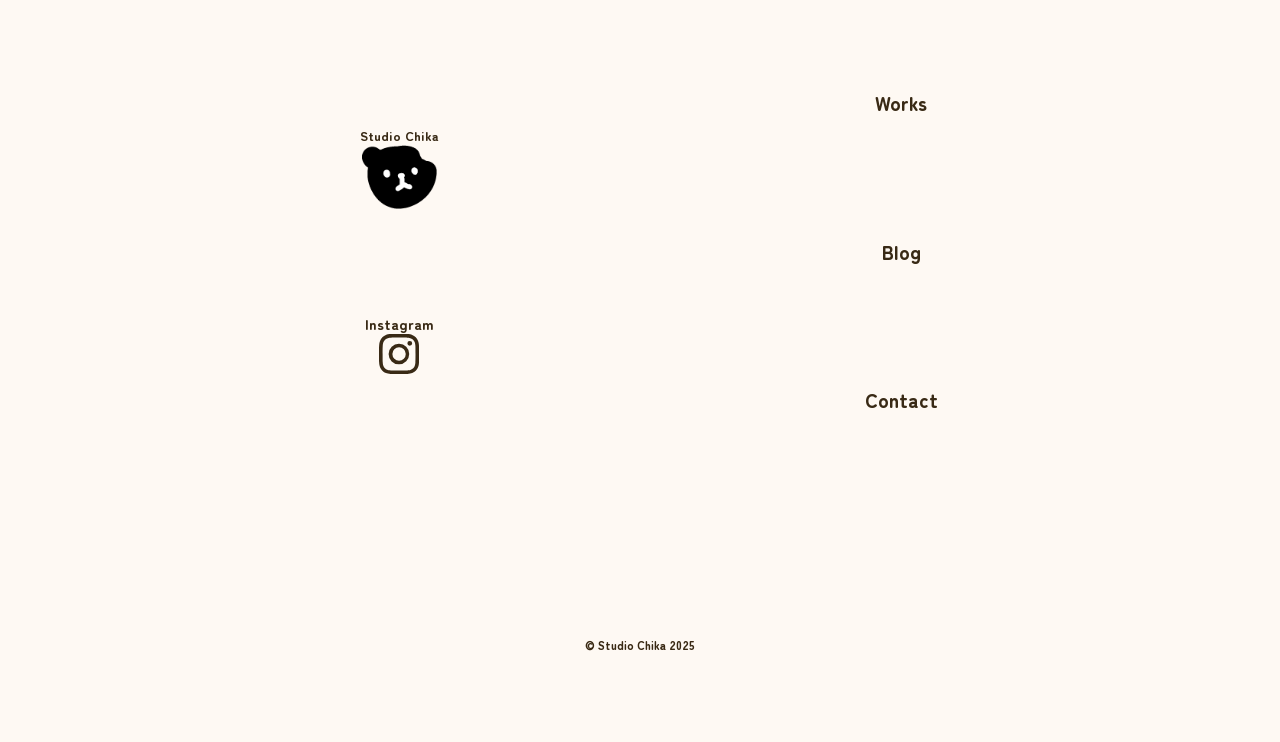
<file: works-preparation.html>
<!DOCTYPE html>
<html lang="ja">
  <head>
    <meta charset="utf-8" />
    <meta name="description" content="私のポートフォリオ" />
    <meta
      name="viewport"
      content="width=device-width, initial-scale=1.0, maximum-scale=1.0, user-scalable=no"
    />
    <link rel="stylesheet" href="./css/style.css" />
    <link rel="stylesheet" href="./css/works.css" />
    <link rel="stylesheet" href="./css/responsive.css" />
    <!-- <link rel="stylesheet" href="./css/respon.css" /> -->
    <title>.Studio Chika</title>
    <link rel="preconnect" href="https://fonts.googleapis.com" />
    <link rel="preconnect" href="https://fonts.gstatic.com" crossorigin />
    <link
      href="https://fonts.googleapis.com/css2?family=Inter:wght@200&family=Josefin+Sans:wght@300&family=Kiwi+Maru:wght@300&family=M+PLUS+Rounded+1c:wght@100&family=Noto+Sans+JP:wght@300;400&display=swap"
      rel="stylesheet"
    />
    <!-- ファビコン -->
    <link rel="icon" href="./img/fa.png" />
    <!-- googlefonts -->
    <link rel="preconnect" href="https://fonts.googleapis.com" />
    <link rel="preconnect" href="https://fonts.gstatic.com" crossorigin />
    <link
      href="https://fonts.googleapis.com/css2?family=Zen+Maru+Gothic&display=swap"
      rel="stylesheet"
    />
  </head>
  <body>
    <!-------------------- header -------------------->
    <header>
      <div id="header-wrap">
        <h1 id="header-logo">
          <a id="header-logo-txt" href="index.html">Studio Chika</a>
          <div id="header-logo-img_wrap">
            <a id="header-logo-img" href="./index.html">
              <img src="./img/StudioChika.png" />
            </a>
            <a id="bear-talk" href="">
              <img src="./img/bear-talk_1.png" />
              <img src="./img/bear-talk_2.png" />
              <img src="./img/bear-talk_3.png" />
              <img src="./img/bear-talk_4.png" />
              <img src="./img/bear-talk_5.png" />
              <img src="./img/bear-talk_6.png" />
              <img src="./img/bear-talk_7.png" />
              <img src="./img/bear-talk_8.png" />
              <img src="./img/bear-talk_9.png" />
            </a>
          </div>
        </h1>
        <!-- pc用ナビゲーション -->
        <nav id="nav-pc">
          <ul>
            <li>
              <div class="nav-pc_content">
                <div class="cat-popup">
                  <img src="./img/popuup.png" alt="" />
                </div>
                <a href="./works-archive.html">
                  Works<br /><span class="japan">制作実績</span>
                </a>
              </div>
            </li>
            <li>
              <div class="nav-pc_content">
                <div class="cat-popup">
                  <img src="./img/popuup.png" alt="" />
                </div>
                <a href="./index.html#service">
                  Services<br /><span class="japan">お仕事内容</span>
                </a>
              </div>
            </li>
            <li>
              <div class="nav-pc_content">
                <div class="cat-popup">
                  <img src="./img/popuup.png" alt="" />
                </div>
                <a href="./blog-archive.html">
                  Blog<br /><span class="japan">ブログ</span>
                </a>
              </div>
            </li>
            <li>
              <div class="nav-pc_content">
                <div class="cat-popup">
                  <img src="./img/popuup.png" alt="" />
                </div>
                <a href="./about.html">
                  About Me<br /><span class="japan">わたしのこと</span>
                </a>
              </div>
            </li>
            <li>
              <div class="nav-pc_content">
                <div class="cat-popup">
                  <img src="./img/popuup.png" alt="" />
                </div>
                <a href="./contact.html">
                  Contact<br /><span class="japan">お問い合わせ</span>
                </a>
              </div>
            </li>
            <li>
              <div class="nav-pc_content">
                <div class="cat-popup">
                  <img src="./img/popuup.png" alt="" />
                </div>
                <a href="./faq.html">
                  FAQ<br /><span class="japan">よくある質問</span>
                </a>
              </div>
            </li>
          </ul>
          <div id="icon-instagram">
            <a
              href="https://www.instagram.com/studio___chika?igsh=dW5pYTMybGZkM2Nh&utm_source=qr"
              target="_blank"
              rel="noopener noreferrer"
            >
              <div class="icon-instagram__txt">Instagram</div>
              <div class="icon-instagram__img">
                <svg
                  xmlns="http://www.w3.org/2000/svg"
                  width="16"
                  height="16"
                  fill="currentColor"
                  class="bi bi-instagram"
                  viewBox="0 0 16 16"
                >
                  <path
                    d="M8 0C5.829 0 5.556.01 4.703.048 3.85.088 3.269.222 2.76.42a3.9 3.9 0 0 0-1.417.923A3.9 3.9 0 0 0 .42 2.76C.222 3.268.087 3.85.048 4.7.01 5.555 0 5.827 0 8.001c0 2.172.01 2.444.048 3.297.04.852.174 1.433.372 1.942.205.526.478.972.923 1.417.444.445.89.719 1.416.923.51.198 1.09.333 1.942.372C5.555 15.99 5.827 16 8 16s2.444-.01 3.298-.048c.851-.04 1.434-.174 1.943-.372a3.9 3.9 0 0 0 1.416-.923c.445-.445.718-.891.923-1.417.197-.509.332-1.09.372-1.942C15.99 10.445 16 10.173 16 8s-.01-2.445-.048-3.299c-.04-.851-.175-1.433-.372-1.941a3.9 3.9 0 0 0-.923-1.417A3.9 3.9 0 0 0 13.24.42c-.51-.198-1.092-.333-1.943-.372C10.443.01 10.172 0 7.998 0zm-.717 1.442h.718c2.136 0 2.389.007 3.232.046.78.035 1.204.166 1.486.275.373.145.64.319.92.599s.453.546.598.92c.11.281.24.705.275 1.485.039.843.047 1.096.047 3.231s-.008 2.389-.047 3.232c-.035.78-.166 1.203-.275 1.485a2.5 2.5 0 0 1-.599.919c-.28.28-.546.453-.92.598-.28.11-.704.24-1.485.276-.843.038-1.096.047-3.232.047s-2.39-.009-3.233-.047c-.78-.036-1.203-.166-1.485-.276a2.5 2.5 0 0 1-.92-.598 2.5 2.5 0 0 1-.6-.92c-.109-.281-.24-.705-.275-1.485-.038-.843-.046-1.096-.046-3.233s.008-2.388.046-3.231c.036-.78.166-1.204.276-1.486.145-.373.319-.64.599-.92s.546-.453.92-.598c.282-.11.705-.24 1.485-.276.738-.034 1.024-.044 2.515-.045zm4.988 1.328a.96.96 0 1 0 0 1.92.96.96 0 0 0 0-1.92m-4.27 1.122a4.109 4.109 0 1 0 0 8.217 4.109 4.109 0 0 0 0-8.217m0 1.441a2.667 2.667 0 1 1 0 5.334 2.667 2.667 0 0 1 0-5.334"
                  />
                </svg>
              </div>
            </a>
          </div>
        </nav>
        <!----------- ハンバーガーナビ -------------->
        <button
          id="nav-sp-open-btn"
          class="nav-toggle"
          type="button"
          aria-controls="nav-sp"
          aria-expanded="false"
          aria-label="メニューを開く"
        >
          MENU
        </button>
        <nav
          id="nav-sp"
          class="nav-drawer"
          data-visible="false"
          aria-hidden="true"
        >
          <button
            id="nav-sp-close-btn"
            type="button"
            aria-label="メニューを閉じる"
          >
            CLOSE
          </button>
          <ul class="nav-list">
            <li>
              <a href="./index.html"> Home </a>
            </li>
            <li>
              <a href="./works-archive.html">Works</a>
            </li>
            <li>
              <a href="./index.html#service">Services</a>
            </li>
            <li>
              <a href="./blog-archive.html">Blog</a>
            </li>
            <li>
              <a href="./about.html">About me</a>
            </li>
            <li>
              <a href="./contact.html">Contact</a>
            </li>
            <li>
              <a href="./faq.html">FAQ</a>
            </li>
            <li>
              <a
                href="https://www.instagram.com/studio___chika?igsh=dW5pYTMybGZkM2Nh&utm_source=qr"
                target="_blank"
                rel="noopener noreferrer"
              >
                <div>
                  <svg
                    xmlns="http://www.w3.org/2000/svg"
                    width="20"
                    height="20"
                    fill="currentColor"
                    class="bi bi-instagram"
                    viewBox="0 0 16 16"
                  >
                    <path
                      d="M8 0C5.829 0 5.556.01 4.703.048 3.85.088 3.269.222 2.76.42a3.9 3.9 0 0 0-1.417.923A3.9 3.9 0 0 0 .42 2.76C.222 3.268.087 3.85.048 4.7.01 5.555 0 5.827 0 8.001c0 2.172.01 2.444.048 3.297.04.852.174 1.433.372 1.942.205.526.478.972.923 1.417.444.445.89.719 1.416.923.51.198 1.09.333 1.942.372C5.555 15.99 5.827 16 8 16s2.444-.01 3.298-.048c.851-.04 1.434-.174 1.943-.372a3.9 3.9 0 0 0 1.416-.923c.445-.445.718-.891.923-1.417.197-.509.332-1.09.372-1.942C15.99 10.445 16 10.173 16 8s-.01-2.445-.048-3.299c-.04-.851-.175-1.433-.372-1.941a3.9 3.9 0 0 0-.923-1.417A3.9 3.9 0 0 0 13.24.42c-.51-.198-1.092-.333-1.943-.372C10.443.01 10.172 0 7.998 0zm-.717 1.442h.718c2.136 0 2.389.007 3.232.046.78.035 1.204.166 1.486.275.373.145.64.319.92.599s.453.546.598.92c.11.281.24.705.275 1.485.039.843.047 1.096.047 3.231s-.008 2.389-.047 3.232c-.035.78-.166 1.203-.275 1.485a2.5 2.5 0 0 1-.599.919c-.28.28-.546.453-.92.598-.28.11-.704.24-1.485.276-.843.038-1.096.047-3.232.047s-2.39-.009-3.233-.047c-.78-.036-1.203-.166-1.485-.276a2.5 2.5 0 0 1-.92-.598 2.5 2.5 0 0 1-.6-.92c-.109-.281-.24-.705-.275-1.485-.038-.843-.046-1.096-.046-3.233s.008-2.388.046-3.231c.036-.78.166-1.204.276-1.486.145-.373.319-.64.599-.92s.546-.453.92-.598c.282-.11.705-.24 1.485-.276.738-.034 1.024-.044 2.515-.045zm4.988 1.328a.96.96 0 1 0 0 1.92.96.96 0 0 0 0-1.92m-4.27 1.122a4.109 4.109 0 1 0 0 8.217 4.109 4.109 0 0 0 0-8.217m0 1.441a2.667 2.667 0 1 1 0 5.334 2.667 2.667 0 0 1 0-5.334"
                    />
                  </svg>
                </div>
              </a>
            </li>
          </ul>
        </nav>
      </div>
    </header>

    <!--------------------- main ----------------------->
    <main id="main">
      <!------------------------- line ----------------------->
      <div id="line-wrap">
        <div class="popup-line-message">
          <img src="./img/line-message.png" />
        </div>
        <a
          id="line-img"
          href="https://lin.ee/Jpfigf6"
          target="_blank"
          rel="noopener noreferrer"
        >
          <img src="./img/line-icon.png" />
        </a>
      </div>

      <!--------------------------works-single---------------------->
      <article id="works-single">
        <h1 class="ttl">制作実績</h1>
        <div class="pankuzu">
          <a href="./works-archive.html">制作実績一覧 </a> >>> 制作ページ
        </div>
        <div id="works-single__contents">
          <h2 id="works-single__ttl">...準備中</h2>
          <p id="works-single__url"></p>
          <p id="works-single__date">....年</p>
          <h3 id="works-single__txt">制作内容</h3>
          <p>準備中...</p>
          <div id="works-single__thumbnail">
            <!--------- worksサムネ ---------->
            <a
              href="https://chikkka.github.io/portfolio/"
              target="_blank"
              rel="noopener noreferrer"
            >
              <img src="./img/blog_3.jpg" alt="worksのサムネイル" />
            </a>
          </div>
        </div>
        <p id="works-single__back">
          <a href="./works-archive.html">works一覧に戻る</a>
        </p>
      </article>
    </main>
    <!--------------------------- footer -------------------->
    <footer>
      <!-- pc用ナビゲーション -->
      <div id="footer-content_wrap">
        <div id="footer-icon-wrap">
          <div class="footer-logo">
            <a id="footer-logo_txt" href="index.html"> Studio Chika </a>
            <p>
              <a href="">
                <img src="./img/StudioChika.png" />
              </a>
            </p>
          </div>
          <div id="icon-instagram__footer">
            <a
              href="https://www.instagram.com/studio___chika?igsh=dW5pYTMybGZkM2Nh&utm_source=qr"
              target="_blank"
              rel="noopener noreferrer"
            >
              <div class="icon-instagram__footer--txt">Instagram</div>
              <div class="icon-instagram__footer--img">
                <svg
                  xmlns="http://www.w3.org/2000/svg"
                  width="16"
                  height="16"
                  fill="currentColor"
                  class="bi bi-instagram"
                  viewBox="0 0 16 16"
                >
                  <path
                    d="M8 0C5.829 0 5.556.01 4.703.048 3.85.088 3.269.222 2.76.42a3.9 3.9 0 0 0-1.417.923A3.9 3.9 0 0 0 .42 2.76C.222 3.268.087 3.85.048 4.7.01 5.555 0 5.827 0 8.001c0 2.172.01 2.444.048 3.297.04.852.174 1.433.372 1.942.205.526.478.972.923 1.417.444.445.89.719 1.416.923.51.198 1.09.333 1.942.372C5.555 15.99 5.827 16 8 16s2.444-.01 3.298-.048c.851-.04 1.434-.174 1.943-.372a3.9 3.9 0 0 0 1.416-.923c.445-.445.718-.891.923-1.417.197-.509.332-1.09.372-1.942C15.99 10.445 16 10.173 16 8s-.01-2.445-.048-3.299c-.04-.851-.175-1.433-.372-1.941a3.9 3.9 0 0 0-.923-1.417A3.9 3.9 0 0 0 13.24.42c-.51-.198-1.092-.333-1.943-.372C10.443.01 10.172 0 7.998 0zm-.717 1.442h.718c2.136 0 2.389.007 3.232.046.78.035 1.204.166 1.486.275.373.145.64.319.92.599s.453.546.598.92c.11.281.24.705.275 1.485.039.843.047 1.096.047 3.231s-.008 2.389-.047 3.232c-.035.78-.166 1.203-.275 1.485a2.5 2.5 0 0 1-.599.919c-.28.28-.546.453-.92.598-.28.11-.704.24-1.485.276-.843.038-1.096.047-3.232.047s-2.39-.009-3.233-.047c-.78-.036-1.203-.166-1.485-.276a2.5 2.5 0 0 1-.92-.598 2.5 2.5 0 0 1-.6-.92c-.109-.281-.24-.705-.275-1.485-.038-.843-.046-1.096-.046-3.233s.008-2.388.046-3.231c.036-.78.166-1.204.276-1.486.145-.373.319-.64.599-.92s.546-.453.92-.598c.282-.11.705-.24 1.485-.276.738-.034 1.024-.044 2.515-.045zm4.988 1.328a.96.96 0 1 0 0 1.92.96.96 0 0 0 0-1.92m-4.27 1.122a4.109 4.109 0 1 0 0 8.217 4.109 4.109 0 0 0 0-8.217m0 1.441a2.667 2.667 0 1 1 0 5.334 2.667 2.667 0 0 1 0-5.334"
                  />
                </svg>
              </div>
            </a>
          </div>
        </div>
        <nav id="footer-nav">
          <ul>
            <li>
              <a href="./works-archive.html"> Works </a>
            </li>
            <li>
              <a href="./blog-archive.html"> Blog </a>
            </li>
            <li>
              <a href="./contact.html"> Contact </a>
            </li>
          </ul>
        </nav>
      </div>
      <p id="copy">&copy; Studio Chika 2025</p>
    </footer>
    <script src="./script.js"></script>
  </body>
</html>
</file>
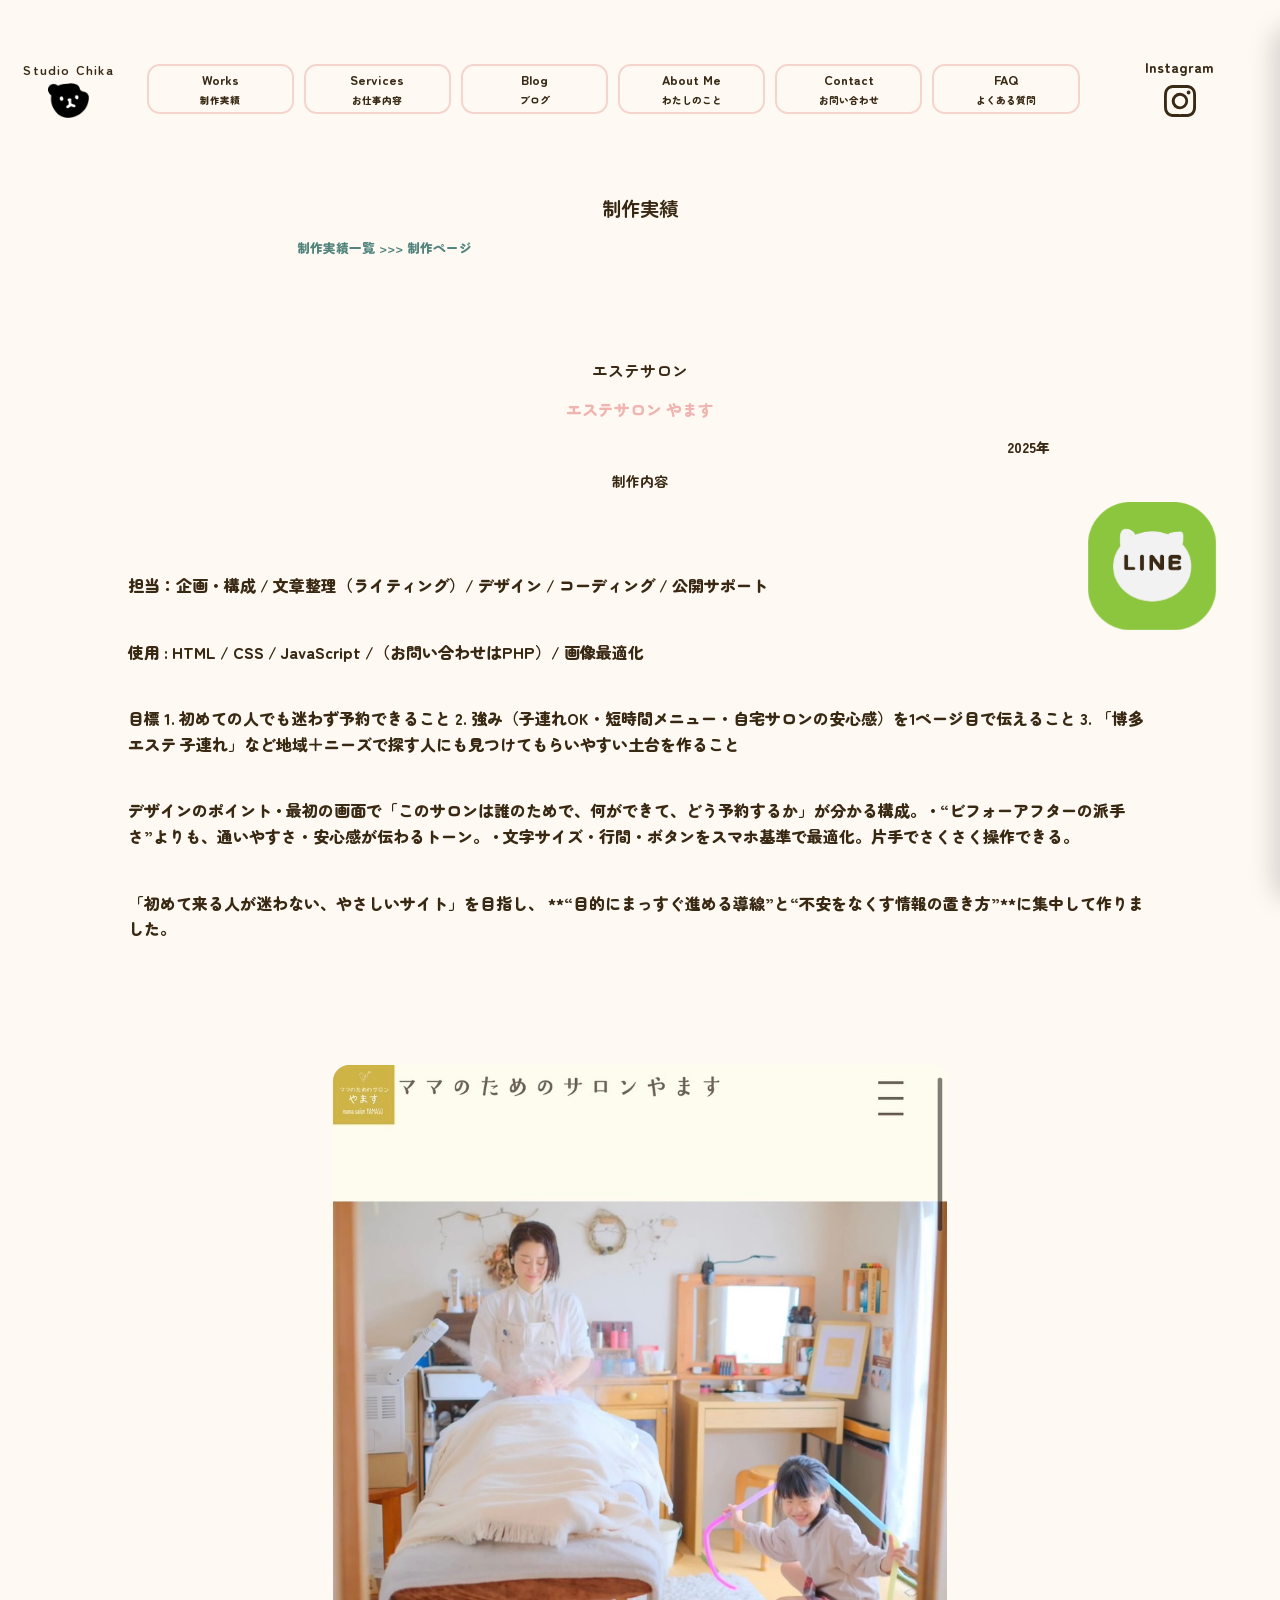
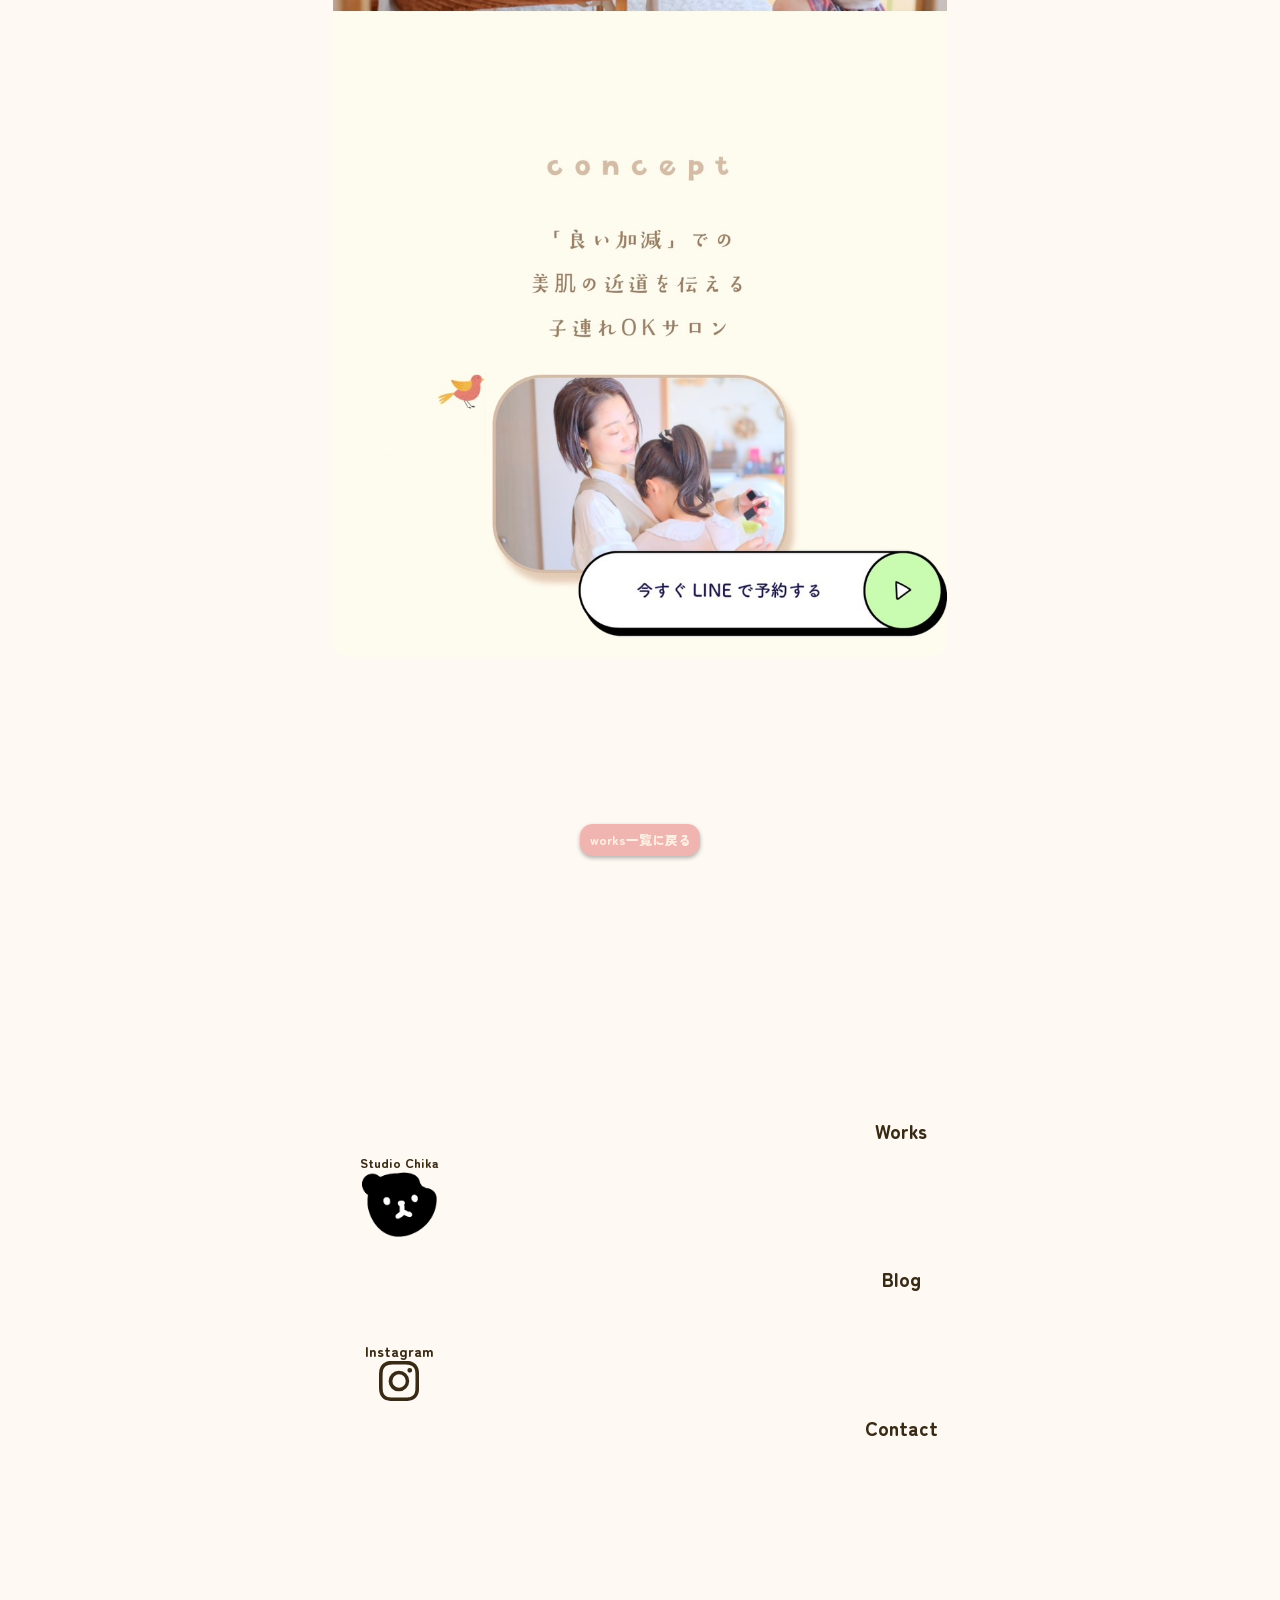
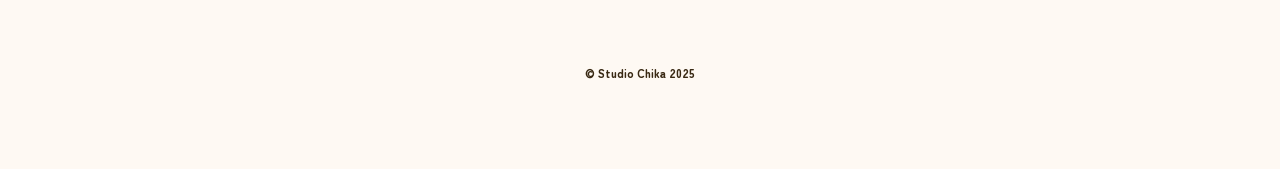
<file: works-single.html>
<!DOCTYPE html>
<html lang="ja">
  <head>
    <meta charset="utf-8" />
    <meta name="description" content="私のポートフォリオ" />
    <meta
      name="viewport"
      content="width=device-width, initial-scale=1.0, maximum-scale=1.0, user-scalable=no"
    />
    <link rel="stylesheet" href="./css/style.css" />
    <link rel="stylesheet" href="./css/works.css" />
    <link rel="stylesheet" href="./css/responsive.css" />
    <!-- <link rel="stylesheet" href="./css/respon.css" /> -->
    <title>.Studio Chika</title>
    <link rel="preconnect" href="https://fonts.googleapis.com" />
    <link rel="preconnect" href="https://fonts.gstatic.com" crossorigin />
    <link
      href="https://fonts.googleapis.com/css2?family=Inter:wght@200&family=Josefin+Sans:wght@300&family=Kiwi+Maru:wght@300&family=M+PLUS+Rounded+1c:wght@100&family=Noto+Sans+JP:wght@300;400&display=swap"
      rel="stylesheet"
    />
    <!-- ファビコン -->
    <link rel="icon" href="./img/fa.png" />
    <!-- googlefonts -->
    <link rel="preconnect" href="https://fonts.googleapis.com" />
    <link rel="preconnect" href="https://fonts.gstatic.com" crossorigin />
    <link
      href="https://fonts.googleapis.com/css2?family=Zen+Maru+Gothic&display=swap"
      rel="stylesheet"
    />
  </head>
  <body>
    <!-------------------- header -------------------->
    <header>
      <div id="header-wrap">
        <h1 id="header-logo">
          <a id="header-logo-txt" href="index.html">Studio Chika</a>
          <div id="header-logo-img_wrap">
            <a id="header-logo-img" href="./index.html">
              <img src="./img/StudioChika.png" />
            </a>
            <a id="bear-talk" href="">
              <img src="./img/bear-talk_1.png" />
              <img src="./img/bear-talk_2.png" />
              <img src="./img/bear-talk_3.png" />
              <img src="./img/bear-talk_4.png" />
              <img src="./img/bear-talk_5.png" />
              <img src="./img/bear-talk_6.png" />
              <img src="./img/bear-talk_7.png" />
              <img src="./img/bear-talk_8.png" />
              <img src="./img/bear-talk_9.png" />
            </a>
          </div>
        </h1>
        <!-- pc用ナビゲーション -->
        <nav id="nav-pc">
          <ul>
            <li>
              <div class="nav-pc_content">
                <div class="cat-popup">
                  <img src="./img/popuup.png" alt="" />
                </div>
                <a href="./works-archive.html">
                  Works<br /><span class="japan">制作実績</span>
                </a>
              </div>
            </li>
            <li>
              <div class="nav-pc_content">
                <div class="cat-popup">
                  <img src="./img/popuup.png" alt="" />
                </div>
                <a href="./index.html#service">
                  Services<br /><span class="japan">お仕事内容</span>
                </a>
              </div>
            </li>
            <li>
              <div class="nav-pc_content">
                <div class="cat-popup">
                  <img src="./img/popuup.png" alt="" />
                </div>
                <a href="./blog-archive.html">
                  Blog<br /><span class="japan">ブログ</span>
                </a>
              </div>
            </li>
            <li>
              <div class="nav-pc_content">
                <div class="cat-popup">
                  <img src="./img/popuup.png" alt="" />
                </div>
                <a href="./about.html">
                  About Me<br /><span class="japan">わたしのこと</span>
                </a>
              </div>
            </li>
            <li>
              <div class="nav-pc_content">
                <div class="cat-popup">
                  <img src="./img/popuup.png" alt="" />
                </div>
                <a href="./contact.html">
                  Contact<br /><span class="japan">お問い合わせ</span>
                </a>
              </div>
            </li>
            <li>
              <div class="nav-pc_content">
                <div class="cat-popup">
                  <img src="./img/popuup.png" alt="" />
                </div>
                <a href="./faq.html">
                  FAQ<br /><span class="japan">よくある質問</span>
                </a>
              </div>
            </li>
          </ul>
          <div id="icon-instagram">
            <a
              href="https://www.instagram.com/studio___chika?igsh=dW5pYTMybGZkM2Nh&utm_source=qr"
              target="_blank"
              rel="noopener noreferrer"
            >
              <div class="icon-instagram__txt">Instagram</div>
              <div class="icon-instagram__img">
                <svg
                  xmlns="http://www.w3.org/2000/svg"
                  width="16"
                  height="16"
                  fill="currentColor"
                  class="bi bi-instagram"
                  viewBox="0 0 16 16"
                >
                  <path
                    d="M8 0C5.829 0 5.556.01 4.703.048 3.85.088 3.269.222 2.76.42a3.9 3.9 0 0 0-1.417.923A3.9 3.9 0 0 0 .42 2.76C.222 3.268.087 3.85.048 4.7.01 5.555 0 5.827 0 8.001c0 2.172.01 2.444.048 3.297.04.852.174 1.433.372 1.942.205.526.478.972.923 1.417.444.445.89.719 1.416.923.51.198 1.09.333 1.942.372C5.555 15.99 5.827 16 8 16s2.444-.01 3.298-.048c.851-.04 1.434-.174 1.943-.372a3.9 3.9 0 0 0 1.416-.923c.445-.445.718-.891.923-1.417.197-.509.332-1.09.372-1.942C15.99 10.445 16 10.173 16 8s-.01-2.445-.048-3.299c-.04-.851-.175-1.433-.372-1.941a3.9 3.9 0 0 0-.923-1.417A3.9 3.9 0 0 0 13.24.42c-.51-.198-1.092-.333-1.943-.372C10.443.01 10.172 0 7.998 0zm-.717 1.442h.718c2.136 0 2.389.007 3.232.046.78.035 1.204.166 1.486.275.373.145.64.319.92.599s.453.546.598.92c.11.281.24.705.275 1.485.039.843.047 1.096.047 3.231s-.008 2.389-.047 3.232c-.035.78-.166 1.203-.275 1.485a2.5 2.5 0 0 1-.599.919c-.28.28-.546.453-.92.598-.28.11-.704.24-1.485.276-.843.038-1.096.047-3.232.047s-2.39-.009-3.233-.047c-.78-.036-1.203-.166-1.485-.276a2.5 2.5 0 0 1-.92-.598 2.5 2.5 0 0 1-.6-.92c-.109-.281-.24-.705-.275-1.485-.038-.843-.046-1.096-.046-3.233s.008-2.388.046-3.231c.036-.78.166-1.204.276-1.486.145-.373.319-.64.599-.92s.546-.453.92-.598c.282-.11.705-.24 1.485-.276.738-.034 1.024-.044 2.515-.045zm4.988 1.328a.96.96 0 1 0 0 1.92.96.96 0 0 0 0-1.92m-4.27 1.122a4.109 4.109 0 1 0 0 8.217 4.109 4.109 0 0 0 0-8.217m0 1.441a2.667 2.667 0 1 1 0 5.334 2.667 2.667 0 0 1 0-5.334"
                  />
                </svg>
              </div>
            </a>
          </div>
        </nav>
        <!----------- ハンバーガーナビ -------------->
        <button
          id="nav-sp-open-btn"
          class="nav-toggle"
          type="button"
          aria-controls="nav-sp"
          aria-expanded="false"
          aria-label="メニューを開く"
        >
          MENU
        </button>
        <nav
          id="nav-sp"
          class="nav-drawer"
          data-visible="false"
          aria-hidden="true"
        >
          <button
            id="nav-sp-close-btn"
            type="button"
            aria-label="メニューを閉じる"
          >
            CLOSE
          </button>
          <ul class="nav-list">
            <li>
              <a href="./index.html"> Home </a>
            </li>
            <li>
              <a href="./works-archive.html">Works</a>
            </li>
            <li>
              <a href="./index.html#service">Services</a>
            </li>
            <li>
              <a href="./blog-archive.html">Blog</a>
            </li>
            <li>
              <a href="./about.html">About me</a>
            </li>
            <li>
              <a href="./contact.html">Contact</a>
            </li>
            <li>
              <a href="./faq.html">FAQ</a>
            </li>
            <li>
              <a
                href="https://www.instagram.com/studio___chika?igsh=dW5pYTMybGZkM2Nh&utm_source=qr"
                target="_blank"
                rel="noopener noreferrer"
              >
                <div>
                  <svg
                    xmlns="http://www.w3.org/2000/svg"
                    width="20"
                    height="20"
                    fill="currentColor"
                    class="bi bi-instagram"
                    viewBox="0 0 16 16"
                  >
                    <path
                      d="M8 0C5.829 0 5.556.01 4.703.048 3.85.088 3.269.222 2.76.42a3.9 3.9 0 0 0-1.417.923A3.9 3.9 0 0 0 .42 2.76C.222 3.268.087 3.85.048 4.7.01 5.555 0 5.827 0 8.001c0 2.172.01 2.444.048 3.297.04.852.174 1.433.372 1.942.205.526.478.972.923 1.417.444.445.89.719 1.416.923.51.198 1.09.333 1.942.372C5.555 15.99 5.827 16 8 16s2.444-.01 3.298-.048c.851-.04 1.434-.174 1.943-.372a3.9 3.9 0 0 0 1.416-.923c.445-.445.718-.891.923-1.417.197-.509.332-1.09.372-1.942C15.99 10.445 16 10.173 16 8s-.01-2.445-.048-3.299c-.04-.851-.175-1.433-.372-1.941a3.9 3.9 0 0 0-.923-1.417A3.9 3.9 0 0 0 13.24.42c-.51-.198-1.092-.333-1.943-.372C10.443.01 10.172 0 7.998 0zm-.717 1.442h.718c2.136 0 2.389.007 3.232.046.78.035 1.204.166 1.486.275.373.145.64.319.92.599s.453.546.598.92c.11.281.24.705.275 1.485.039.843.047 1.096.047 3.231s-.008 2.389-.047 3.232c-.035.78-.166 1.203-.275 1.485a2.5 2.5 0 0 1-.599.919c-.28.28-.546.453-.92.598-.28.11-.704.24-1.485.276-.843.038-1.096.047-3.232.047s-2.39-.009-3.233-.047c-.78-.036-1.203-.166-1.485-.276a2.5 2.5 0 0 1-.92-.598 2.5 2.5 0 0 1-.6-.92c-.109-.281-.24-.705-.275-1.485-.038-.843-.046-1.096-.046-3.233s.008-2.388.046-3.231c.036-.78.166-1.204.276-1.486.145-.373.319-.64.599-.92s.546-.453.92-.598c.282-.11.705-.24 1.485-.276.738-.034 1.024-.044 2.515-.045zm4.988 1.328a.96.96 0 1 0 0 1.92.96.96 0 0 0 0-1.92m-4.27 1.122a4.109 4.109 0 1 0 0 8.217 4.109 4.109 0 0 0 0-8.217m0 1.441a2.667 2.667 0 1 1 0 5.334 2.667 2.667 0 0 1 0-5.334"
                    />
                  </svg>
                </div>
              </a>
            </li>
          </ul>
        </nav>
      </div>
    </header>

    <!--------------------- main ----------------------->
    <main id="main">
      <!------------------------- line ----------------------->
      <div id="line-wrap">
        <div class="popup-line-message">
          <img src="./img/line-message.png" />
        </div>
        <a
          id="line-img"
          href="https://lin.ee/Jpfigf6"
          target="_blank"
          rel="noopener noreferrer"
        >
          <img src="./img/line-icon.png" />
        </a>
      </div>

      <!--------------------------works-single---------------------->
      <article id="works-single">
        <h1 class="ttl">制作実績</h1>
        <div class="pankuzu">
          <a href="./works-archive.html">制作実績一覧 </a> >>> 制作ページ
        </div>
        <div id="works-single__contents">
          <h2 id="works-single__ttl">エステサロン</h2>
          <p id="works-single__url">
            <a
              href="https://chikkka.github.io/kinumi2/"
              target="_blank"
              rel="noopener noreferrer"
            >
              エステサロン やます</a
            >
          </p>
          <p id="works-single__date">2025年</p>
          <h3 id="works-single__txt">制作内容</h3>
          <p id="works-single__charge">
            担当：企画・構成 / 文章整理（ライティング）/ デザイン / コーディング
            / 公開サポート
          </p>
          <p id="works-single__used">
            使用 : HTML / CSS / JavaScript /（お問い合わせはPHP）/ 画像最適化
          </p>
          <p id="works-single__goal">
            目標 1. 初めての人でも迷わず予約できること 2.
            強み（子連れOK・短時間メニュー・自宅サロンの安心感）を1ページ目で伝えること
            3. 「博多 エステ
            子連れ」など地域＋ニーズで探す人にも見つけてもらいやすい土台を作ること
          </p>
          <p id="works-single__design">
            デザインのポイント •
            最初の画面で「このサロンは誰のためで、何ができて、どう予約するか」が分かる構成。
            •
            “ビフォーアフターの派手さ”よりも、通いやすさ・安心感が伝わるトーン。
            •
            文字サイズ・行間・ボタンをスマホ基準で最適化。片手でさくさく操作できる。
          </p>
          <p id="works-single__summary">
            「初めて来る人が迷わない、やさしいサイト」を目指し、
            **“目的にまっすぐ進める導線”と“不安をなくす情報の置き方”**に集中して作りました。
          </p>
          <div id="works-single__thumbnail">
            <!--------- worksサムネ ---------->
            <a
              href="https://chikkka.github.io/kinumi2/"
              target="_blank"
              rel="noopener noreferrer"
            >
              <img src="./img/mamasalon.jpg" alt="worksのサムネイル" />
            </a>
          </div>
        </div>
        <p id="works-single__back">
          <a href="./works-archive.html">works一覧に戻る</a>
        </p>
      </article>
    </main>
    <!--------------------------- footer -------------------->
    <footer>
      <!-- pc用ナビゲーション -->
      <div id="footer-content_wrap">
        <div id="footer-icon-wrap">
          <div class="footer-logo">
            <a id="footer-logo_txt" href="index.html"> Studio Chika </a>
            <p>
              <a href="">
                <img src="./img/StudioChika.png" />
              </a>
            </p>
          </div>
          <div id="icon-instagram__footer">
            <a
              href="https://www.instagram.com/studio___chika?igsh=dW5pYTMybGZkM2Nh&utm_source=qr"
              target="_blank"
              rel="noopener noreferrer"
            >
              <div class="icon-instagram__footer--txt">Instagram</div>
              <div class="icon-instagram__footer--img">
                <svg
                  xmlns="http://www.w3.org/2000/svg"
                  width="16"
                  height="16"
                  fill="currentColor"
                  class="bi bi-instagram"
                  viewBox="0 0 16 16"
                >
                  <path
                    d="M8 0C5.829 0 5.556.01 4.703.048 3.85.088 3.269.222 2.76.42a3.9 3.9 0 0 0-1.417.923A3.9 3.9 0 0 0 .42 2.76C.222 3.268.087 3.85.048 4.7.01 5.555 0 5.827 0 8.001c0 2.172.01 2.444.048 3.297.04.852.174 1.433.372 1.942.205.526.478.972.923 1.417.444.445.89.719 1.416.923.51.198 1.09.333 1.942.372C5.555 15.99 5.827 16 8 16s2.444-.01 3.298-.048c.851-.04 1.434-.174 1.943-.372a3.9 3.9 0 0 0 1.416-.923c.445-.445.718-.891.923-1.417.197-.509.332-1.09.372-1.942C15.99 10.445 16 10.173 16 8s-.01-2.445-.048-3.299c-.04-.851-.175-1.433-.372-1.941a3.9 3.9 0 0 0-.923-1.417A3.9 3.9 0 0 0 13.24.42c-.51-.198-1.092-.333-1.943-.372C10.443.01 10.172 0 7.998 0zm-.717 1.442h.718c2.136 0 2.389.007 3.232.046.78.035 1.204.166 1.486.275.373.145.64.319.92.599s.453.546.598.92c.11.281.24.705.275 1.485.039.843.047 1.096.047 3.231s-.008 2.389-.047 3.232c-.035.78-.166 1.203-.275 1.485a2.5 2.5 0 0 1-.599.919c-.28.28-.546.453-.92.598-.28.11-.704.24-1.485.276-.843.038-1.096.047-3.232.047s-2.39-.009-3.233-.047c-.78-.036-1.203-.166-1.485-.276a2.5 2.5 0 0 1-.92-.598 2.5 2.5 0 0 1-.6-.92c-.109-.281-.24-.705-.275-1.485-.038-.843-.046-1.096-.046-3.233s.008-2.388.046-3.231c.036-.78.166-1.204.276-1.486.145-.373.319-.64.599-.92s.546-.453.92-.598c.282-.11.705-.24 1.485-.276.738-.034 1.024-.044 2.515-.045zm4.988 1.328a.96.96 0 1 0 0 1.92.96.96 0 0 0 0-1.92m-4.27 1.122a4.109 4.109 0 1 0 0 8.217 4.109 4.109 0 0 0 0-8.217m0 1.441a2.667 2.667 0 1 1 0 5.334 2.667 2.667 0 0 1 0-5.334"
                  />
                </svg>
              </div>
            </a>
          </div>
        </div>
        <nav id="footer-nav">
          <ul>
            <li>
              <a href="./works-archive.html"> Works </a>
            </li>
            <li>
              <a href="./blog-archive.html"> Blog </a>
            </li>
            <li>
              <a href="./contact.html"> Contact </a>
            </li>
          </ul>
        </nav>
      </div>
      <p id="copy">&copy; Studio Chika 2025</p>
    </footer>
    <script src="./script.js"></script>
  </body>
</html>
</file>
<file: css/style.css>
body {
  width: 100%;
  height: auto;
  font-family: "Zen Maru Gothic", sans-serif;
  font-weight: 900;
  font-style: normal;
  color: #392913;
  background-color: #fef9f3;
}

/* ------------------------- 共通 ------------------------*/

/*　リセット */
body,
ul,
li {
  margin: 0;
  padding: 0;
}

#works,
#service,
#blog,
#about,
#contact,
#faq {
  padding-top: 6%;
  padding-bottom: 6%;
}

a:hover:not(#line-content-wrap a, #header-logo-img, #line-img) {
  /* lineアイコン以外にカーソルが乗っている時に透明に近くなる */
  opacity: 0.3;
  cursor: pointer;
}

li {
  /* 頭の•を消す */
  list-style-type: none;
}

ul,
li,
a {
  color: #392a15;
  text-decoration: none;
}

button {
  cursor: pointer;
  box-shadow: 0 2px 4px rgba(0, 0, 0, 0.3);
}

.ttl,
.top-ttl {
  width: 100%;
  height: auto;
  margin-left: auto;
  margin-right: auto;
  font-size: 1.2rem;
  text-align: center;
  /* background-color: wheat; */
}

.pankuzu,
.pankuzu a {
  width: 60%;
  height: auto;
  font-size: 0.8rem;
  font-weight: 800;
  text-align: center;
  color: #52847d;
}

/* ================ header =====================*/
header {
  position: sticky;
  top: 0%;
  width: 100%;
  height: auto;
  z-index: 99999;
  background-color: #fef9f3;
}

#header-wrap {
  display: flex;
  /* align-items: center; */
  width: 100%;
  height: 6rem;
  margin: 0 auto;
  /* background-color: #e97d73; */
}

#header-logo {
  /* position: absolute; */
  width: 30%;
  height: auto;
  /* background-color: #f0b5b0; */
}

#header-logo-txt {
  display: block;
  width: 100%;
  height: auto;
  font-size: 0.8rem;
  letter-spacing: 1.2px;
  text-align: center;
  font-weight: bold;
  /* background-color: #faebd7; */
}

#header-logo-img_wrap {
  position: relative;
  width: 100%;
  height: auto;
  /* background-color: #b586bf; */
}

#header-logo-img {
  display: block;
  width: 30%;
  height: auto;
  margin: 3% auto 0 auto;
  /* background-color: #9661a2; */
}

#header-logo-img img {
  display: block;
  width: 100%;
  height: auto;
}

#bear-talk {
  position: absolute;
  width: 100%;
  height: auto;
  /* margin-left: auto;
  margin-right: auto; */
  opacity: 0;
  /* 表示される時に位置↓ */
  transform: translateX(0%) translateY(10%);
  /* opactyとtransformの変化を○秒間でスムーズに動かす↓*/
  transition: opacity 0.3s ease;
}

#bear-talk img {
  display: none;
  width: 100%;
  height: auto;
}

#header-logo-img_wrap:hover #bear-talk {
  position: absolute;
  opacity: 1;
  transition: opacity 1.2s ease;
  z-index: 9999;
}

#nav-pc {
  display: none;
}

#nav-pc li {
  position: relative;
  /* width: 16.6%; */
  width: 100%;
  height: auto;
  margin-left: 1%;
  text-align: center;
  font-size: 0.8rem;
  color: #392a15;
  border: solid 2px #f5d4cd;
  background-color: #fef9f3;

  border-radius: 1em;
}

#nav-pc li:active {
  transform: translateY(3px);
}

.nav-pc_content {
  width: 70%;
  height: auto;
  padding: 4px 4px;
  margin-left: auto;
  margin-right: auto;
}

.cat-popup {
  position: absolute;
  top: 0px;
  left: 20%;
  width: 40%;
  height: auto;
  opacity: 0;
  transition: all 0.3s ease-in;
  z-index: -10;
}

.cat-popup img {
  width: 100%;
  height: auto;
}

#nav-pc li:hover .cat-popup {
  top: -36px;
  opacity: 1;
  transform: translateY(-20px) scale(1);
}

.japan {
  font-size: 0.6rem;
}

#icon-instagram {
  width: 20%;
  font-size: 0.8rem;
  text-align: center;
}

.icon-instagram__txt {
  width: 100%;
  height: auto;
  font-size: 0.88rem;
}

.icon-instagram__img {
  width: 16%;
  height: auto;
  margin: 4% auto 0 auto;
}

.icon-instagram__img svg {
  width: 100%;
  height: auto;
}

/* -----ハンバーガーメニュー ------*/
.nav-toggle {
  position: fixed;
  right: 2%;
  top: 4%;
  display: inline-flex;
  align-items: center;
  justify-content: center;
  width: 100px;
  height: 40px;
  padding: 8px 12px;
  background-color: #f0b5b0;
  border-color: #f0b5b0;
  border-radius: 1em;
  letter-spacing: 1.2px;
  font-weight: bold;
  text-decoration: none;
  z-index: 99999;
}

.nav-drawer {
  position: fixed;
  inset: 0 0 0 auto; /* 右から出す */
  width: min(85vw, 320px);
  max-width: 320px;
  padding: 72px 20px 20px;
  margin: 2% auto 0 auto;
  background-color: #faebd7;
  border-radius: 1em;
  font-size: 1.2rem;
  letter-spacing: 1.2px;
  font-weight: bold;
  transform: translateX(100%); /* 初期はオフスクリーン */
  transition: transform 0.25s ease;
  box-shadow: -8px 0 24px rgba(0, 0, 0, 0.15);
  z-index: 99999;
}

#nav-sp.open {
  transform: translateX(0);
}

#nav-sp-close-btn {
  position: absolute;
  right: 2%;
  top: 2.8%;
  width: 100px;
  height: 40px;
  background-color: #f0b5b0;
  border-color: #f0b5b0;
  border-radius: 1em;
  letter-spacing: 1.2px;
  font-weight: bold;
  text-decoration: none;
}

.nav-list {
  width: 100%;
  height: auto;
  margin-left: auto;
  margin-right: auto;
  /* background-color: #e97d73; */
}

.nav-list li {
  width: 100%;
  height: auto;
  margin-top: 12%;
  font-size: 1rem;
  text-align: right;
  /* background-color: #f0b5b0; */
}

#nav-sp a {
  display: block;
  width: 40%;
  height: auto;
  padding-left: 2%;
  margin: 5% auto 0 auto;
  text-align: left;
}

/* 未訪問のリンクにスタイルを適用する。擬似クラス */
#nav-sp a:link {
  color: #4d320f;
}

/* リンク訪問済みの場合にスタイルを適用する。 */
#nav-sp a:visited {
  color: #4d320f;
}

/* カーソルが乗っている時にスタイルを適用する */
#nav-sp a:hover {
  color: #ffffff;
}

/* =============== main ================== */
#main {
  width: 100%;
  height: auto;
  margin: 0;
}

#main-visual {
  position: relative;
  width: 100%;
  height: auto;
}

#main-visual img {
  width: 100%;
  height: auto;
}

#main-visual p {
  position: absolute;
  top: 0%;
  width: 24%;
  height: auto;
  writing-mode: vertical-rl;
  text-orientation: upright;
  line-height: 1.8;
  text-align: center;
  color: #faebd7;
}

#main-visual_sp {
  display: none;
  width: 100%;
  height: auto;
}

#main-visual_sp img {
  width: 100%;
  height: auto;
}

#main-visual_sp p {
  position: absolute;
  top: 2%;
  right: 2%;
  width: 100%;
  height: auto;
}

/* --------------------- line -------------------- */

#line-wrap {
  position: fixed;
  right: 0%;
  bottom: 30%;
  width: 20%;
  height: auto;
  z-index: 9999;
}

.popup-line-message {
  position: absolute;
  top: 10%;
  right: 16%;
  width: 70%;
  height: auto;
  margin-left: auto;
  margin-right: auto;
  opacity: 0;
  transition: all 0.3s ease-in;
  z-index: -100;
}

.popup-line-message img {
  width: 100%;
  height: auto;
}

#line-img {
  display: block;
  width: 50%;
  height: auto;
  margin-left: auto;
  margin-right: auto;
}

#line-img img {
  display: block;
  width: 100%;
  height: auto;
  margin-left: auto;
  margin-right: auto;
}

#line-wrap:hover .popup-line-message {
  opacity: 1;
  transform: translate(0, -120%) scale(1);
}

/* ------------------------- works ---------------------- */
#works {
  width: 100%;
  height: auto;
  /* background-color: #f0b5b0; */
}

#works ul {
  display: block;
  width: 80%;
  height: auto;
  margin-left: auto;
  margin-right: auto;
  /* background-color: cornflowerblue; */
}

#works li {
  width: 80%;
  height: auto;
  margin-left: auto;
  margin-right: auto;
  /* background-color: #f5d4cd; */
}

.works-thumbnail {
  width: 160px;
  height: 160px;
  margin: 24% auto 0 auto;
  border: solid 3.2px #faebd7;
  border-radius: 1em;
  overflow: hidden;
  box-shadow: 0 2px 4px rgba(0, 0, 0, 0.3);
  transition: transform 0.6s cubic-bezier(0.68, -0.55, 0.27, 1.55);
  /* background-color: #d7776e; */
}

.works-thumbnail:hover {
  transform: scale(0.8);
}

.works-thumbnail img {
  display: block;
  width: 100%;
  height: auto;
}

.works-date {
  width: 100%;
  height: auto;
  margin-right: auto;
  margin-left: auto;
  font-size: 0.8rem;
  text-align: center;
  /* background-color: turquoise; */
}
.works-head {
  width: 100%;
  height: auto;
  margin-right: auto;
  margin-left: auto;
  font-size: 0.88rem;
  text-align: center;
  /* background-color: green; */
}

#works-back-number {
  width: 98px;
  height: 32px;
  display: flex;
  align-items: center;
  justify-content: center;
  margin-left: auto;
  margin-right: auto;
  font-size: 0.8rem;
  text-align: center;
  background-color: #f0b5b0;
  border-radius: 1em;
  box-shadow: 0 2px 4px rgba(0, 0, 0, 0.3);
}

#works-back-number a {
  color: #fbf0e3;
  text-decoration: none;
}

/* ------------- ハート -----------------*/
/* ▼ 必須：最初に追加 */
.like-container {
  position: relative;
  display: flex;
  width: 30%;
  height: auto;
  align-items: center;
  gap: 8px;
  transform: translateX(260%);
}

.heart {
  width: 20px;
  height: 20px;
  background-color: #ccc;
  mask: url("https://cdn.jsdelivr.net/npm/bootstrap-icons/icons/heart-fill.svg")
    no-repeat center;
  -webkit-mask: url("https://cdn.jsdelivr.net/npm/bootstrap-icons/icons/heart-fill.svg")
    no-repeat center;
  mask-size: contain;
  -webkit-mask-size: contain;
  transition: background-color 0.3s, transform 0.1s;
  cursor: pointer;
}

.heart.liked {
  background-color: #d7776e;
  transform: scale(1.2);
}

.count {
  font-weight: bold;
  font-size: 14px;
  color: #d36156;
}

/* ▼ ハートのエフェクト */
.heart-effect {
  position: absolute;
  width: 14px;
  height: 14px;
  background-color: #e97d73;
  mask: url("https://cdn.jsdelivr.net/npm/bootstrap-icons/icons/heart-fill.svg")
    no-repeat center;
  -webkit-mask: url("https://cdn.jsdelivr.net/npm/bootstrap-icons/icons/heart-fill.svg")
    no-repeat center;
  mask-size: contain;
  -webkit-mask-size: contain;
  animation: float 0.8s ease-out forwards;
  opacity: 0.8;
}

@keyframes float {
  0% {
    transform: translate(0, 0) scale(1);
    opacity: 1;
  }
  100% {
    transform: translate(var(--x), var(--y)) scale(0.5);
    opacity: 0;
  }
}

/* -------------------------Service ------------------ */
#service {
  position: relative;
  width: 100%;
  height: auto;
  /* background-color: #e97d73; */
}

#service ul {
  display: flex;
  justify-content: space-around;
  width: 90%;
  height: auto;
  margin: 10% auto 0 auto;
  /* background-color: blueviolet; */
}

#service li {
  width: 20%;
  height: auto;
  margin-left: auto;
  margin-right: auto;
  cursor: pointer;
}

.service-thumbnail {
  width: 100%;
  height: auto;
  border: solid 3.2px #faebd7;
  border-radius: 1em;
  overflow: hidden;
  box-shadow: 0 2px 4px rgba(0, 0, 0, 0.3);
  transition: transform 0.6s cubic-bezier(0.68, -0.55, 0.27, 1.55);
}

.service-thumbnail img {
  display: block;
  width: 100%;
  height: auto;
}

#service li:nth-child(1) .service-thumbnail {
  transform: rotate(-14deg);
}

#service li:nth-child(2) .service-thumbnail {
  transform: rotate(11deg);
}

#service li:nth-child(3) .service-thumbnail {
  transform: rotate(-10deg);
}

#service li:nth-child(4) .service-thumbnail {
  transform: rotate(13deg);
}

#service li:hover .service-thumbnail {
  transform: rotate(0deg) scale(1.2);
}

#mask {
  position: fixed;
  top: 0;
  right: 0;
  bottom: 0;
  left: 0;
  background-color: #e9f3eb;
  opacity: 0.8;
  z-index: 99;
}

#mask.mask-hidden {
  display: none;
}

#service-popup {
  /* display: block; */
  position: fixed;
  top: 20%;
  left: 50%;
  transform: translateX(-50%);
  width: 80%;
  height: auto;
  z-index: 99999;
}

#service-popup__html,
#service-popup__daiko,
#service-popup__wp,
#service-popup__design {
  position: absolute;
  display: block;
  width: 100%;
  height: auto;
  padding: 10% 0;
  background-color: #f5d4cd;
  border: solid 2px #f0b5b0;
  border-radius: 1em;
  transition: transform 0.3s ease;
}

#service-popup.service-hidden,
#service-popup__html.service-html__hidden,
#service-popup__daiko.service-daiko__hidden,
#service-popup__wp.service-wp__hidden,
#service-popup__design.service-design__hidden {
  display: none;
}

.service-popup__ttl {
  width: 60%;
  height: auto;
  margin: 0 auto;
  font-size: 1rem;
  text-align: center;
}

.close-btn__html,
.close-btn__daiko,
.close-btn__wp,
.close-btn__design {
  width: 6%;
  height: auto;
  margin: 8% auto 0 auto;
  text-align: center;
  cursor: pointer;
  /* background-color: #bcb0a1; */
}

.close-btn__html:hover,
.close-btn__daiko:hover,
.close-btn__wp:hover,
.close-btn__design:hover {
  transform: scale(1.24);
  transition: transform 0.3s ease;
}

.service-popup__txt {
  width: 80%;
  height: auto;
  margin: 8% auto 0 auto;
  font-size: 0.88rem;
  text-align: left;
  line-height: 1.8rem;
}

/* ------------------------- blog -------------------- */
#blog {
  position: relative;
  width: 100%;
  height: auto;
}

.blog-wrap {
  width: 60%;
  height: auto;
  margin: 6% auto 0 auto;
  padding-top: 4%;
  padding-bottom: 4%;
  border: solid 2.4px #f0b5b0;
  border-radius: 1em;
}

.blog-date {
  width: 80%;
  height: auto;
  margin: 0 auto 0 auto;
  font-size: 0.8rem;
  text-align: left;
  /* background-color: #52847d; */
}

.thumbnail-txt_wrap {
  display: flex;
  align-items: center;
  width: 80%;
  height: auto;
  margin-left: auto;
  margin-right: auto;
  /* background-color: #e97d73; */
}

.blog-thumbnail {
  width: 44px;
  height: 44px;
  border: solid 3.2px #faebd7;
  border-radius: 5em;
  overflow: hidden;
}

.blog-thumbnail img {
  display: block;
  width: 100%;
  height: auto;
}

.blog-content {
  width: 68%;
  height: auto;
  margin-left: 2%;
  margin-right: 2%;
  padding: 0;
  /* background-color: #e9f3eb; */
}

.blog-text {
  width: 80%;
  height: auto;
  margin-left: auto;
  margin-right: auto;
  /* text-align: center; */
  font-size: 0.8rem;
  /* background-color: #d36156; */
}

.blog-readmore {
  display: flex;
  align-items: center;
  justify-content: center;
  width: 56px;
  height: 24px;
  margin-left: auto;
  margin-right: auto;
  font-size: 0.72rem;
  background-color: #f5d4cd;
  border-radius: 1em;
  box-shadow: 0 2px 4px rgba(0, 0, 0, 0.3);
  /* transform: translate(20px); */
}

#blog-back-number {
  width: 98px;
  height: 32px;
  display: flex;
  align-items: center;
  justify-content: center;
  margin: 5% auto 0 auto;
  font-size: 0.8rem;
  text-align: center;
  background-color: #f0b5b0;
  border-radius: 1em;
  box-shadow: 0 2px 4px rgba(0, 0, 0, 0.3);
}

#blog-back-number a {
  color: #fbf0e3;
  text-decoration: none;
}

/* ================ footer =====================*/
footer {
  width: 80%;
  height: auto;
  padding: 8% 0 6% 0;
  margin: 3% auto 0 auto;
  /* background-color: #f0b5b0; */
}

#footer-content_wrap {
  display: flex;
  align-items: center;
  /* background-color: chocolate; */
}

#footer-icon-wrap {
  width: 100%;
  height: auto;
  padding: 2% 0 0 2%;
  /* background-color: #76716b; */
}

.footer-logo {
  width: 50%;
  height: auto;
  margin-left: auto;
  margin-right: auto;
  font-size: 0.8rem;
  text-align: center;
  /* background-color: brown; */
}

#footer-logo_txt {
  display: block;
  width: 100%;
  height: auto;
  /* background-color: darkslateblue; */
}

.footer-logo p {
  display: block;
  width: 30%;
  height: auto;
  margin: 0 auto 0 auto;
  /* background-color: wheat; */
}

.footer-logo img {
  width: 100%;
  height: auto;
}

#icon-instagram__footer {
  width: 50%;
  margin: 20% auto 0 auto;
  font-size: 0.8rem;
  text-align: center;
  /* background-color: #52847d; */
}

.icon-instagram__footer--txt {
  width: 80%;
  height: auto;
  margin-left: auto;
  margin-right: auto;
  font-size: 0.88rem;
  text-align: center;
  /* background-color: darkgreen; */
}

.icon-instagram__footer--img {
  width: 16%;
  height: auto;
  margin: 0 auto 0 auto;
}

.icon-instagram__footer--img svg {
  width: 100%;
  height: auto;
}

#footer-nav {
  width: 100%;
  height: auto;
  /* background-color: #e9f3eb; */
}

#footer-nav ul {
  width: 100%;
  height: auto;
  margin: 0 auto 20% auto;
  /* background-color: #d36156; */
}

#footer-nav li {
  width: 100%;
  height: auto;
  margin-top: 24%;
  text-align: center;
  font-size: 0.8rem;
  /* background-color: #52847d; */
}

#footer-nav li:active {
  transform: translateY(3px);
}

#copy {
  width: 100%;
  height: auto;
  margin-top: 12%;
  font-size: 0.72rem;
  text-align: center;
}
</file>
<file: css/about.css>
#about-pc {
  display: block;
  width: 80%;
  height: auto;
  margin: -4% auto;
  padding: 4% 0;
}

#about-pc__img {
  display: flex;
  justify-content: center;
  text-align: center;
  width: 60%;
  height: auto;
  margin: 10% auto 0 auto;
  background-color: aquamarine;
  border-radius: 1em;
  overflow: hidden;
}

#about-pc__img img {
  width: 100%;
  height: auto;
}

#about-pc__txt {
  width: 100%;
  height: auto;
  margin: 4% auto 0 auto;
  padding: 1% 0;
  /* background-color: antiquewhite; */
}

#about-pc__txt--name {
  width: 80%;
  height: auto;
  margin-left: auto;
  margin-right: auto;
  font-size: 2rem;
  text-align: center;
  /* background-color: blueviolet; */
}

.about-pc__txt--bio {
  width: 80%;
  height: auto;
  margin: 4% auto 0 auto;
  font-size: 0.84rem;
  text-align: left;
  line-height: 2rem;
}

#about-sp {
  display: none;
  width: 80%;
  height: auto;
}
</file>
<file: css/responsive.css>
/* -----タブレット向け---画面幅が550px以上の時に適用される----- */
@media screen and (min-width: 550px) {
  /* -------- heder -------------- */
  #header-logo {
    width: 24%;
    height: auto;
    /* background-color: #f0b5b0; */
  }

  /* -------- main-visual ------- */
  #main-visual p {
    font-size: 1.6rem;
  }
}
/* 



/* -----タブレット向け---画面幅が767px以上の時に適用される----- */
@media screen and (min-width: 767px) {
  /* ----- header -------- */
  #header-logo {
    width: 18%;
    height: auto;
    /* background-color: #f0b5b0; */
  }

  /* ----- beartalk ----- */
  #bear-talk {
    /* 表示される時に位置↓ */
    transform: translateX(10%) translateY(10%);
  }

  #bear-talk img {
    width: 100%;
    height: auto;
  }

  /* -------- main-visual ------- */
  #main-visual p {
    font-size: 2.4rem;
  }

  /* ------- works ------- */
  #works ul {
    display: flex;
    justify-content: center;
  }

  #works-back-number {
    margin-top: 8%;
  }

  /* ------ service ------- */
  #service ul {
    justify-content: center;
  }

  #service li {
    width: 18%;
    height: auto;
  }

  .service-popup__txt {
    font-size: 1rem;
    line-height: 2rem;
  }

  /* ------ blog ------ */
  .blog-wrap {
    padding: 8%;
  }

  .blog-date {
    font-size: 0.99rem;
  }

  .thumbnail-txt_wrap {
    margin-top: 4%;
    /* background-color: #e97d73; */
  }

  .blog-thumbnail {
    width: 88px;
    height: 88px;
    border: solid 3.2px #faebd7;
    border-radius: 5em;
    overflow: hidden;
  }

  .blog-text {
    font-size: 1rem;
  }

  .blog-readmore {
    transform: translate(100px);
  }

  /* -------- footer ------- */
  #footer-nav li {
    font-size: 1.2rem;
    /* background-color: #52847d; */
  }
}
/* 






*/
/* -----タブレット向け---画面幅が950px以上の時に適用される----- */
@media screen and (min-width: 950px) {
  /* ----- header -------- */
  #header-logo {
    width: 12%;
    height: auto;
    /* background-color: #f0b5b0; */
  }

  /* ------- works -------- */
  #works-single__url {
    font-size: 0.99rem;
  }

  #works-single__date {
    font-size: 0.88rem;
  }

  #works-single__charge,
  #works-single__used,
  #works-single__goal,
  #works-single__design,
  #works-single__summary {
    font-size: 1rem;
  }

  /* ------ blog ------ */
  .blog-date {
    font-size: 1.2rem;
    /* background-color: #7a5e3a; */
  }

  .blog-thumbnail {
    width: 120px;
    height: 120px;
  }

  .blog-text {
    font-size: 1.2rem;
    /* background-color: aliceblue; */
  }

  .blog-readmore {
    width: 80px;
    height: 40px;
    font-size: 1rem;
    transform: translate(100px);
  }

  #blog-single__date {
    font-size: 0.88rem;
  }
}
/* 




*/
/* -----大きいPC幅向け---画面幅が1200px以上の時に適用される----- */
@media screen and (min-width: 1200px) {
  /* ------------------------- index.html -------------- */
  header {
    width: 100%;
    height: auto;
    padding-top: 3.2%;
    padding-bottom: 3.2%;
    /* background-color: aliceblue; */
  }

  #header-wrap {
    display: flex;
    align-items: center;
  }

  /* -------- main-visual ------- */
  #main-visual p {
    font-size: 3.2rem;
  }

  #service-popup {
    max-width: 1400px;
  }

  #nav-pc {
    display: flex;
    align-items: center;
    width: 100%;
    height: auto;
  }

  #nav-pc ul {
    display: flex;
    align-items: center;
    width: 94%;
    height: auto;
  }

  .nav-toggle {
    display: none;
  }
}
/* 




*/
/* -----大きいPC幅向け---画面幅が1500px以上の時に適用される----- */
@media screen and (min-width: 1500px) {
  /* -------- main-visual ------- */
  #main-visual p {
    font-size: 4rem;
  }
}
</file>
<file: css/blog.css>
/* ----------------- blog-archive ---------------- */
/* ----------------- blog-single ----------------- */
#blog-single__contents {
  width: 80%;
  height: auto;
  padding: 5% 0;
  margin: 2% auto 0 auto;
  text-align: center;
  /* background-color: aliceblue; */
}

#blog-single__ttl {
  width: 80%;
  height: auto;
  margin-left: auto;
  margin-right: auto;
  font-size: 0.99rem;
}

#blog-single__date {
  width: 80%;
  height: auto;
  font-size: 0.72rem;
  margin-left: auto;
  margin-right: auto;
  text-align: right;
}

#blog-single__txt {
  width: 80%;
  height: auto;
  margin-left: auto;
  margin-right: auto;
  font-size: 0.88rem;
  text-align: left;
  line-height: 2;
}

#blog-single__thumbnail {
  width: 60%;
  height: auto;
  margin: 6% auto 0 auto;
  border-radius: 1em;
  overflow: hidden;
}

#blog-single__thumbnail img {
  display: block;
  width: 100%;
  height: auto;
}

#blog-single__back {
  display: flex;
  align-items: center;
  justify-content: center;
  width: 120px;
  height: 32px;
  margin: 8% auto 0 auto;
  font-size: 0.8rem;
  background-color: #f0b5b0;
  border-radius: 1em;
}

#blog-single__back a {
  color: #fbf0e3;
  text-decoration: none;
}
</file>
<file: css/contact.css>
#contact-wrap {
  width: 80%;
  height: auto;
  margin: 4% auto 0 auto;
  padding: 4% 0;
  /* background-color: #e9f3eb; */
}

/* ------- 準備中 ------- */
#setting {
  width: 80%;
  height: auto;
  margin-top: 12%;
  margin-left: auto;
  margin-right: auto;
  text-align: center;
}

#contact-wrap > div {
  width: 80%;
  height: auto;
  margin-top: 6%;
  margin-left: auto;
  margin-right: auto;
  text-align: center;
  /* background-color: bisque; */
}

/* ---------------- ラベル ------------------ */
#contact-name,
#contact-phone,
#contact-email,
#other-contact {
  display: flex;
  justify-content: center;
  align-items: center;
  width: 100%;
  height: auto;
  /* background-color: blueviolet; */
}

#contact-name__name,
#contact-phone__phone,
#contact-email__email,
#other-contact__contanct {
  font-size: 0.88rem;
  /* background-color: #e7c3c0; */
}

/* ---------------  インプット --------------- */
#name,
#phone,
#email {
  display: block;
  width: 40%;
  height: auto;
  margin-top: 2%;
  margin-left: auto;
  margin-right: auto;
  padding: 2% 8%;
  border-width: 2px;
  border-radius: 1em;
  background-color: #e9f3eb;
  cursor: pointer;
}

/* -------------------- 必須 -------------------- */
.required {
  display: flex;
  align-items: center;
  justify-content: center;
  width: 32px;
  height: 20px;
  margin-left: 2%;
  font-size: 0.7rem;
  background-color: #f0b5b0;
  border-radius: 1em;
}

/* ---------------メッセージ ---------------- */

#message {
  display: block;
  width: 100%;
  height: auto;
  margin: 2% auto 0 auto;
  padding: 4%;
  border-width: 2px;
  border-radius: 1em;
  background-color: #e9f3eb;
  cursor: pointer;
}

/* ------------- 送信 -------------- */

#send-button {
  display: block;
  width: 2rem;
  height: 2rem;
  padding: 2%;
  margin-left: auto;
  margin-right: auto;
  border: none;
  border-radius: 50%;
  background-color: #3c4a49;
  transform: rotate(0deg);
  transition: transform 0.8s ease;
}

#send-button svg {
  width: 100%;
  height: auto;
  fill: #fef9f3;
}

#send-button:hover {
  transform: rotate(45deg) scale(1.2);
  transition: transform 0.4s ease;
}
</file>
<file: css/faq.css>
.faq-content-ttl {
  width: 80%;
  height: auto;
  margin: 16% auto 0 auto;
  font-size: 1rem;
  text-align: center;
  /* background-color: #ed8177; */
}

.faq-content {
  width: 80%;
  height: auto;
  margin-left: auto;
  margin-right: auto;
  /* margin: 4% auto 0 auto; */
  /* background-color: bisque; */
}

.faq-content-margin__top {
  margin-top: 6%;
}

.faq-content-margin__middle {
  margin-top: 8%;
}

.question-wrap {
  display: flex;
  align-items: flex-start;
  width: 100%;
  height: auto;
  margin-left: auto;
  margin-right: auto;
  font-size: 0.8rem;
  /* margin: 8% auto 0 auto; */
  /* background-color: beige; */
}

.question-svg {
  width: 6%;
  height: auto;
  color: #52847d;
  /* background-color: pink; */
}

.question-svg svg {
  width: 100%;
  height: auto;
}

.question-txt {
  width: 100%;
  height: auto;
  margin-top: 0;
  margin-left: 6%;
  font-weight: bold;
  line-height: 1.6rem;
  /* background-color: rgb(158, 133, 103); */
}

.answer-wrap {
  display: flex;
  width: 100%;
  height: auto;
  margin-top: 2.4%;
  margin-left: auto;
  margin-right: auto;
  /* margin: 4% auto 0 auto; */
  /* background-color: cornflowerblue; */
}

.answer-svg {
  width: 6%;
  height: auto;
  color: #ed8177;
  /* background-color: pink; */
}

.answer-svg svg {
  width: 100%;
  height: auto;
}

.answer-txt {
  width: 80%;
  height: auto;
  margin: 0;
  margin-left: 6%;
  font-size: 0.8rem;
  line-height: 1.6rem;
  /* background-color: aqua; */
}

.faq-others {
  width: 60%;
  height: auto;
  margin: 18% auto 0 auto;
  text-align: center;
}
</file>
<file: css/works.css>
/* ----------------- works-archive ---------------- */
.works-archive__date {
  width: 50%;
  height: auto;
  margin-left: auto;
  margin-right: auto;
  font-size: 0.72rem;
  text-align: center;
  /* background-color: aquamarine; */
}

.works-archive__ttl {
  width: 80%;
  height: auto;
  margin-left: auto;
  margin-right: auto;
  font-size: 0.88rem;
  text-align: center;
  /* background-color: chocolate; */
}
/* ----------------- works-single ----------------- */
#works-single__contents {
  width: 80%;
  height: auto;
  padding: 5% 0;
  margin: 2% auto 0 auto;
  text-align: center;
  /* background-color: aliceblue; */
}

#works-single__ttl {
  width: 80%;
  height: auto;
  margin-left: auto;
  margin-right: auto;
  font-size: 0.99rem;
  /* background-color: antiquewhite; */
}

#works-single__url {
  font-size: 0.72rem;
}

#works-single__url a {
  color: #f0b5b0;
  text-decoration: none;
}

#works-single__date {
  width: 80%;
  height: auto;
  font-size: 0.72rem;
  margin-left: auto;
  margin-right: auto;
  text-align: right;
  /* background-color: aquamarine; */
}

#works-single__txt {
  width: 80%;
  height: auto;
  margin-left: auto;
  margin-right: auto;
  font-size: 0.88rem;
  /* background-color: hotpink; */
}

#works-single__charge {
  width: 100%;
  height: auto;
  margin-top: 8%;
  font-size: 0.8rem;
  text-align: left;
  line-height: 1.6rem;
  /* background-color: #f0b5b0; */
}

#works-single__used {
  width: 100%;
  height: auto;
  margin-top: 4%;
  font-size: 0.8rem;
  text-align: left;
  line-height: 1.6rem;
  /* background-color: #f0b5b0; */
}

#works-single__goal {
  width: 100%;
  height: auto;
  margin-top: 4%;
  font-size: 0.8rem;
  text-align: left;
  line-height: 1.6rem;
  /* background-color: #f0b5b0; */
}

#works-single__design {
  width: 100%;
  height: auto;
  margin-top: 4%;
  font-size: 0.8rem;
  text-align: left;
  line-height: 1.6rem;
  /* background-color: #f0b5b0; */
}

#works-single__summary {
  width: 100%;
  height: auto;
  margin-top: 4%;
  font-size: 0.8rem;
  text-align: left;
  line-height: 1.6rem;
  /* background-color: #f0b5b0; */
}

#works-single__thumbnail {
  width: 60%;
  height: auto;
  margin: 12% auto 0 auto;
  border-radius: 1em;
  overflow: hidden;
}

#works-single__thumbnail img {
  display: block;
  width: 100%;
  height: auto;
}

#works-single__back {
  display: flex;
  align-items: center;
  justify-content: center;
  width: 120px;
  height: 32px;
  margin: 8% auto 0 auto;
  font-size: 0.8rem;
  background-color: #f0b5b0;
  border-radius: 1em;
  box-shadow: 0 2px 4px rgba(0, 0, 0, 0.3);
}

#works-single__back a {
  color: #fbf0e3;
  text-decoration: none;
}
</file>
